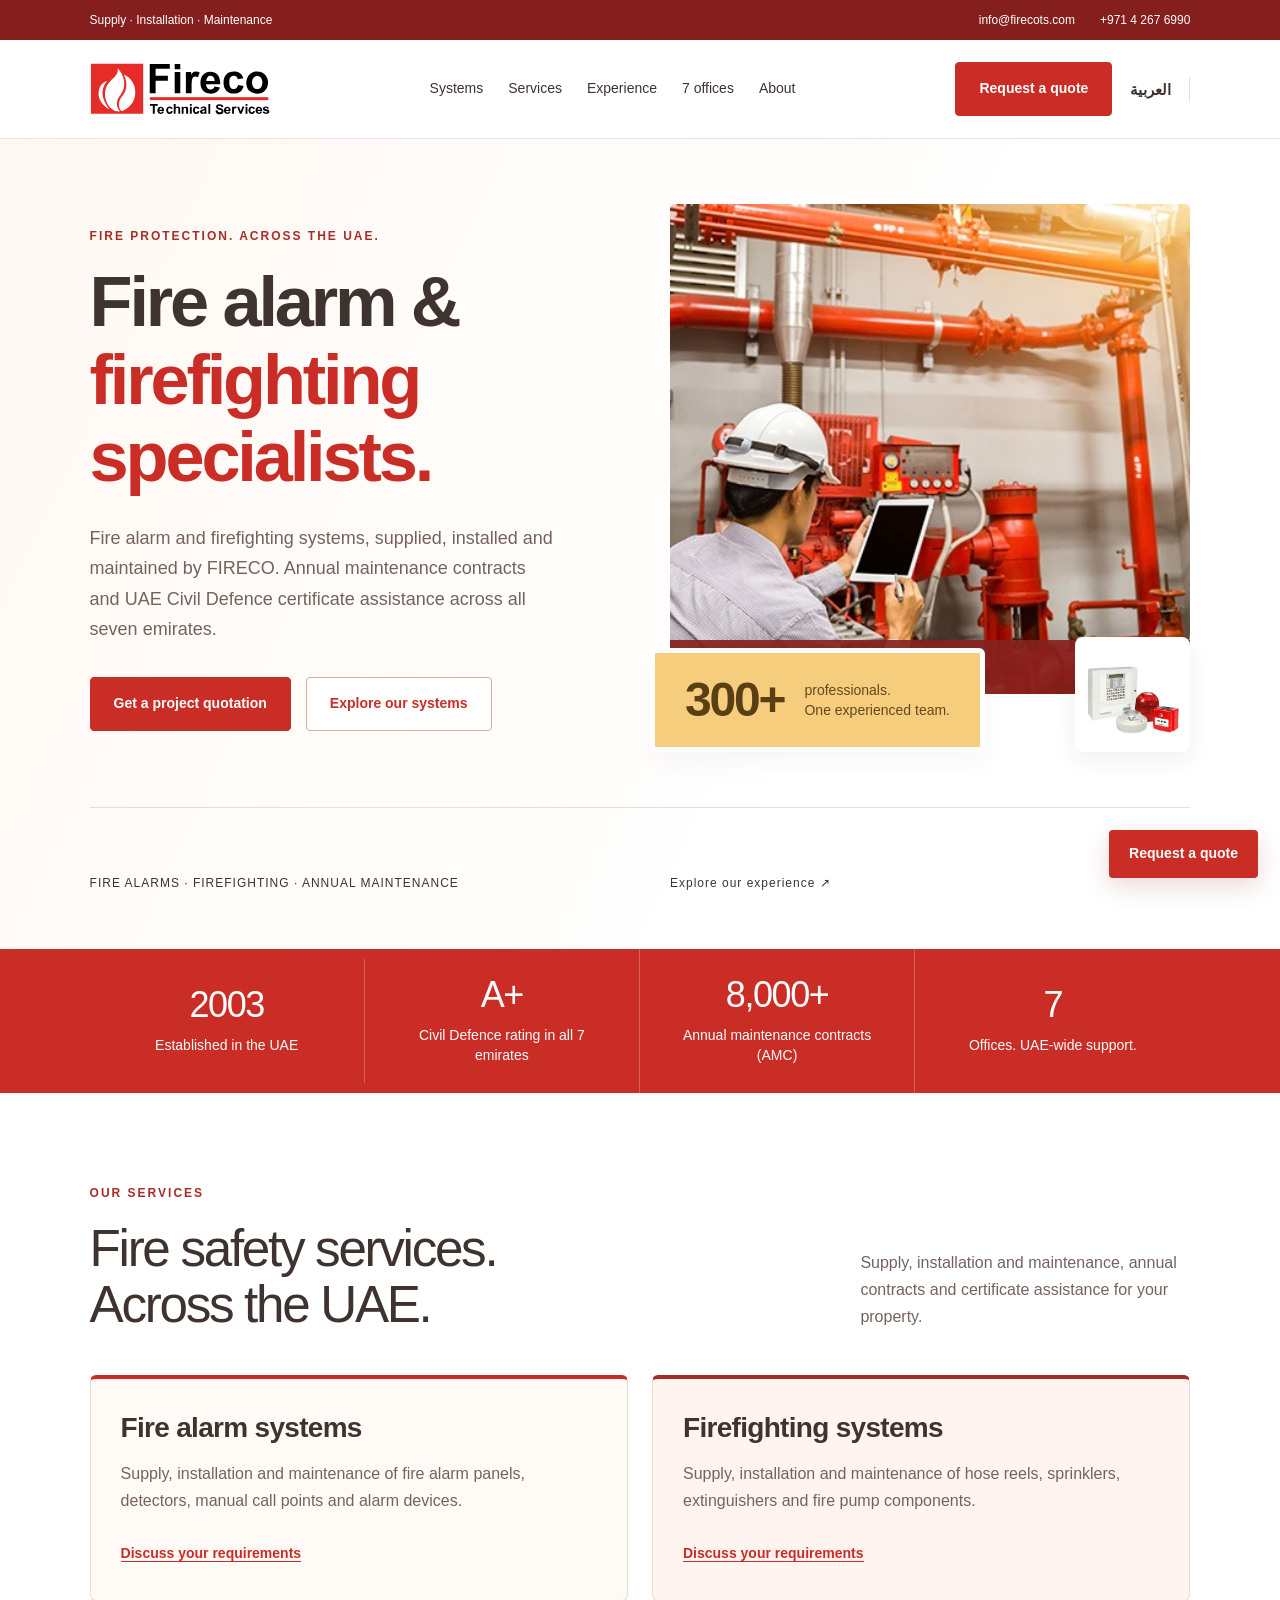
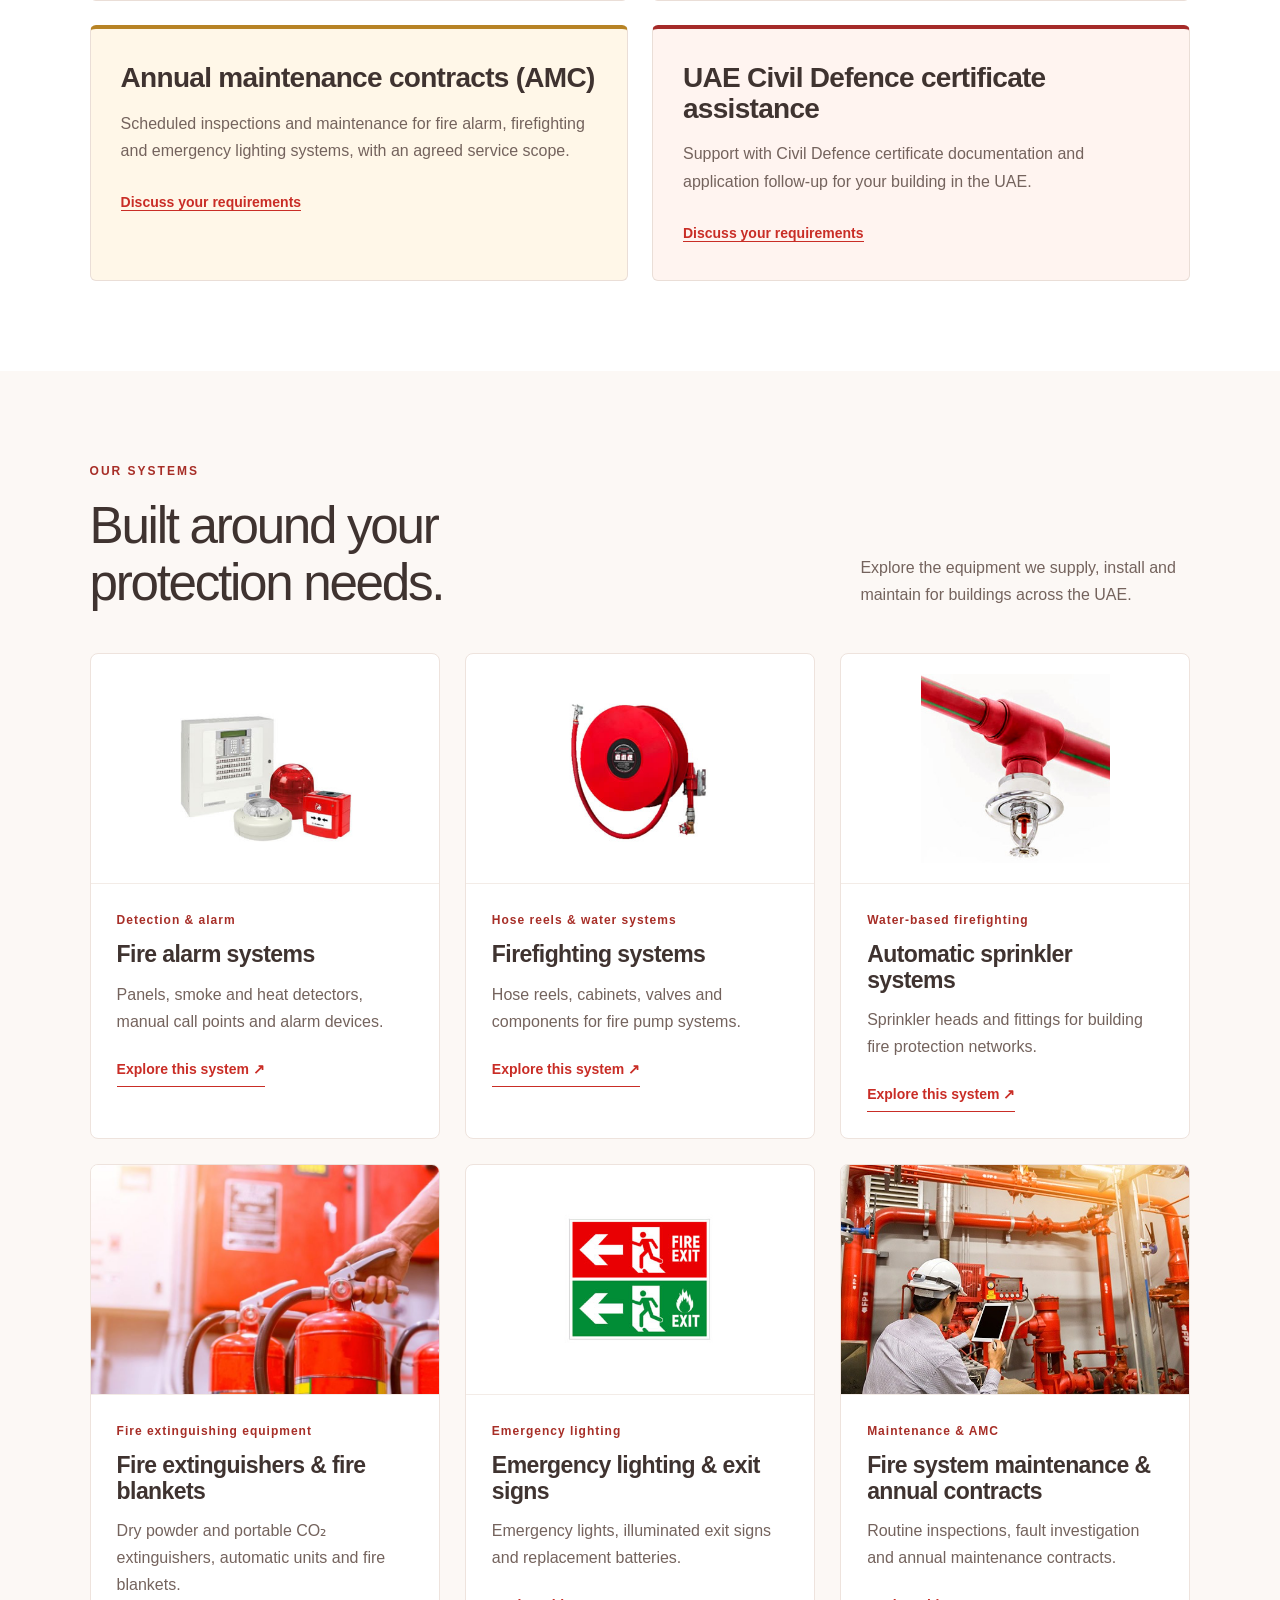
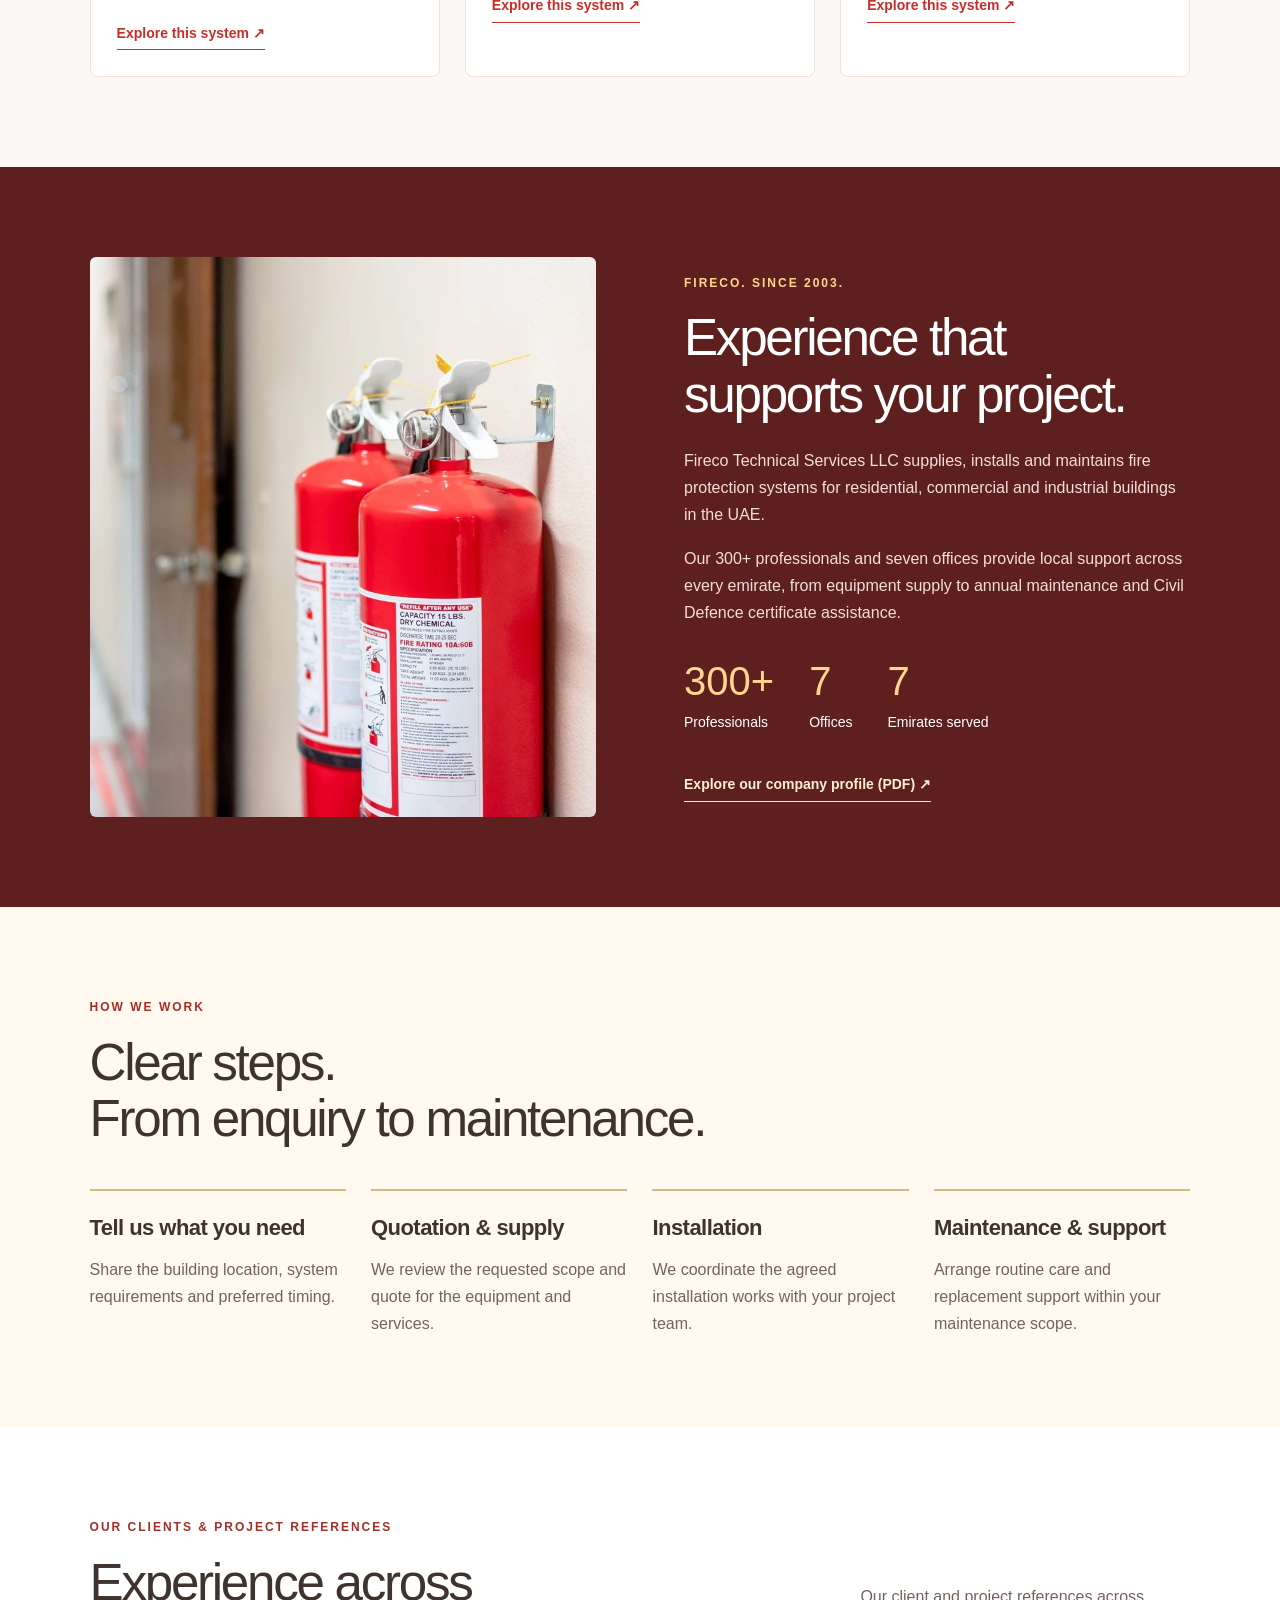
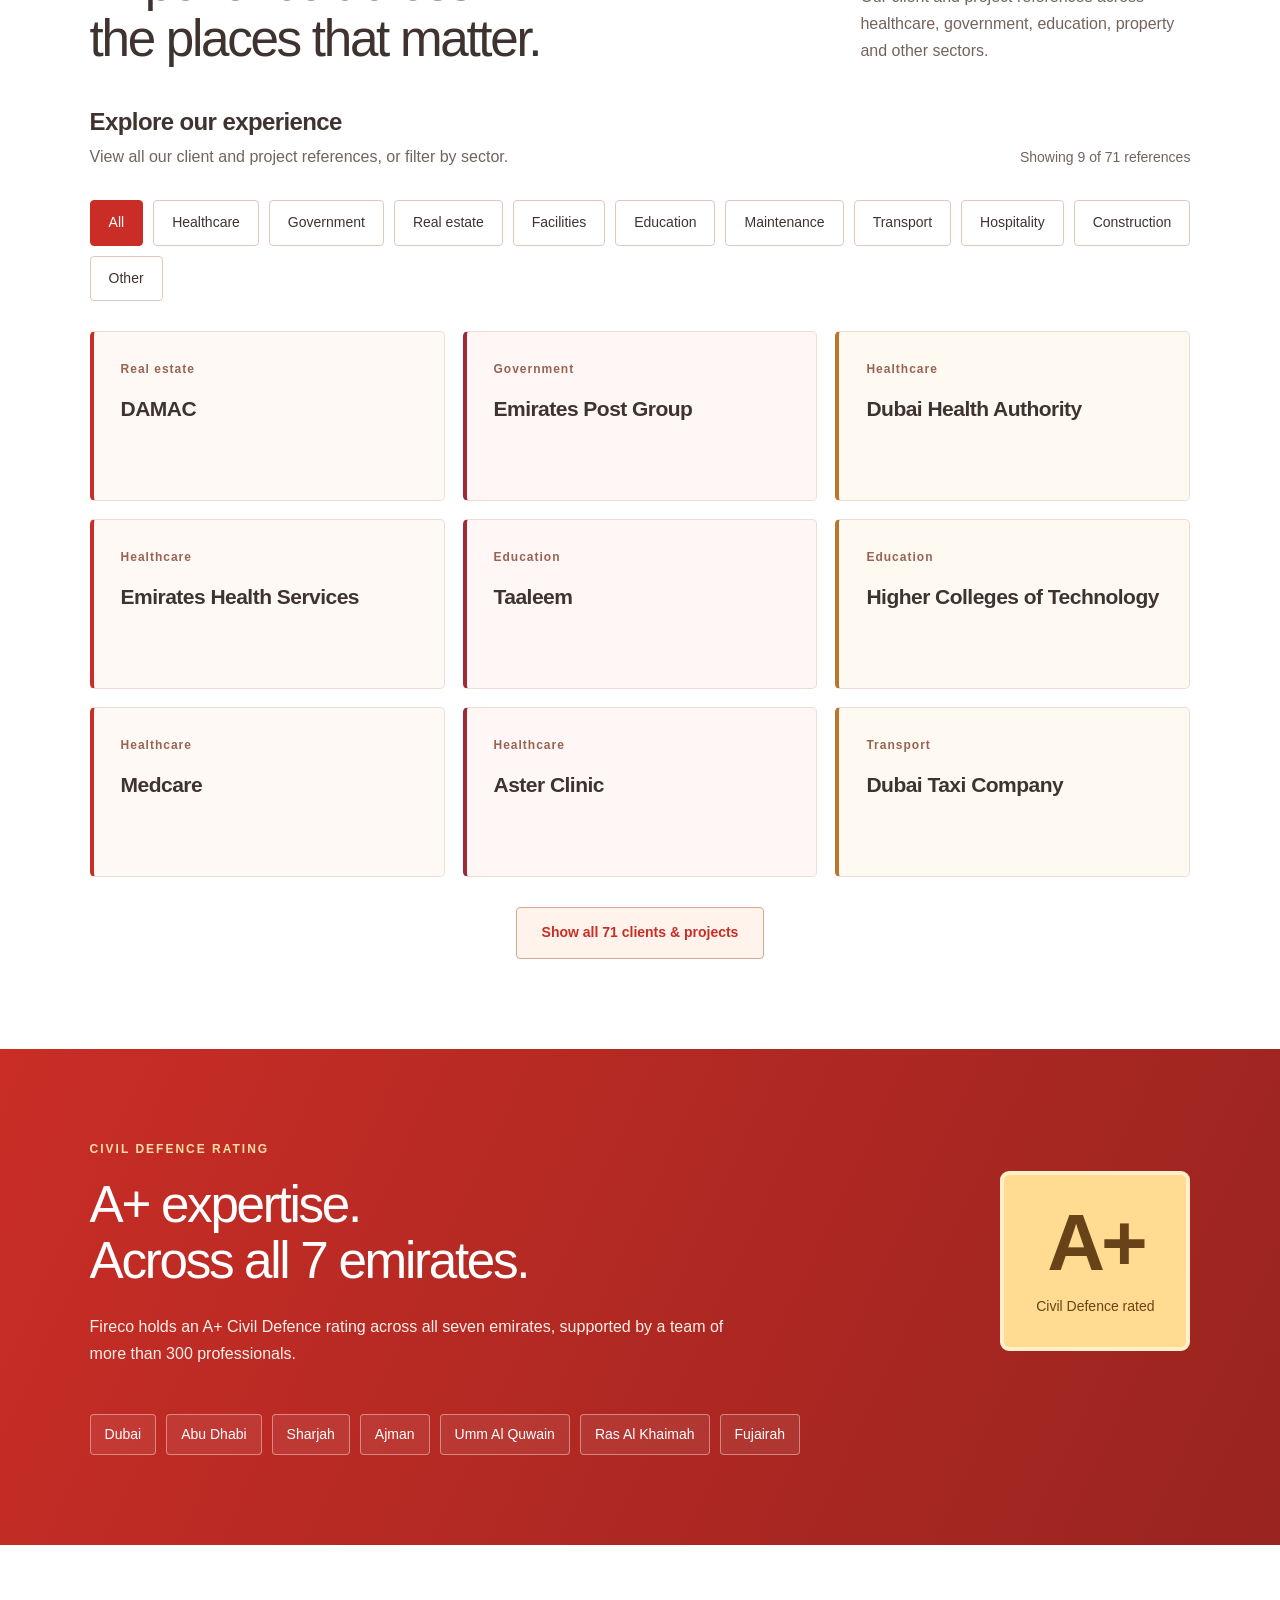
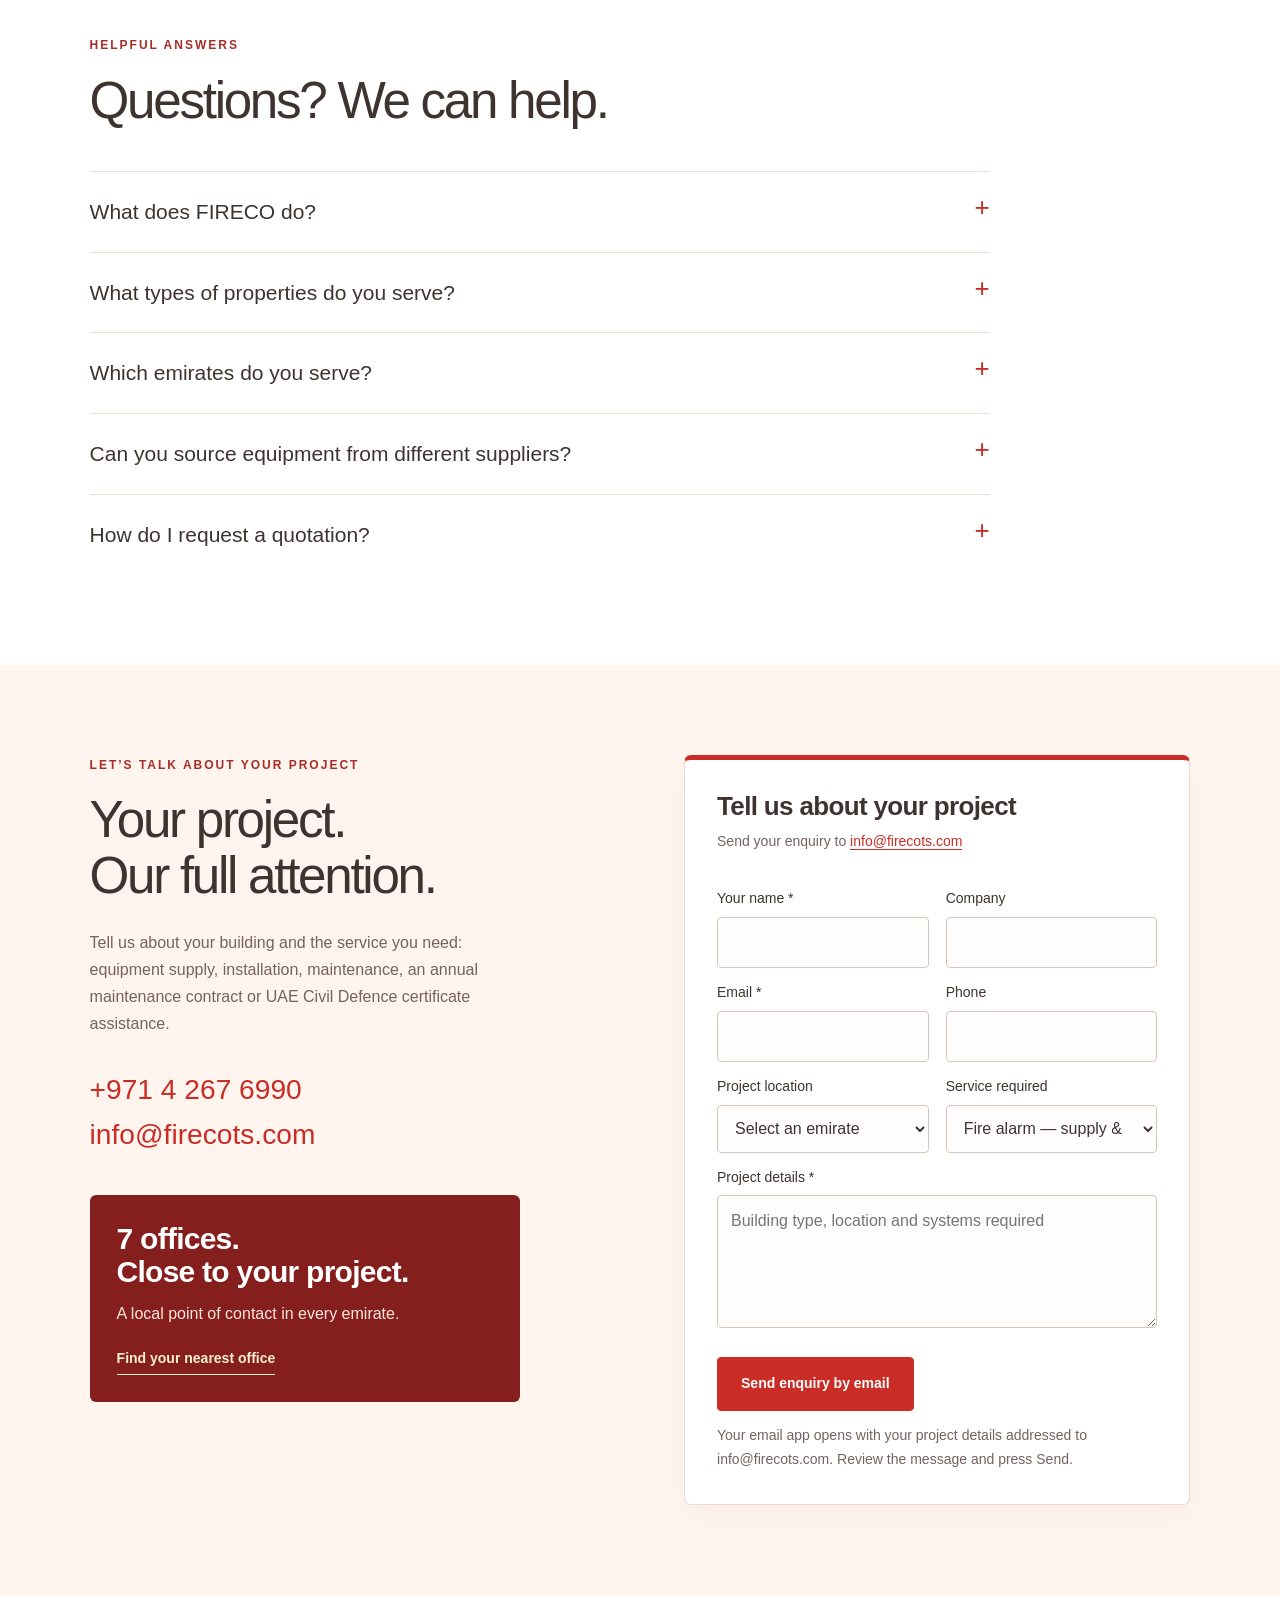
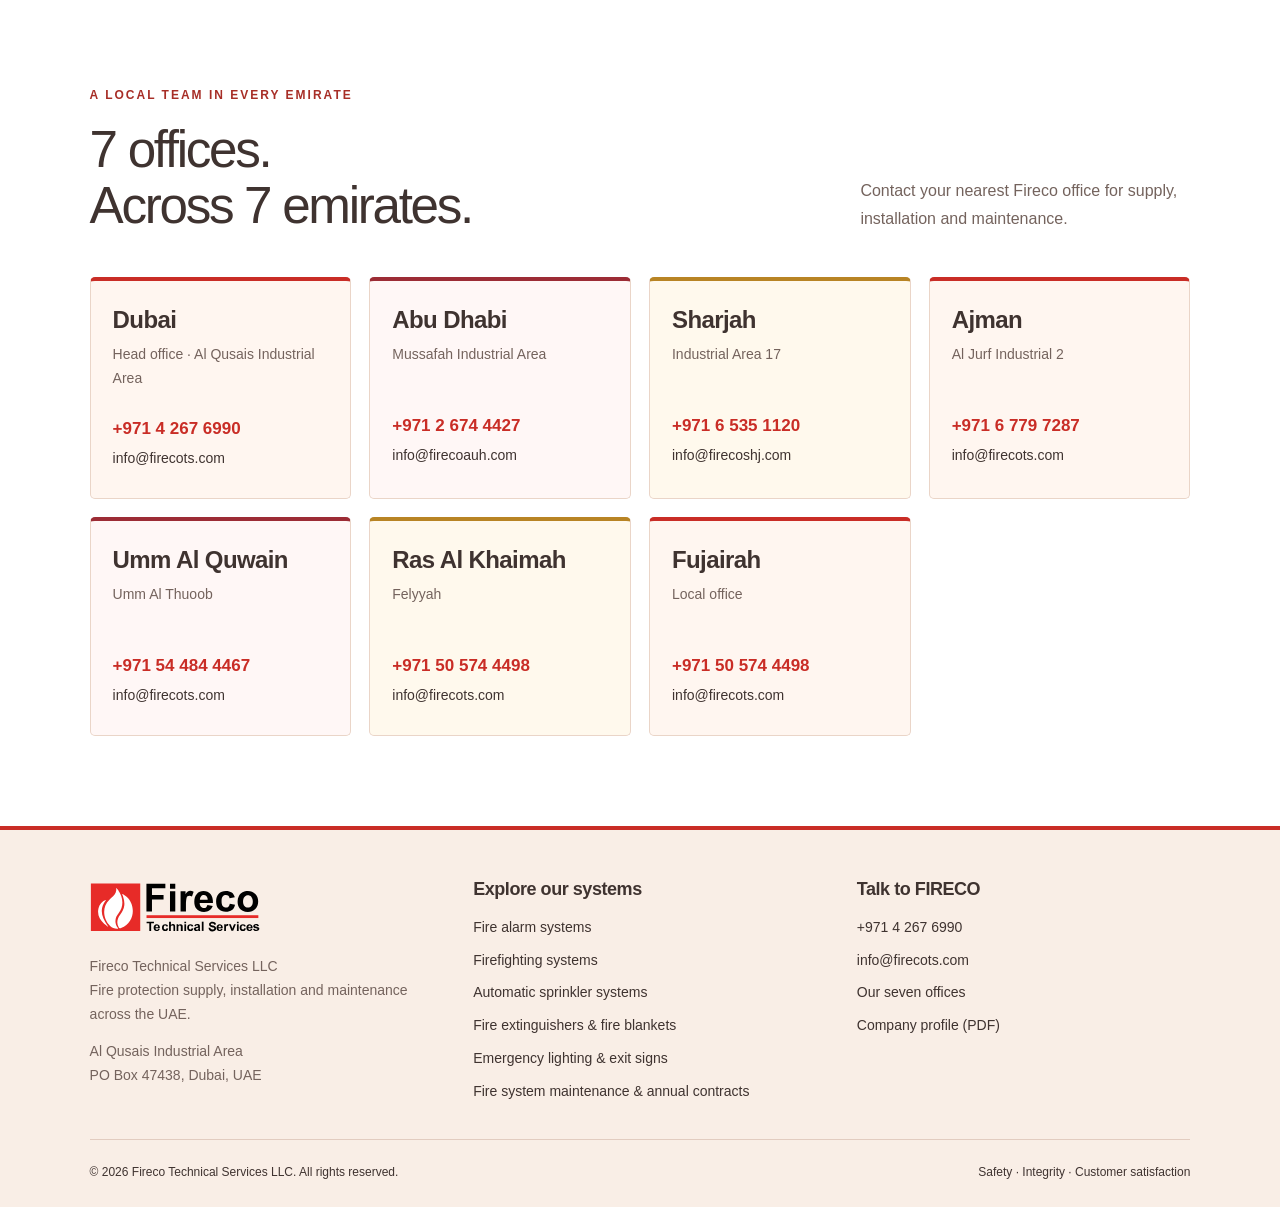
<file: index.html>
<!doctype html>
<html lang="en" dir="ltr">
<head><meta charset="utf-8"><meta name="viewport" content="width=device-width,initial-scale=1">
<title>FIRECO | Fire Alarm, Firefighting &amp; AMC Services UAE</title><meta name="description" content="Fire alarm and firefighting supply, installation and maintenance, annual maintenance contracts (AMC) and UAE Civil Defence certificate assistance. 7 offices across the UAE."><meta name="theme-color" content="#c92d26">
<link rel="canonical" href="https://firecots.com/">
<link rel="alternate" hreflang="en" href="https://firecots.com/"><link rel="alternate" hreflang="ar" href="https://firecots.com/ar/"><link rel="alternate" hreflang="x-default" href="https://firecots.com/">
<meta property="og:type" content="website"><meta property="og:title" content="FIRECO | Fire Alarm, Firefighting &amp; AMC Services UAE"><meta property="og:description" content="Fire alarm and firefighting supply, installation and maintenance, annual maintenance contracts (AMC) and UAE Civil Defence certificate assistance. 7 offices across the UAE."><meta property="og:url" content="https://firecots.com/"><meta property="og:image" content="https://firecots.com/team.png"><meta property="og:locale" content="en_AE"><meta property="og:site_name" content="FIRECO">
<link rel="icon" type="image/svg+xml" href="fireco-logo.svg"><link rel="stylesheet" href="site.css"><script src="site.js" defer></script><script type="application/ld+json">{"@context": "https://schema.org", "@graph": [{"@type": "Organization", "@id": "https://firecots.com/#organization", "name": "Fireco Technical Services LLC", "alternateName": "FIRECO", "url": "https://firecots.com/", "logo": "https://firecots.com/fireco-logo.svg", "foundingDate": "2003", "email": "info@firecots.com", "telephone": "+97142676990", "areaServed": [{"@type": "AdministrativeArea", "name": "Dubai"}, {"@type": "AdministrativeArea", "name": "Abu Dhabi"}, {"@type": "AdministrativeArea", "name": "Sharjah"}, {"@type": "AdministrativeArea", "name": "Ajman"}, {"@type": "AdministrativeArea", "name": "Umm Al Quwain"}, {"@type": "AdministrativeArea", "name": "Ras Al Khaimah"}, {"@type": "AdministrativeArea", "name": "Fujairah"}], "contactPoint": {"@type": "ContactPoint", "telephone": "+97142676990", "email": "info@firecots.com", "contactType": "sales", "availableLanguage": ["English", "Arabic"]}}, {"@type": "WebSite", "@id": "https://firecots.com/#website", "url": "https://firecots.com/", "name": "FIRECO", "inLanguage": ["en", "ar"], "publisher": {"@id": "https://firecots.com/#organization"}}]}</script></head>
<body><a class="skip-link" href="#main">Skip to content</a><div class="topbar"><div class="container"><span>Supply · Installation · Maintenance</span><div class="top-contact"><a href="mailto:info@firecots.com" dir="ltr">info@firecots.com</a><a href="tel:+97142676990" dir="ltr">+971 4 267 6990</a></div></div></div>
<header><div class="container header-inner"><a class="logo" href="index.html" aria-label="Fireco home"><img src="fireco-logo.svg" alt="Fireco Technical Services original logo" width="190" height="55"></a><nav id="main-nav" class="navlinks" aria-label="Main navigation"><a href="#systems">Systems</a><a href="#services">Services</a><a href="#clients">Experience</a><a href="#offices">7 offices</a><a href="#about">About</a></nav><div class="nav-actions"><a class="button" href="#contact">Request a quote</a><a class="language" href="ar/index.html" lang="ar" dir="rtl" aria-label="View this page in Arabic">العربية</a><button type="button" class="menu" aria-controls="main-nav" aria-expanded="false">Menu</button></div></div></header><main id="main"><section class="hero"><div class="container"><div class="hero-copy"><span class="eyebrow">FIRE PROTECTION. ACROSS THE UAE.</span><h1>Fire alarm &amp;<br><em>firefighting specialists.</em></h1><p>Fire alarm and firefighting systems, supplied, installed and maintained by FIRECO. Annual maintenance contracts and UAE Civil Defence certificate assistance across all seven emirates.</p><div class="hero-actions"><a class="button" href="#contact">Get a project quotation</a><a class="button secondary" href="#systems">Explore our systems</a></div></div><div class="hero-art"><img class="hero-photo" src="team.png" width="800" height="399" alt="Technician inspecting installed firefighting pumps and pipework" fetchpriority="high"><div class="hero-art-caption"><span>FROM EQUIPMENT TO ONGOING CARE</span><span>FIRECO</span></div><div class="hero-stat"><strong dir="ltr">300+</strong><span>professionals.<br>One experienced team.</span></div><img class="hero-small" src="alarms.jpg" alt="Fire alarm panel and detection devices" width="307" height="307"></div></div><div class="container hero-meta"><span>FIRE ALARMS · FIREFIGHTING · ANNUAL MAINTENANCE</span><a href="#clients">Explore our experience ↗</a></div></section>
<div class="trustband"><div class="container"><div class="trustitem"><strong dir="ltr">2003</strong><span>Established in the UAE</span></div><div class="trustitem"><strong dir="ltr">A+</strong><span>Civil Defence rating in all 7 emirates</span></div><div class="trustitem"><strong dir="ltr">8,000+</strong><span>Annual maintenance contracts (AMC)</span></div><div class="trustitem"><strong>7</strong><span>Offices. UAE-wide support.</span></div></div></div><section class="section" id="services"><div class="container"><div class="section-heading"><div><span class="eyebrow">OUR SERVICES</span><h2>Fire safety services.<br>Across the UAE.</h2></div><p>Supply, installation and maintenance, annual contracts and certificate assistance for your property.</p></div><div class="service-grid"><article class="service-card"><h3>Fire alarm systems</h3><p>Supply, installation and maintenance of fire alarm panels, detectors, manual call points and alarm devices.</p><a href="fire-alarm-systems.html">Discuss your requirements</a></article><article class="service-card"><h3>Firefighting systems</h3><p>Supply, installation and maintenance of hose reels, sprinklers, extinguishers and fire pump components.</p><a href="firefighting-systems.html">Discuss your requirements</a></article><article class="service-card"><h3>Annual maintenance contracts (AMC)</h3><p>Scheduled inspections and maintenance for fire alarm, firefighting and emergency lighting systems, with an agreed service scope.</p><a href="maintenance.html">Discuss your requirements</a></article><article class="service-card"><h3>UAE Civil Defence certificate assistance</h3><p>Support with Civil Defence certificate documentation and application follow-up for your building in the UAE.</p><a href="#contact">Discuss your requirements</a></article></div></div></section><section class="section systems-section" id="systems"><div class="container"><div class="section-heading"><div><span class="eyebrow">OUR SYSTEMS</span><h2>Built around your<br>protection needs.</h2></div><p>Explore the equipment we supply, install and maintain for buildings across the UAE.</p></div><div class="systems-grid"><a class="system-card" href="fire-alarm-systems.html"><div class="system-image "><img src="alarms.jpg" loading="lazy" alt="Fire alarm systems" width="307" height="307"></div><div class="system-copy"><span class="eyebrow">Detection &amp; alarm</span><h3>Fire alarm systems</h3><p>Panels, smoke and heat detectors, manual call points and alarm devices.</p><span class="textlink">Explore this system ↗</span></div></a><a class="system-card" href="firefighting-systems.html"><div class="system-image "><img src="hose-reel.jpg" loading="lazy" alt="Firefighting systems" width="307" height="307"></div><div class="system-copy"><span class="eyebrow">Hose reels &amp; water systems</span><h3>Firefighting systems</h3><p>Hose reels, cabinets, valves and components for fire pump systems.</p><span class="textlink">Explore this system ↗</span></div></a><a class="system-card" href="sprinkler-systems.html"><div class="system-image "><img src="sprinklers.jpg" loading="lazy" alt="Automatic sprinkler systems" width="307" height="307"></div><div class="system-copy"><span class="eyebrow">Water-based firefighting</span><h3>Automatic sprinkler systems</h3><p>Sprinkler heads and fittings for building fire protection networks.</p><span class="textlink">Explore this system ↗</span></div></a><a class="system-card" href="fire-extinguishers.html"><div class="system-image photo"><img src="extinguishers.png" loading="lazy" alt="Fire extinguishers &amp; fire blankets" width="768" height="512"></div><div class="system-copy"><span class="eyebrow">Fire extinguishing equipment</span><h3>Fire extinguishers &amp; fire blankets</h3><p>Dry powder and portable CO₂ extinguishers, automatic units and fire blankets.</p><span class="textlink">Explore this system ↗</span></div></a><a class="system-card" href="emergency-lighting.html"><div class="system-image "><img src="exit-lights.jpg" loading="lazy" alt="Emergency lighting &amp; exit signs" width="307" height="307"></div><div class="system-copy"><span class="eyebrow">Emergency lighting</span><h3>Emergency lighting &amp; exit signs</h3><p>Emergency lights, illuminated exit signs and replacement batteries.</p><span class="textlink">Explore this system ↗</span></div></a><a class="system-card" href="maintenance.html"><div class="system-image photo"><img src="team.png" loading="lazy" alt="Fire system maintenance &amp; annual contracts" width="800" height="399"></div><div class="system-copy"><span class="eyebrow">Maintenance &amp; AMC</span><h3>Fire system maintenance &amp; annual contracts</h3><p>Routine inspections, fault investigation and annual maintenance contracts.</p><span class="textlink">Explore this system ↗</span></div></a></div></div></section><section class="section about-section" id="about"><div class="container about-grid"><img src="installed-extinguishers.jpg" width="1400" height="934" loading="lazy" alt="Wall-mounted fire extinguishers inside a building"><div><span class="eyebrow">FIRECO. SINCE 2003.</span><h2>Experience that<br>supports your project.</h2><p>Fireco Technical Services LLC supplies, installs and maintains fire protection systems for residential, commercial and industrial buildings in the UAE.</p><p>Our 300+ professionals and seven offices provide local support across every emirate, from equipment supply to annual maintenance and Civil Defence certificate assistance.</p><div class="about-facts"><div><strong dir="ltr">300+</strong><span>Professionals</span></div><div><strong>7</strong><span>Offices</span></div><div><strong>7</strong><span>Emirates served</span></div></div><a class="textlink" href="FIRECO.pdf" target="_blank" rel="noopener">Explore our company profile (PDF) ↗</a></div></div></section><section class="section delivery"><div class="container"><div class="section-heading"><div><span class="eyebrow">HOW WE WORK</span><h2>Clear steps.<br>From enquiry to maintenance.</h2></div></div><div class="steps"><article class="step"><h3>Tell us what you need</h3><p>Share the building location, system requirements and preferred timing.</p></article><article class="step"><h3>Quotation & supply</h3><p>We review the requested scope and quote for the equipment and services.</p></article><article class="step"><h3>Installation</h3><p>We coordinate the agreed installation works with your project team.</p></article><article class="step"><h3>Maintenance & support</h3><p>Arrange routine care and replacement support within your maintenance scope.</p></article></div></div></section><section class="section" id="clients"><div class="container"><div class="section-heading"><div><span class="eyebrow">OUR CLIENTS & PROJECT REFERENCES</span><h2>Experience across<br>the places that matter.</h2></div><p>Our client and project references across healthcare, government, education, property and other sectors.</p></div><div class="portfolio-header"><div><h3>Explore our experience</h3><p>View all our client and project references, or filter by sector.</p></div><p class="project-count" id="projectcount" role="status" aria-live="polite">71 client and project references</p></div><div class="filters" role="group" aria-label="Filter by sector"><button type="button" data-filter="All" aria-pressed="true">All</button><button type="button" data-filter="Healthcare" aria-pressed="false">Healthcare</button><button type="button" data-filter="Government" aria-pressed="false">Government</button><button type="button" data-filter="Real estate" aria-pressed="false">Real estate</button><button type="button" data-filter="Facilities" aria-pressed="false">Facilities</button><button type="button" data-filter="Education" aria-pressed="false">Education</button><button type="button" data-filter="Maintenance" aria-pressed="false">Maintenance</button><button type="button" data-filter="Transport" aria-pressed="false">Transport</button><button type="button" data-filter="Hospitality" aria-pressed="false">Hospitality</button><button type="button" data-filter="Construction" aria-pressed="false">Construction</button><button type="button" data-filter="Other" aria-pressed="false">Other</button></div><div class="projects" id="client-projects"><article class="project" data-sector="Real estate"><span class="eyebrow">Real estate</span><h3 lang="en" dir="ltr">DAMAC</h3></article><article class="project" data-sector="Government"><span class="eyebrow">Government</span><h3 lang="en" dir="ltr">Emirates Post Group</h3></article><article class="project" data-sector="Healthcare"><span class="eyebrow">Healthcare</span><h3 lang="en" dir="ltr">Dubai Health Authority</h3></article><article class="project" data-sector="Healthcare"><span class="eyebrow">Healthcare</span><h3 lang="en" dir="ltr">Emirates Health Services</h3></article><article class="project" data-sector="Education"><span class="eyebrow">Education</span><h3 lang="en" dir="ltr">Taaleem</h3></article><article class="project" data-sector="Education"><span class="eyebrow">Education</span><h3 lang="en" dir="ltr">Higher Colleges of Technology</h3></article><article class="project" data-sector="Healthcare"><span class="eyebrow">Healthcare</span><h3 lang="en" dir="ltr">Medcare</h3></article><article class="project" data-sector="Healthcare"><span class="eyebrow">Healthcare</span><h3 lang="en" dir="ltr">Aster Clinic</h3></article><article class="project" data-sector="Transport"><span class="eyebrow">Transport</span><h3 lang="en" dir="ltr">Dubai Taxi Company</h3></article><article class="project" data-sector="Hospitality"><span class="eyebrow">Hospitality</span><h3 lang="en" dir="ltr">Radisson Hotel Group</h3></article><article class="project" data-sector="Construction"><span class="eyebrow">Construction</span><h3 lang="en" dir="ltr">Al Naboodah</h3></article><article class="project" data-sector="Construction"><span class="eyebrow">Construction</span><h3 lang="en" dir="ltr">Al Ghurair Construction</h3></article><article class="project" data-sector="Healthcare"><span class="eyebrow">Healthcare</span><h3 lang="en" dir="ltr">Kalba Hospital</h3><p>Sharjah</p></article><article class="project" data-sector="Healthcare"><span class="eyebrow">Healthcare</span><h3 lang="en" dir="ltr">Dhaid Hospital</h3><p>Sharjah</p></article><article class="project" data-sector="Healthcare"><span class="eyebrow">Healthcare</span><h3 lang="en" dir="ltr">Nazwa Health Center</h3><p>Sharjah</p></article><article class="project" data-sector="Healthcare"><span class="eyebrow">Healthcare</span><h3 lang="en" dir="ltr">Khorfakkan Health Center</h3><p>Sharjah</p></article><article class="project" data-sector="Healthcare"><span class="eyebrow">Healthcare</span><h3 lang="en" dir="ltr">Al Madam Health Center</h3><p>Sharjah</p></article><article class="project" data-sector="Healthcare"><span class="eyebrow">Healthcare</span><h3 lang="en" dir="ltr">Kalba Preventive Medicine Center</h3><p>Sharjah</p></article><article class="project" data-sector="Healthcare"><span class="eyebrow">Healthcare</span><h3 lang="en" dir="ltr">Qassimi Hospital</h3><p>Sharjah</p></article><article class="project" data-sector="Healthcare"><span class="eyebrow">Healthcare</span><h3 lang="en" dir="ltr">Shaam Hospital</h3><p>Ras Al Khaimah</p></article><article class="project" data-sector="Healthcare"><span class="eyebrow">Healthcare</span><h3 lang="en" dir="ltr">Abdullah Bin Omran Hospital</h3><p>Ras Al Khaimah</p></article><article class="project" data-sector="Healthcare"><span class="eyebrow">Healthcare</span><h3 lang="en" dir="ltr">Saqar Hospital</h3><p>Ras Al Khaimah</p></article><article class="project" data-sector="Healthcare"><span class="eyebrow">Healthcare</span><h3 lang="en" dir="ltr">Preventive Medicine</h3><p>Fujairah</p></article><article class="project" data-sector="Healthcare"><span class="eyebrow">Healthcare</span><h3 lang="en" dir="ltr">Madina PHC</h3><p>Fujairah</p></article><article class="project" data-sector="Healthcare"><span class="eyebrow">Healthcare</span><h3 lang="en" dir="ltr">Al-Faseel Family Health Promotion Center</h3><p>Fujairah</p></article><article class="project" data-sector="Healthcare"><span class="eyebrow">Healthcare</span><h3 lang="en" dir="ltr">Khulabiya PHC</h3><p>Fujairah</p></article><article class="project" data-sector="Government"><span class="eyebrow">Government</span><h3 lang="en" dir="ltr">Various Post Office Sites</h3><p>Dubai, Northern Emirates, Abu Dhabi &amp; Al Ain</p></article><article class="project" data-sector="Government"><span class="eyebrow">Government</span><h3 lang="en" dir="ltr">Dubai Police — Various Locations</h3><p>Dubai</p></article><article class="project" data-sector="Government"><span class="eyebrow">Government</span><h3 lang="en" dir="ltr">Ministry of Interior Buildings</h3><p>Dubai, Northern Emirates, Abu Dhabi &amp; Al Ain</p></article><article class="project" data-sector="Government"><span class="eyebrow">Government</span><h3 lang="en" dir="ltr">Federal Authority of Identity &amp; Citizenship</h3><p>Dubai, Abu Dhabi, Al Ain &amp; Northern Emirates</p></article><article class="project" data-sector="Government"><span class="eyebrow">Government</span><h3 lang="en" dir="ltr">Ministry of Economy</h3><p>UAE</p></article><article class="project" data-sector="Government"><span class="eyebrow">Government</span><h3 lang="en" dir="ltr">Ministry of Climate Change and Environment</h3><p>UAE</p></article><article class="project" data-sector="Government"><span class="eyebrow">Government</span><h3 lang="en" dir="ltr">Ministry of Health</h3><p>UAE</p></article><article class="project" data-sector="Government"><span class="eyebrow">Government</span><h3 lang="en" dir="ltr">Ministry of Human Resource</h3><p>UAE</p></article><article class="project" data-sector="Real estate"><span class="eyebrow">Real estate</span><h3 lang="en" dir="ltr">Sultan Bin Ali Al Owais Real Estate LLC</h3><p>Dubai</p></article><article class="project" data-sector="Real estate"><span class="eyebrow">Real estate</span><h3 lang="en" dir="ltr">Skook Real Estate</h3><p>Dubai</p></article><article class="project" data-sector="Real estate"><span class="eyebrow">Real estate</span><h3 lang="en" dir="ltr">Al Samail Real Estate</h3><p>Dubai</p></article><article class="project" data-sector="Real estate"><span class="eyebrow">Real estate</span><h3 lang="en" dir="ltr">Deira Orient Real Estate</h3><p>Dubai</p></article><article class="project" data-sector="Real estate"><span class="eyebrow">Real estate</span><h3 lang="en" dir="ltr">Maqar Al Aman Real Estate</h3><p>Abu Dhabi</p></article><article class="project" data-sector="Real estate"><span class="eyebrow">Real estate</span><h3 lang="en" dir="ltr">Al Baz Real Estate</h3><p>Abu Dhabi</p></article><article class="project" data-sector="Real estate"><span class="eyebrow">Real estate</span><h3 lang="en" dir="ltr">Al Rowaa Real Estate LLC — Abu Dhabi Branch</h3><p>Abu Dhabi</p></article><article class="project" data-sector="Real estate"><span class="eyebrow">Real estate</span><h3 lang="en" dir="ltr">Al Makhawi Real Estate</h3><p>Abu Dhabi</p></article><article class="project" data-sector="Facilities"><span class="eyebrow">Facilities</span><h3 lang="en" dir="ltr">Al Bonian Facilities Management Services LLC</h3><p>UAE</p></article><article class="project" data-sector="Facilities"><span class="eyebrow">Facilities</span><h3 lang="en" dir="ltr">Bloom Facilities Management</h3><p>Dubai</p></article><article class="project" data-sector="Facilities"><span class="eyebrow">Facilities</span><h3 lang="en" dir="ltr">Reliance Facilities Management LLC</h3><p>UAE</p></article><article class="project" data-sector="Facilities"><span class="eyebrow">Facilities</span><h3 lang="en" dir="ltr">Al Benaa Alshamel Facilities Management Co LLC</h3><p>UAE</p></article><article class="project" data-sector="Facilities"><span class="eyebrow">Facilities</span><h3 lang="en" dir="ltr">Inspire Integrated Facilities Management</h3><p>Abu Dhabi</p></article><article class="project" data-sector="Facilities"><span class="eyebrow">Facilities</span><h3 lang="en" dir="ltr">Al Futtaim Engineering</h3><p>UAE</p></article><article class="project" data-sector="Facilities"><span class="eyebrow">Facilities</span><h3 lang="en" dir="ltr">Enova Facilities Management Services LLC</h3><p>Abu Dhabi</p></article><article class="project" data-sector="Education"><span class="eyebrow">Education</span><h3 lang="en" dir="ltr">Amity International School</h3><p>Dubai</p></article><article class="project" data-sector="Education"><span class="eyebrow">Education</span><h3 lang="en" dir="ltr">Global Indian International School</h3><p>Abu Dhabi</p></article><article class="project" data-sector="Education"><span class="eyebrow">Education</span><h3 lang="en" dir="ltr">The Philippine School</h3><p>Dubai</p></article><article class="project" data-sector="Education"><span class="eyebrow">Education</span><h3 lang="en" dir="ltr">Mushairif School C1</h3><p>Ajman</p></article><article class="project" data-sector="Education"><span class="eyebrow">Education</span><h3 lang="en" dir="ltr">Al Maeried School C1</h3><p>Ras Al Khaimah</p></article><article class="project" data-sector="Maintenance"><span class="eyebrow">Maintenance</span><h3 lang="en" dir="ltr">Imdaad LLC</h3><p>Annual maintenance</p></article><article class="project" data-sector="Maintenance"><span class="eyebrow">Maintenance</span><h3 lang="en" dir="ltr">Al Sultan Electromechanical</h3><p>Annual maintenance</p></article><article class="project" data-sector="Maintenance"><span class="eyebrow">Maintenance</span><h3 lang="en" dir="ltr">Khidmah Sole Proprietorship LLC</h3><p>Annual maintenance</p></article><article class="project" data-sector="Maintenance"><span class="eyebrow">Maintenance</span><h3 lang="en" dir="ltr">Landmark Group</h3><p>Annual maintenance</p></article><article class="project" data-sector="Maintenance"><span class="eyebrow">Maintenance</span><h3 lang="en" dir="ltr">Al Shafar Contracting</h3><p>Annual maintenance</p></article><article class="project" data-sector="Real estate"><span class="eyebrow">Real estate</span><h3 lang="en" dir="ltr">M.B.H Properties</h3></article><article class="project" data-sector="Education"><span class="eyebrow">Education</span><h3 lang="en" dir="ltr">Emirates Schools Establishment</h3></article><article class="project" data-sector="Construction"><span class="eyebrow">Construction</span><h3 lang="en" dir="ltr">Khansaheb Civil Engineering</h3></article><article class="project" data-sector="Other"><span class="eyebrow">Other</span><h3 lang="en" dir="ltr">Al Jaber</h3></article><article class="project" data-sector="Real estate"><span class="eyebrow">Real estate</span><h3 lang="en" dir="ltr">SBK Real Estate</h3></article><article class="project" data-sector="Construction"><span class="eyebrow">Construction</span><h3 lang="en" dir="ltr">Bin Shafar Contracting LLC</h3></article><article class="project" data-sector="Other"><span class="eyebrow">Other</span><h3 lang="en" dir="ltr">LIFE</h3></article><article class="project" data-sector="Other"><span class="eyebrow">Other</span><h3 lang="en" dir="ltr">The Galleria — Al Maryah Island</h3></article><article class="project" data-sector="Hospitality"><span class="eyebrow">Hospitality</span><h3 lang="en" dir="ltr">Holiday Inn by IHG</h3></article><article class="project" data-sector="Education"><span class="eyebrow">Education</span><h3 lang="en" dir="ltr">Mirdif American School</h3></article><article class="project" data-sector="Other"><span class="eyebrow">Other</span><h3 lang="en" dir="ltr">Landmark Arabia</h3></article><article class="project" data-sector="Other"><span class="eyebrow">Other</span><h3 lang="en" dir="ltr">Al Maya Group</h3></article></div><button class="loadmore" id="moreprojects" type="button" aria-controls="client-projects" hidden>Show all clients & projects</button></div></section><section class="section ratingband"><div class="container"><div class="rating-grid"><div><span class="eyebrow">CIVIL DEFENCE RATING</span><h2>A+ expertise.<br>Across all 7 emirates.</h2><p>Fireco holds an A+ Civil Defence rating across all seven emirates, supported by a team of more than 300 professionals.</p></div><div class="rating-badge"><strong dir="ltr">A+</strong><span>Civil Defence rated</span></div></div><div class="emirate-tags"><span>Dubai</span><span>Abu Dhabi</span><span>Sharjah</span><span>Ajman</span><span>Umm Al Quwain</span><span>Ras Al Khaimah</span><span>Fujairah</span></div></div></section><section class="section"><div class="container"><div class="section-heading"><div><span class="eyebrow">HELPFUL ANSWERS</span><h2>Questions? We can help.</h2></div></div><div class="faq-list"><details><summary>What does FIRECO do?</summary><p>We supply, install and maintain fire alarm and firefighting systems, offer annual maintenance contracts (AMC), and assist with UAE Civil Defence certificate documentation and application follow-up.</p></details><details><summary>What types of properties do you serve?</summary><p>Our services support residential, commercial and industrial buildings and properties across the UAE.</p></details><details><summary>Which emirates do you serve?</summary><p>Our seven offices serve all seven emirates: Dubai, Abu Dhabi, Sharjah, Ajman, Umm Al Quwain, Ras Al Khaimah and Fujairah.</p></details><details><summary>Can you source equipment from different suppliers?</summary><p>Yes. We buy from different suppliers according to project requirements. Send your equipment list and system specifications to discuss supply options.</p></details><details><summary>How do I request a quotation?</summary><p>Call our team or email your building location and required services to info@firecots.com.</p></details></div></div></section><section id="contact" class="section contact-section"><div class="container contact-grid"><div class="contact-copy"><span class="eyebrow">LET’S TALK ABOUT YOUR PROJECT</span><h2>Your project.<br>Our full attention.</h2><p>Tell us about your building and the service you need: equipment supply, installation, maintenance, an annual maintenance contract or UAE Civil Defence certificate assistance.</p><div class="contact-links"><a href="tel:+97142676990" dir="ltr">+971 4 267 6990</a><a href="mailto:info@firecots.com" dir="ltr">info@firecots.com</a></div><div class="office-callout"><h3>7 offices.<br>Close to your project.</h3><p>A local point of contact in every emirate.</p><a class="textlink" href="#offices">Find your nearest office</a></div></div>
<form class="enquiry-form" id="enquiry"><h3>Tell us about your project</h3><p class="form-destination">Send your enquiry to <a href="mailto:info@firecots.com" dir="ltr">info@firecots.com</a></p><div class="form-row"><div class="field"><label for="name">Your name *</label><input id="name" name="name" type="text" required autocomplete=name maxlength="100"></div><div class="field"><label for="company">Company</label><input id="company" name="company" type="text"  autocomplete=organization maxlength="100"></div></div><div class="form-row"><div class="field"><label for="email">Email *</label><input id="email" name="email" type="email" required autocomplete=email maxlength="254"></div><div class="field"><label for="phone">Phone</label><input id="phone" name="phone" type="tel"  autocomplete=tel maxlength="100"></div></div><div class="form-row"><div class="field"><label for="location">Project location</label><select id="location" name="location"><option value="">Select an emirate</option><option>Dubai</option><option>Abu Dhabi</option><option>Sharjah</option><option>Ajman</option><option>Umm Al Quwain</option><option>Ras Al Khaimah</option><option>Fujairah</option></select></div><div class="field"><label for="need">Service required</label><select id="need" name="need"><option>Fire alarm — supply & installation</option><option>Fire alarm — maintenance</option><option>Firefighting — supply & installation</option><option>Firefighting — maintenance</option><option>Equipment supply</option><option>Annual maintenance contract (AMC)</option><option>UAE Civil Defence certificate assistance</option></select></div></div><div class="field"><label for="message">Project details *</label><textarea id="message" name="message" rows="4" required maxlength="1600" placeholder="Building type, location and systems required"></textarea></div><button class="button" type="submit">Send enquiry by email</button><p class="form-note" id="form-note">Your email app opens with your project details addressed to info@firecots.com. Review the message and press Send.</p></form></div></section><section id="offices" class="section"><div class="container"><div class="section-heading"><div><span class="eyebrow">A LOCAL TEAM IN EVERY EMIRATE</span><h2>7 offices.<br>Across 7 emirates.</h2></div><p>Contact your nearest Fireco office for supply, installation and maintenance.</p></div><div class="office-grid"><article class="office-card"><h3>Dubai</h3><p>Head office · Al Qusais Industrial Area</p><a href="tel:+97142676990" dir="ltr">+971 4 267 6990</a><a href="mailto:info@firecots.com" dir="ltr">info@firecots.com</a></article><article class="office-card"><h3>Abu Dhabi</h3><p>Mussafah Industrial Area</p><a href="tel:+97126744427" dir="ltr">+971 2 674 4427</a><a href="mailto:info@firecoauh.com" dir="ltr">info@firecoauh.com</a></article><article class="office-card"><h3>Sharjah</h3><p>Industrial Area 17</p><a href="tel:+97165351120" dir="ltr">+971 6 535 1120</a><a href="mailto:info@firecoshj.com" dir="ltr">info@firecoshj.com</a></article><article class="office-card"><h3>Ajman</h3><p>Al Jurf Industrial 2</p><a href="tel:+97167797287" dir="ltr">+971 6 779 7287</a><a href="mailto:info@firecots.com" dir="ltr">info@firecots.com</a></article><article class="office-card"><h3>Umm Al Quwain</h3><p>Umm Al Thuoob</p><a href="tel:+971544844467" dir="ltr">+971 54 484 4467</a><a href="mailto:info@firecots.com" dir="ltr">info@firecots.com</a></article><article class="office-card"><h3>Ras Al Khaimah</h3><p>Felyyah</p><a href="tel:+971505744498" dir="ltr">+971 50 574 4498</a><a href="mailto:info@firecots.com" dir="ltr">info@firecots.com</a></article><article class="office-card"><h3>Fujairah</h3><p>Local office</p><a href="tel:+971505744498" dir="ltr">+971 50 574 4498</a><a href="mailto:info@firecots.com" dir="ltr">info@firecots.com</a></article></div></div></section></main><footer><div class="container"><div class="footer-main"><div class="footer-brand"><a href="index.html"><img class="footer-logo" src="fireco-logo.svg" alt="FIRECO" width="190" height="55" loading="lazy"></a><p>Fireco Technical Services LLC<br>Fire protection supply, installation and maintenance across the UAE.</p><p>Al Qusais Industrial Area<br>PO Box 47438, Dubai, UAE</p></div><div><h3>Explore our systems</h3><div class="footer-links"><a href="fire-alarm-systems.html">Fire alarm systems</a><a href="firefighting-systems.html">Firefighting systems</a><a href="sprinkler-systems.html">Automatic sprinkler systems</a><a href="fire-extinguishers.html">Fire extinguishers &amp; fire blankets</a><a href="emergency-lighting.html">Emergency lighting &amp; exit signs</a><a href="maintenance.html">Fire system maintenance &amp; annual contracts</a></div></div><div><h3>Talk to FIRECO</h3><div class="footer-links"><a href="tel:+97142676990" dir="ltr">+971 4 267 6990</a><a href="mailto:info@firecots.com" dir="ltr">info@firecots.com</a><a href="#offices">Our seven offices</a><a href="FIRECO.pdf" target="_blank" rel="noopener">Company profile (PDF)</a></div></div></div><div class="footer-base"><span>© 2026 Fireco Technical Services LLC. All rights reserved.</span><span>Safety · Integrity · Customer satisfaction</span></div></div></footer><a class="stickyquote" href="#contact">Request a quote</a></body></html>
</file>
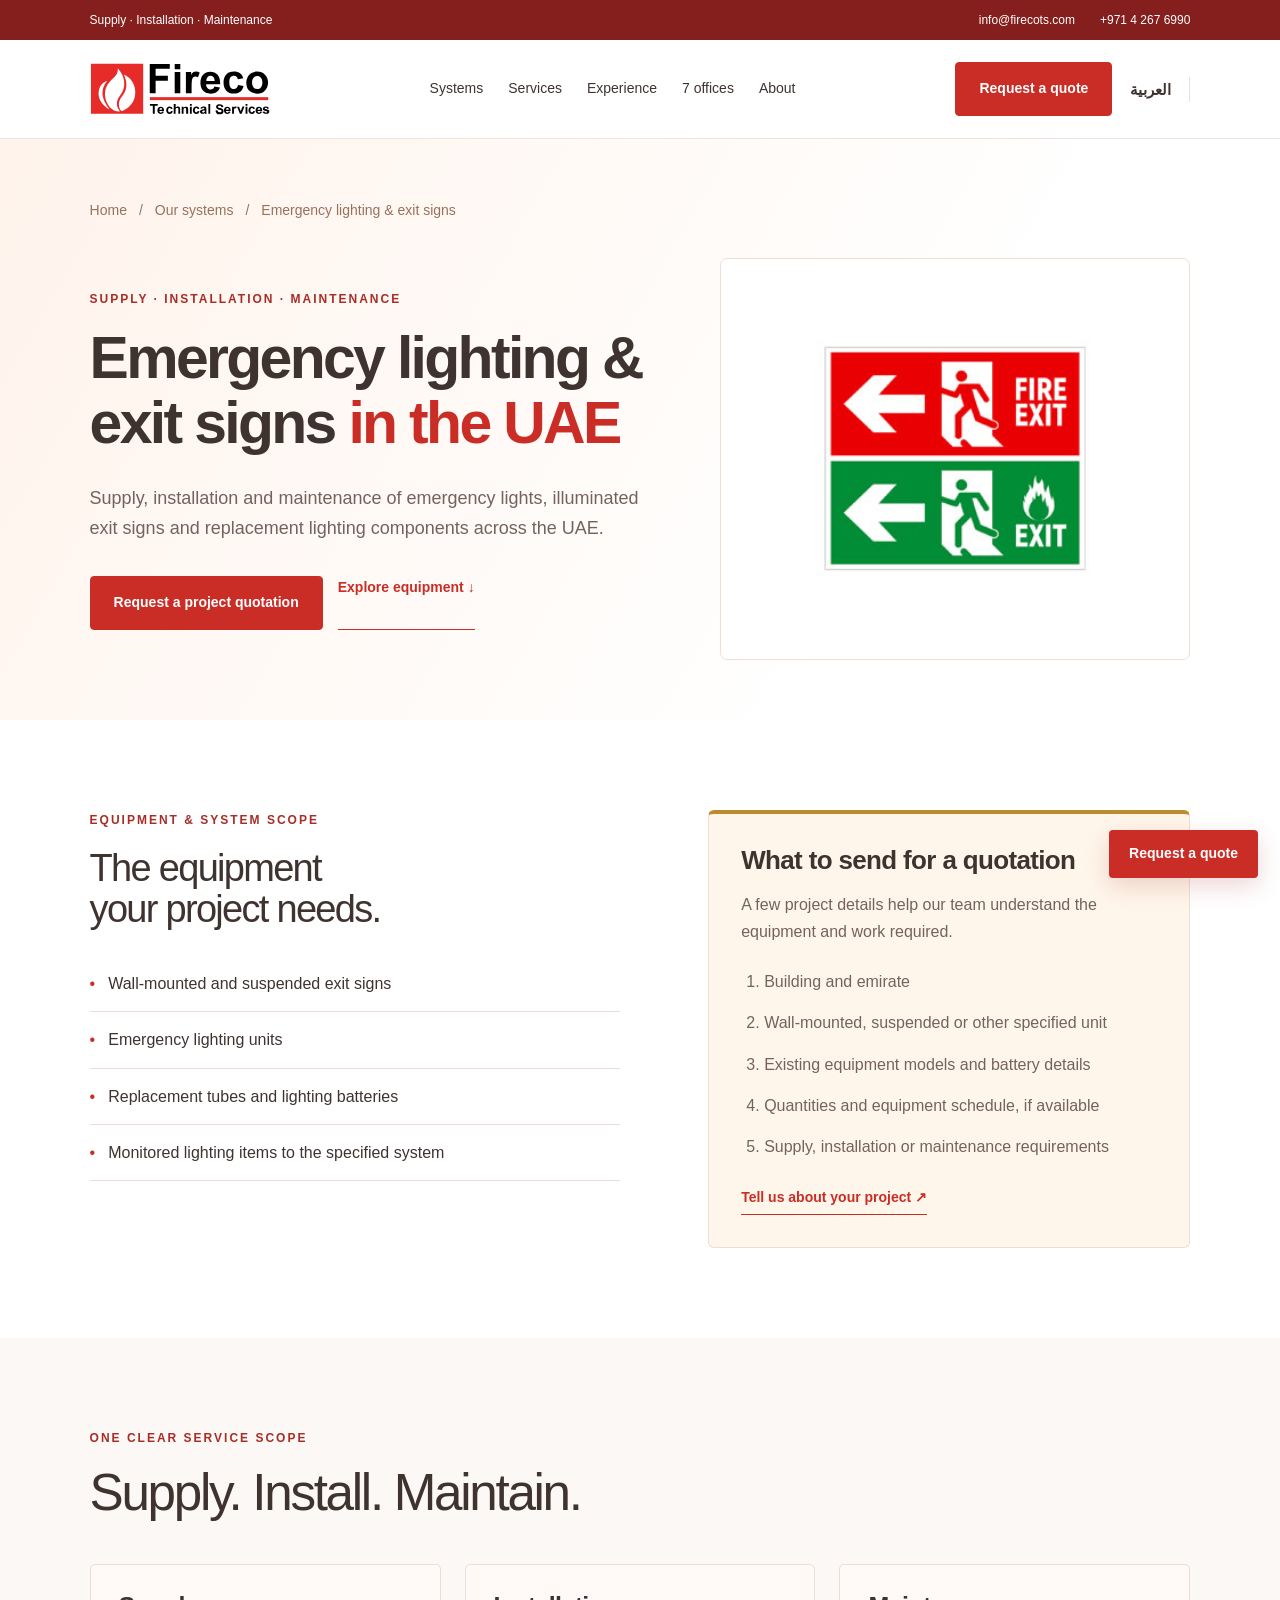
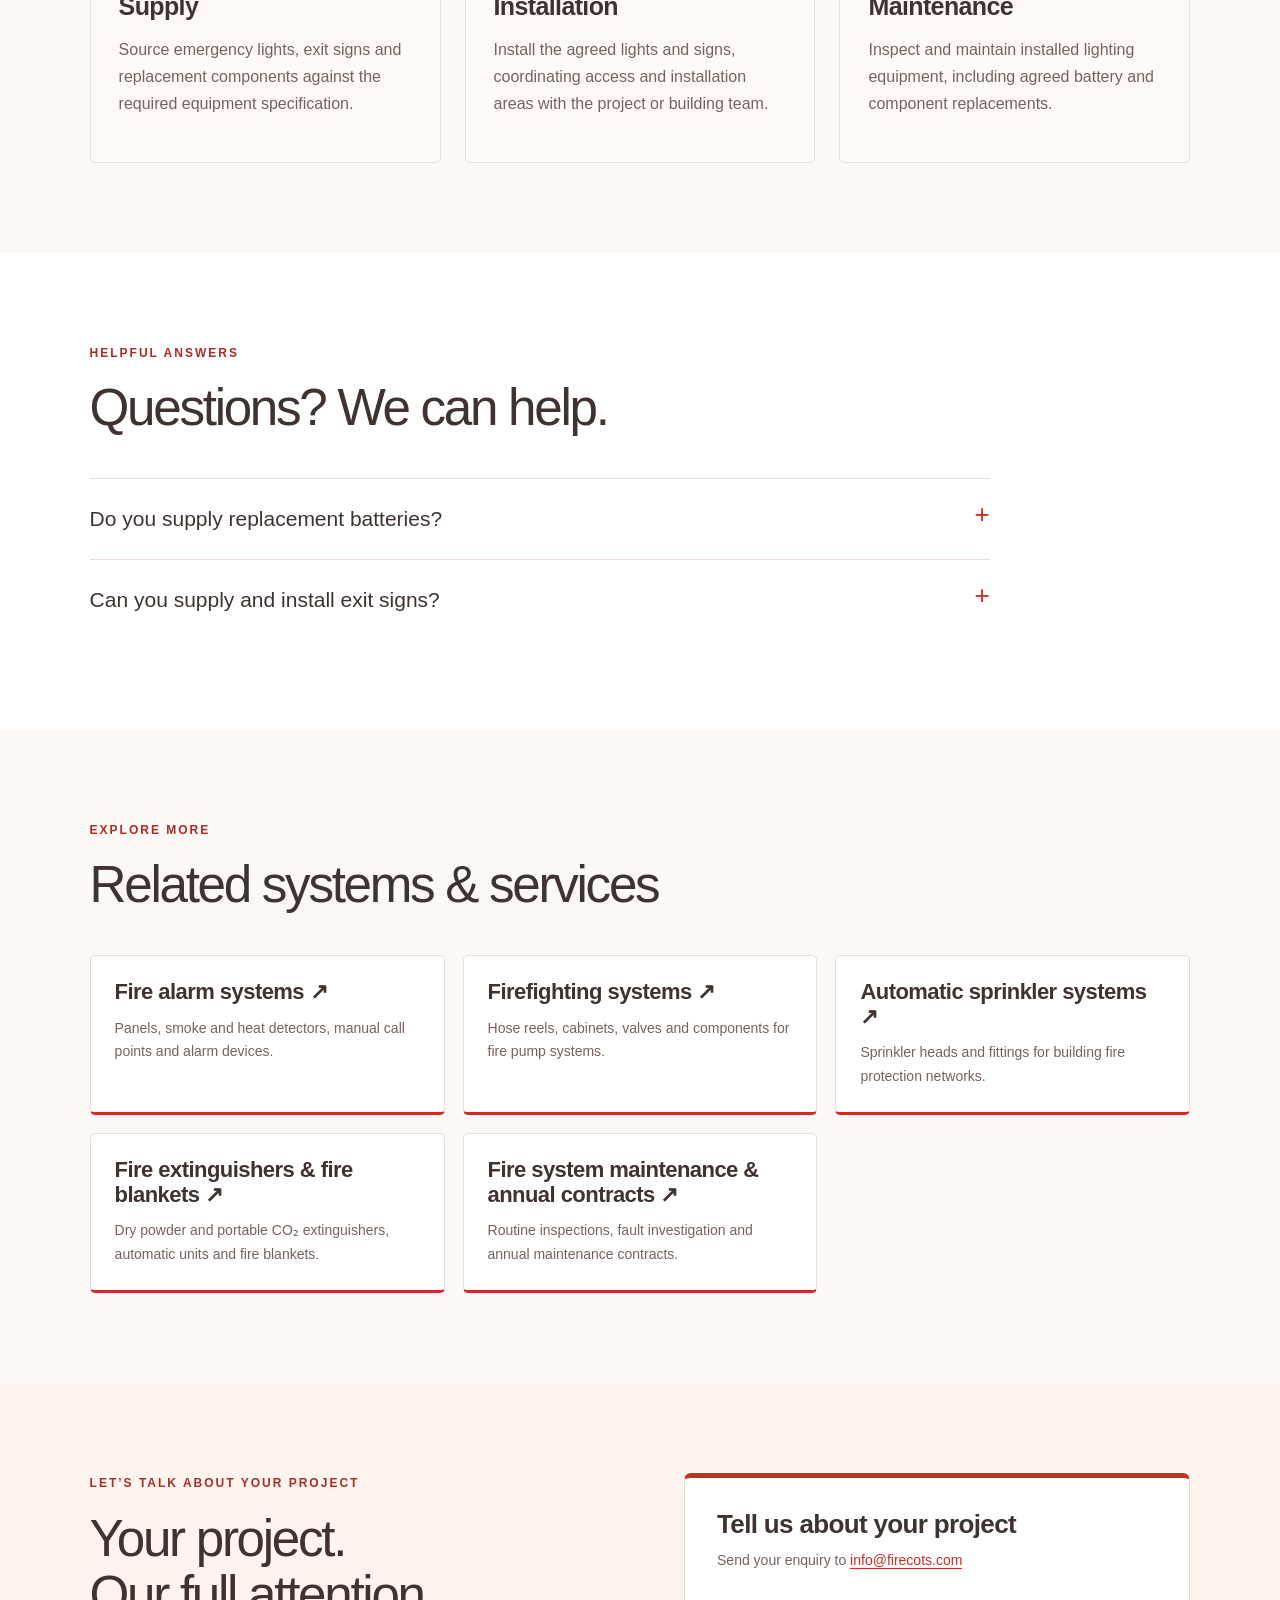
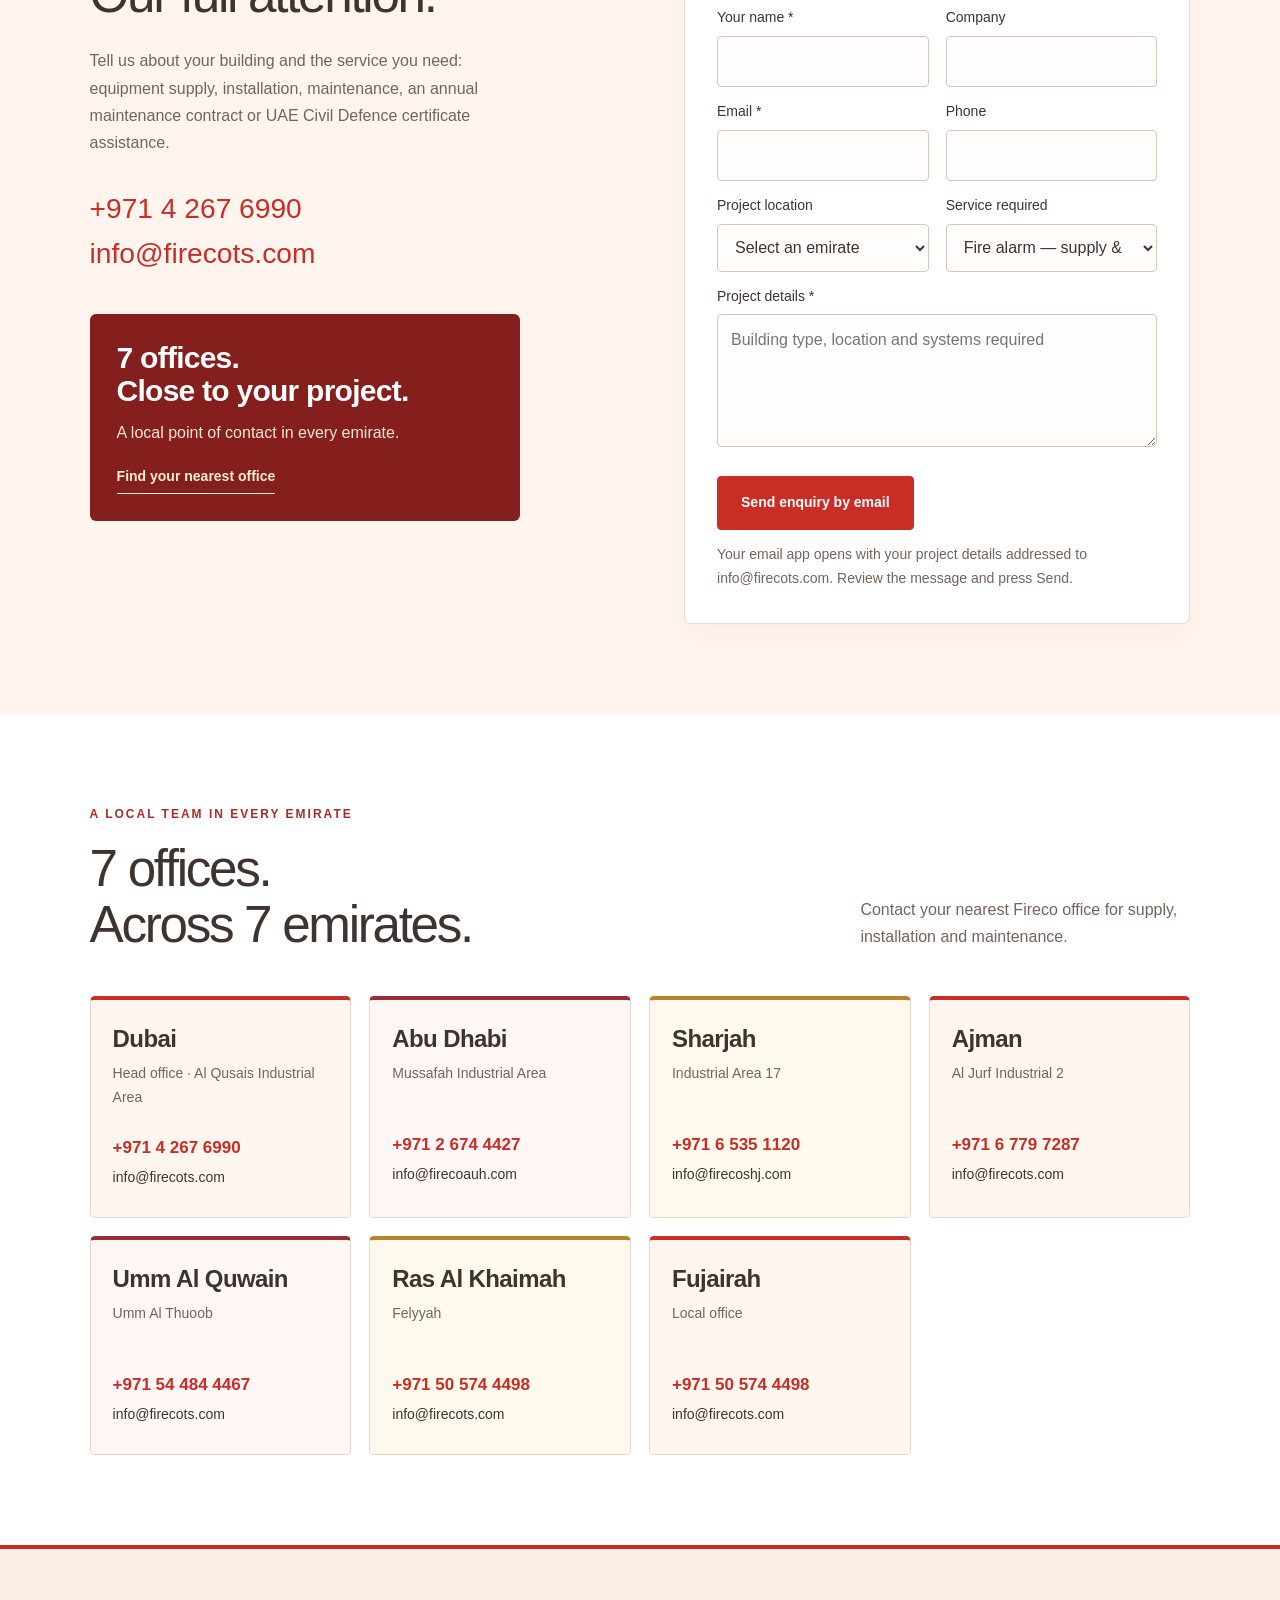
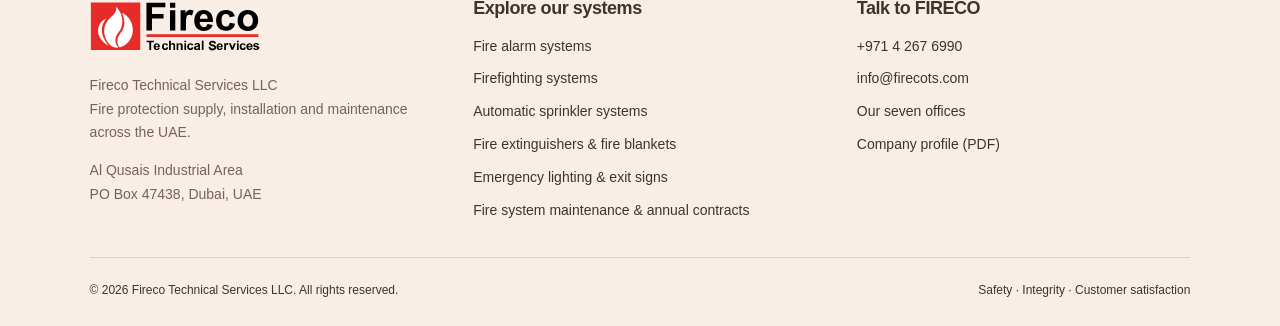
<file: emergency-lighting.html>
<!doctype html>
<html lang="en" dir="ltr">
<head><meta charset="utf-8"><meta name="viewport" content="width=device-width,initial-scale=1">
<title>Emergency lighting &amp; exit signs UAE | Supply, Installation &amp; Maintenance | FIRECO</title><meta name="description" content="Supply, installation and maintenance of emergency lights, illuminated exit signs and replacement lighting components across the UAE."><meta name="theme-color" content="#c92d26">
<link rel="canonical" href="https://firecots.com/emergency-lighting.html">
<link rel="alternate" hreflang="en" href="https://firecots.com/emergency-lighting.html"><link rel="alternate" hreflang="ar" href="https://firecots.com/ar/emergency-lighting.html"><link rel="alternate" hreflang="x-default" href="https://firecots.com/emergency-lighting.html">
<meta property="og:type" content="website"><meta property="og:title" content="Emergency lighting &amp; exit signs UAE | Supply, Installation &amp; Maintenance | FIRECO"><meta property="og:description" content="Supply, installation and maintenance of emergency lights, illuminated exit signs and replacement lighting components across the UAE."><meta property="og:url" content="https://firecots.com/emergency-lighting.html"><meta property="og:image" content="https://firecots.com/team.png"><meta property="og:locale" content="en_AE"><meta property="og:site_name" content="FIRECO">
<link rel="icon" type="image/svg+xml" href="fireco-logo.svg"><link rel="stylesheet" href="site.css"><script src="site.js" defer></script><script type="application/ld+json">{"@context": "https://schema.org", "@graph": [{"@type": "Organization", "@id": "https://firecots.com/#organization", "name": "Fireco Technical Services LLC", "alternateName": "FIRECO", "url": "https://firecots.com/", "logo": "https://firecots.com/fireco-logo.svg", "foundingDate": "2003", "email": "info@firecots.com", "telephone": "+97142676990", "areaServed": [{"@type": "AdministrativeArea", "name": "Dubai"}, {"@type": "AdministrativeArea", "name": "Abu Dhabi"}, {"@type": "AdministrativeArea", "name": "Sharjah"}, {"@type": "AdministrativeArea", "name": "Ajman"}, {"@type": "AdministrativeArea", "name": "Umm Al Quwain"}, {"@type": "AdministrativeArea", "name": "Ras Al Khaimah"}, {"@type": "AdministrativeArea", "name": "Fujairah"}], "contactPoint": {"@type": "ContactPoint", "telephone": "+97142676990", "email": "info@firecots.com", "contactType": "sales", "availableLanguage": ["English", "Arabic"]}}, {"@type": "WebSite", "@id": "https://firecots.com/#website", "url": "https://firecots.com/", "name": "FIRECO", "inLanguage": ["en", "ar"], "publisher": {"@id": "https://firecots.com/#organization"}}, {"@type": "Service", "name": "Emergency lighting & exit signs", "description": "Supply, installation and maintenance of emergency lights, illuminated exit signs and replacement lighting components across the UAE.", "serviceType": "Supply, installation and maintenance", "url": "https://firecots.com/emergency-lighting.html", "provider": {"@id": "https://firecots.com/#organization"}, "areaServed": {"@type": "Country", "name": "United Arab Emirates"}}, {"@type": "BreadcrumbList", "itemListElement": [{"@type": "ListItem", "position": 1, "name": "Home", "item": "https://firecots.com/"}, {"@type": "ListItem", "position": 2, "name": "Emergency lighting & exit signs", "item": "https://firecots.com/emergency-lighting.html"}]}]}</script></head>
<body><a class="skip-link" href="#main">Skip to content</a><div class="topbar"><div class="container"><span>Supply · Installation · Maintenance</span><div class="top-contact"><a href="mailto:info@firecots.com" dir="ltr">info@firecots.com</a><a href="tel:+97142676990" dir="ltr">+971 4 267 6990</a></div></div></div>
<header><div class="container header-inner"><a class="logo" href="index.html" aria-label="Fireco home"><img src="fireco-logo.svg" alt="Fireco Technical Services original logo" width="190" height="55"></a><nav id="main-nav" class="navlinks" aria-label="Main navigation"><a href="index.html#systems">Systems</a><a href="index.html#services">Services</a><a href="index.html#clients">Experience</a><a href="index.html#offices">7 offices</a><a href="index.html#about">About</a></nav><div class="nav-actions"><a class="button" href="#contact">Request a quote</a><a class="language" href="ar/emergency-lighting.html" lang="ar" dir="rtl" aria-label="View this page in Arabic">العربية</a><button type="button" class="menu" aria-controls="main-nav" aria-expanded="false">Menu</button></div></div></header><main id="main"><section class="service-hero"><div class="container"><nav class="breadcrumbs" aria-label="Breadcrumb"><a href="index.html">Home</a><span aria-hidden="true">/</span><a href="index.html#systems">Our systems</a><span aria-hidden="true">/</span><span>Emergency lighting &amp; exit signs</span></nav><div class="service-hero-grid"><div><span class="eyebrow">SUPPLY · INSTALLATION · MAINTENANCE</span><h1>Emergency lighting &amp; exit signs<em> in the UAE</em></h1><p>Supply, installation and maintenance of emergency lights, illuminated exit signs and replacement lighting components across the UAE.</p><div class="hero-actions"><a class="button" href="#contact">Request a project quotation</a><a class="textlink" href="#equipment">Explore equipment ↓</a></div></div><div class="service-hero-media "><img src="exit-lights.jpg" alt="Emergency lighting &amp; exit signs" width="800" height="500" fetchpriority="high"></div></div></div></section><section class="section" id="equipment"><div class="container detail-grid"><div><span class="eyebrow">EQUIPMENT & SYSTEM SCOPE</span><h2>The equipment<br>your project needs.</h2><ul class="equipment-list"><li>Wall-mounted and suspended exit signs</li><li>Emergency lighting units</li><li>Replacement tubes and lighting batteries</li><li>Monitored lighting items to the specified system</li></ul></div><aside class="project-brief"><h3>What to send for a quotation</h3><p>A few project details help our team understand the equipment and work required.</p><ol><li>Building and emirate</li><li>Wall-mounted, suspended or other specified unit</li><li>Existing equipment models and battery details</li><li>Quantities and equipment schedule, if available</li><li>Supply, installation or maintenance requirements</li></ol><a class="textlink" href="#contact">Tell us about your project ↗</a></aside></div></section><section class="section systems-section" id="services"><div class="container"><div class="section-heading"><div><span class="eyebrow">ONE CLEAR SERVICE SCOPE</span><h2>Supply. Install. Maintain.</h2></div></div><div class="service-actions"><article><h3>Supply</h3><p>Source emergency lights, exit signs and replacement components against the required equipment specification.</p></article><article><h3>Installation</h3><p>Install the agreed lights and signs, coordinating access and installation areas with the project or building team.</p></article><article><h3>Maintenance</h3><p>Inspect and maintain installed lighting equipment, including agreed battery and component replacements.</p></article></div></div></section><section class="section"><div class="container"><div class="section-heading"><div><span class="eyebrow">HELPFUL ANSWERS</span><h2>Questions? We can help.</h2></div></div><div class="faq-list"><details><summary>Do you supply replacement batteries?</summary><p>Yes. Send the existing lighting unit and battery specifications so our team can check suitable replacements and availability.</p></details><details><summary>Can you supply and install exit signs?</summary><p>Yes. Our scope covers supply, installation and maintenance of illuminated exit signs and emergency lighting equipment.</p></details></div></div></section><section class="section related"><div class="container"><div class="section-heading"><div><span class="eyebrow">EXPLORE MORE</span><h2>Related systems & services</h2></div></div><div class="related-grid"><a href="fire-alarm-systems.html"><h3>Fire alarm systems ↗</h3><p>Panels, smoke and heat detectors, manual call points and alarm devices.</p></a><a href="firefighting-systems.html"><h3>Firefighting systems ↗</h3><p>Hose reels, cabinets, valves and components for fire pump systems.</p></a><a href="sprinkler-systems.html"><h3>Automatic sprinkler systems ↗</h3><p>Sprinkler heads and fittings for building fire protection networks.</p></a><a href="fire-extinguishers.html"><h3>Fire extinguishers &amp; fire blankets ↗</h3><p>Dry powder and portable CO₂ extinguishers, automatic units and fire blankets.</p></a><a href="maintenance.html"><h3>Fire system maintenance &amp; annual contracts ↗</h3><p>Routine inspections, fault investigation and annual maintenance contracts.</p></a></div></div></section><section id="contact" class="section contact-section"><div class="container contact-grid"><div class="contact-copy"><span class="eyebrow">LET’S TALK ABOUT YOUR PROJECT</span><h2>Your project.<br>Our full attention.</h2><p>Tell us about your building and the service you need: equipment supply, installation, maintenance, an annual maintenance contract or UAE Civil Defence certificate assistance.</p><div class="contact-links"><a href="tel:+97142676990" dir="ltr">+971 4 267 6990</a><a href="mailto:info@firecots.com" dir="ltr">info@firecots.com</a></div><div class="office-callout"><h3>7 offices.<br>Close to your project.</h3><p>A local point of contact in every emirate.</p><a class="textlink" href="#offices">Find your nearest office</a></div></div>
<form class="enquiry-form" id="enquiry"><h3>Tell us about your project</h3><p class="form-destination">Send your enquiry to <a href="mailto:info@firecots.com" dir="ltr">info@firecots.com</a></p><input type="hidden" name="system" value="Emergency lighting &amp; exit signs"><div class="form-row"><div class="field"><label for="name">Your name *</label><input id="name" name="name" type="text" required autocomplete=name maxlength="100"></div><div class="field"><label for="company">Company</label><input id="company" name="company" type="text"  autocomplete=organization maxlength="100"></div></div><div class="form-row"><div class="field"><label for="email">Email *</label><input id="email" name="email" type="email" required autocomplete=email maxlength="254"></div><div class="field"><label for="phone">Phone</label><input id="phone" name="phone" type="tel"  autocomplete=tel maxlength="100"></div></div><div class="form-row"><div class="field"><label for="location">Project location</label><select id="location" name="location"><option value="">Select an emirate</option><option>Dubai</option><option>Abu Dhabi</option><option>Sharjah</option><option>Ajman</option><option>Umm Al Quwain</option><option>Ras Al Khaimah</option><option>Fujairah</option></select></div><div class="field"><label for="need">Service required</label><select id="need" name="need"><option>Fire alarm — supply & installation</option><option>Fire alarm — maintenance</option><option>Firefighting — supply & installation</option><option>Firefighting — maintenance</option><option>Equipment supply</option><option>Annual maintenance contract (AMC)</option><option>UAE Civil Defence certificate assistance</option></select></div></div><div class="field"><label for="message">Project details *</label><textarea id="message" name="message" rows="4" required maxlength="1600" placeholder="Building type, location and systems required"></textarea></div><button class="button" type="submit">Send enquiry by email</button><p class="form-note" id="form-note">Your email app opens with your project details addressed to info@firecots.com. Review the message and press Send.</p></form></div></section><section id="offices" class="section"><div class="container"><div class="section-heading"><div><span class="eyebrow">A LOCAL TEAM IN EVERY EMIRATE</span><h2>7 offices.<br>Across 7 emirates.</h2></div><p>Contact your nearest Fireco office for supply, installation and maintenance.</p></div><div class="office-grid"><article class="office-card"><h3>Dubai</h3><p>Head office · Al Qusais Industrial Area</p><a href="tel:+97142676990" dir="ltr">+971 4 267 6990</a><a href="mailto:info@firecots.com" dir="ltr">info@firecots.com</a></article><article class="office-card"><h3>Abu Dhabi</h3><p>Mussafah Industrial Area</p><a href="tel:+97126744427" dir="ltr">+971 2 674 4427</a><a href="mailto:info@firecoauh.com" dir="ltr">info@firecoauh.com</a></article><article class="office-card"><h3>Sharjah</h3><p>Industrial Area 17</p><a href="tel:+97165351120" dir="ltr">+971 6 535 1120</a><a href="mailto:info@firecoshj.com" dir="ltr">info@firecoshj.com</a></article><article class="office-card"><h3>Ajman</h3><p>Al Jurf Industrial 2</p><a href="tel:+97167797287" dir="ltr">+971 6 779 7287</a><a href="mailto:info@firecots.com" dir="ltr">info@firecots.com</a></article><article class="office-card"><h3>Umm Al Quwain</h3><p>Umm Al Thuoob</p><a href="tel:+971544844467" dir="ltr">+971 54 484 4467</a><a href="mailto:info@firecots.com" dir="ltr">info@firecots.com</a></article><article class="office-card"><h3>Ras Al Khaimah</h3><p>Felyyah</p><a href="tel:+971505744498" dir="ltr">+971 50 574 4498</a><a href="mailto:info@firecots.com" dir="ltr">info@firecots.com</a></article><article class="office-card"><h3>Fujairah</h3><p>Local office</p><a href="tel:+971505744498" dir="ltr">+971 50 574 4498</a><a href="mailto:info@firecots.com" dir="ltr">info@firecots.com</a></article></div></div></section></main><footer><div class="container"><div class="footer-main"><div class="footer-brand"><a href="index.html"><img class="footer-logo" src="fireco-logo.svg" alt="FIRECO" width="190" height="55" loading="lazy"></a><p>Fireco Technical Services LLC<br>Fire protection supply, installation and maintenance across the UAE.</p><p>Al Qusais Industrial Area<br>PO Box 47438, Dubai, UAE</p></div><div><h3>Explore our systems</h3><div class="footer-links"><a href="fire-alarm-systems.html">Fire alarm systems</a><a href="firefighting-systems.html">Firefighting systems</a><a href="sprinkler-systems.html">Automatic sprinkler systems</a><a href="fire-extinguishers.html">Fire extinguishers &amp; fire blankets</a><a href="emergency-lighting.html">Emergency lighting &amp; exit signs</a><a href="maintenance.html">Fire system maintenance &amp; annual contracts</a></div></div><div><h3>Talk to FIRECO</h3><div class="footer-links"><a href="tel:+97142676990" dir="ltr">+971 4 267 6990</a><a href="mailto:info@firecots.com" dir="ltr">info@firecots.com</a><a href="#offices">Our seven offices</a><a href="FIRECO.pdf" target="_blank" rel="noopener">Company profile (PDF)</a></div></div></div><div class="footer-base"><span>© 2026 Fireco Technical Services LLC. All rights reserved.</span><span>Safety · Integrity · Customer satisfaction</span></div></div></footer><a class="stickyquote" href="#contact">Request a quote</a></body></html>
</file>
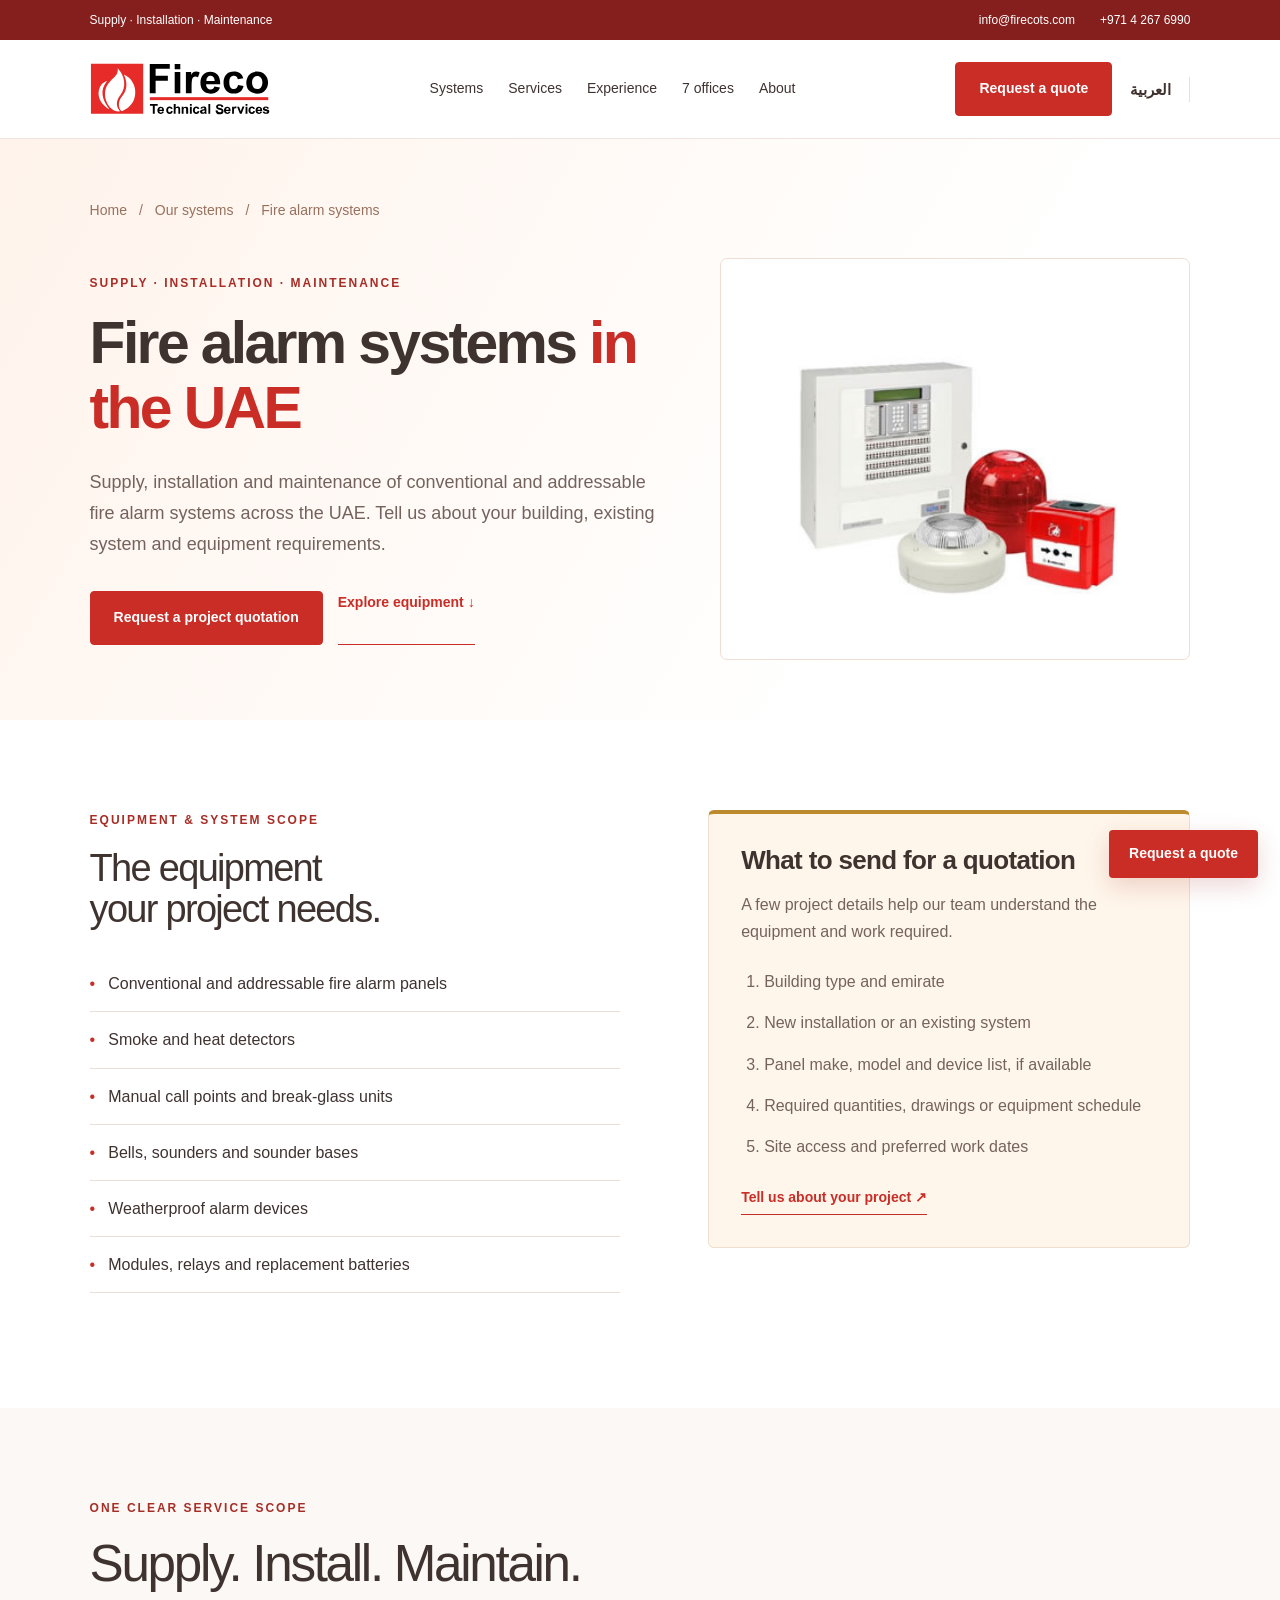
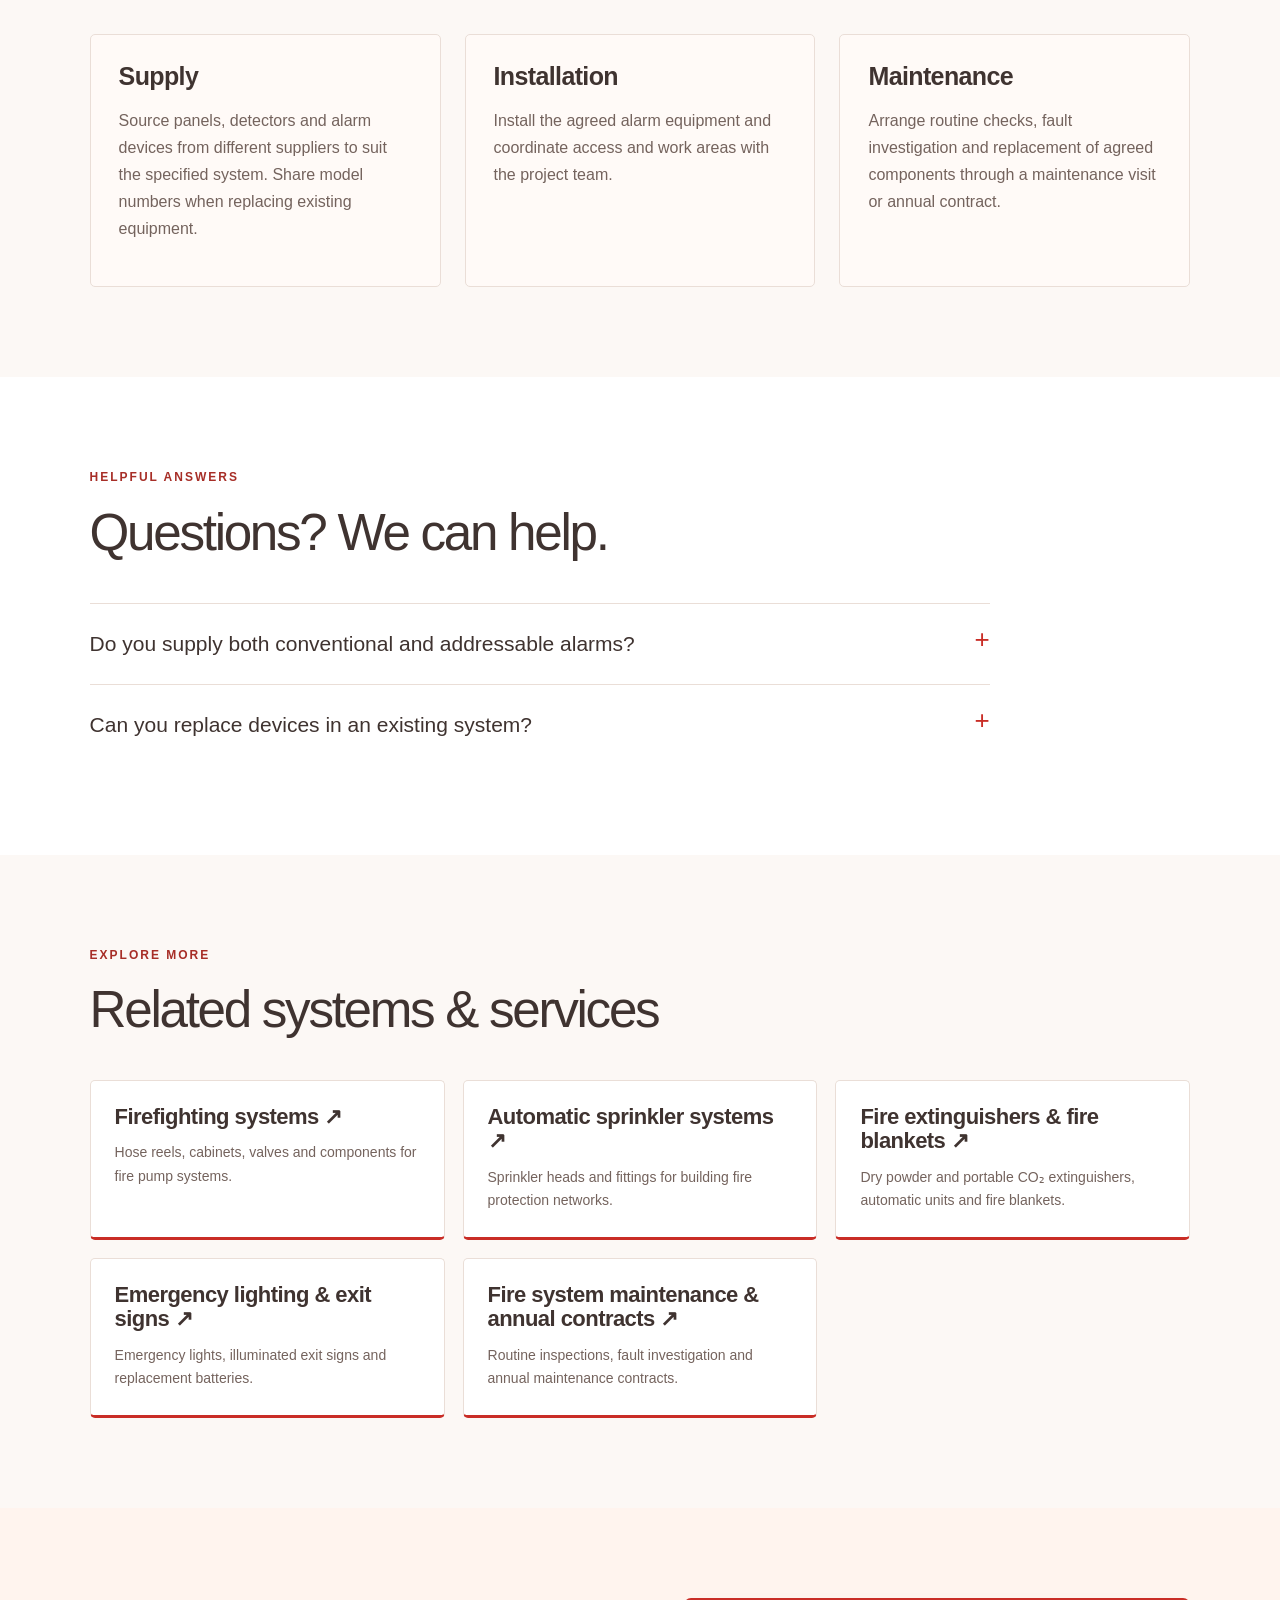
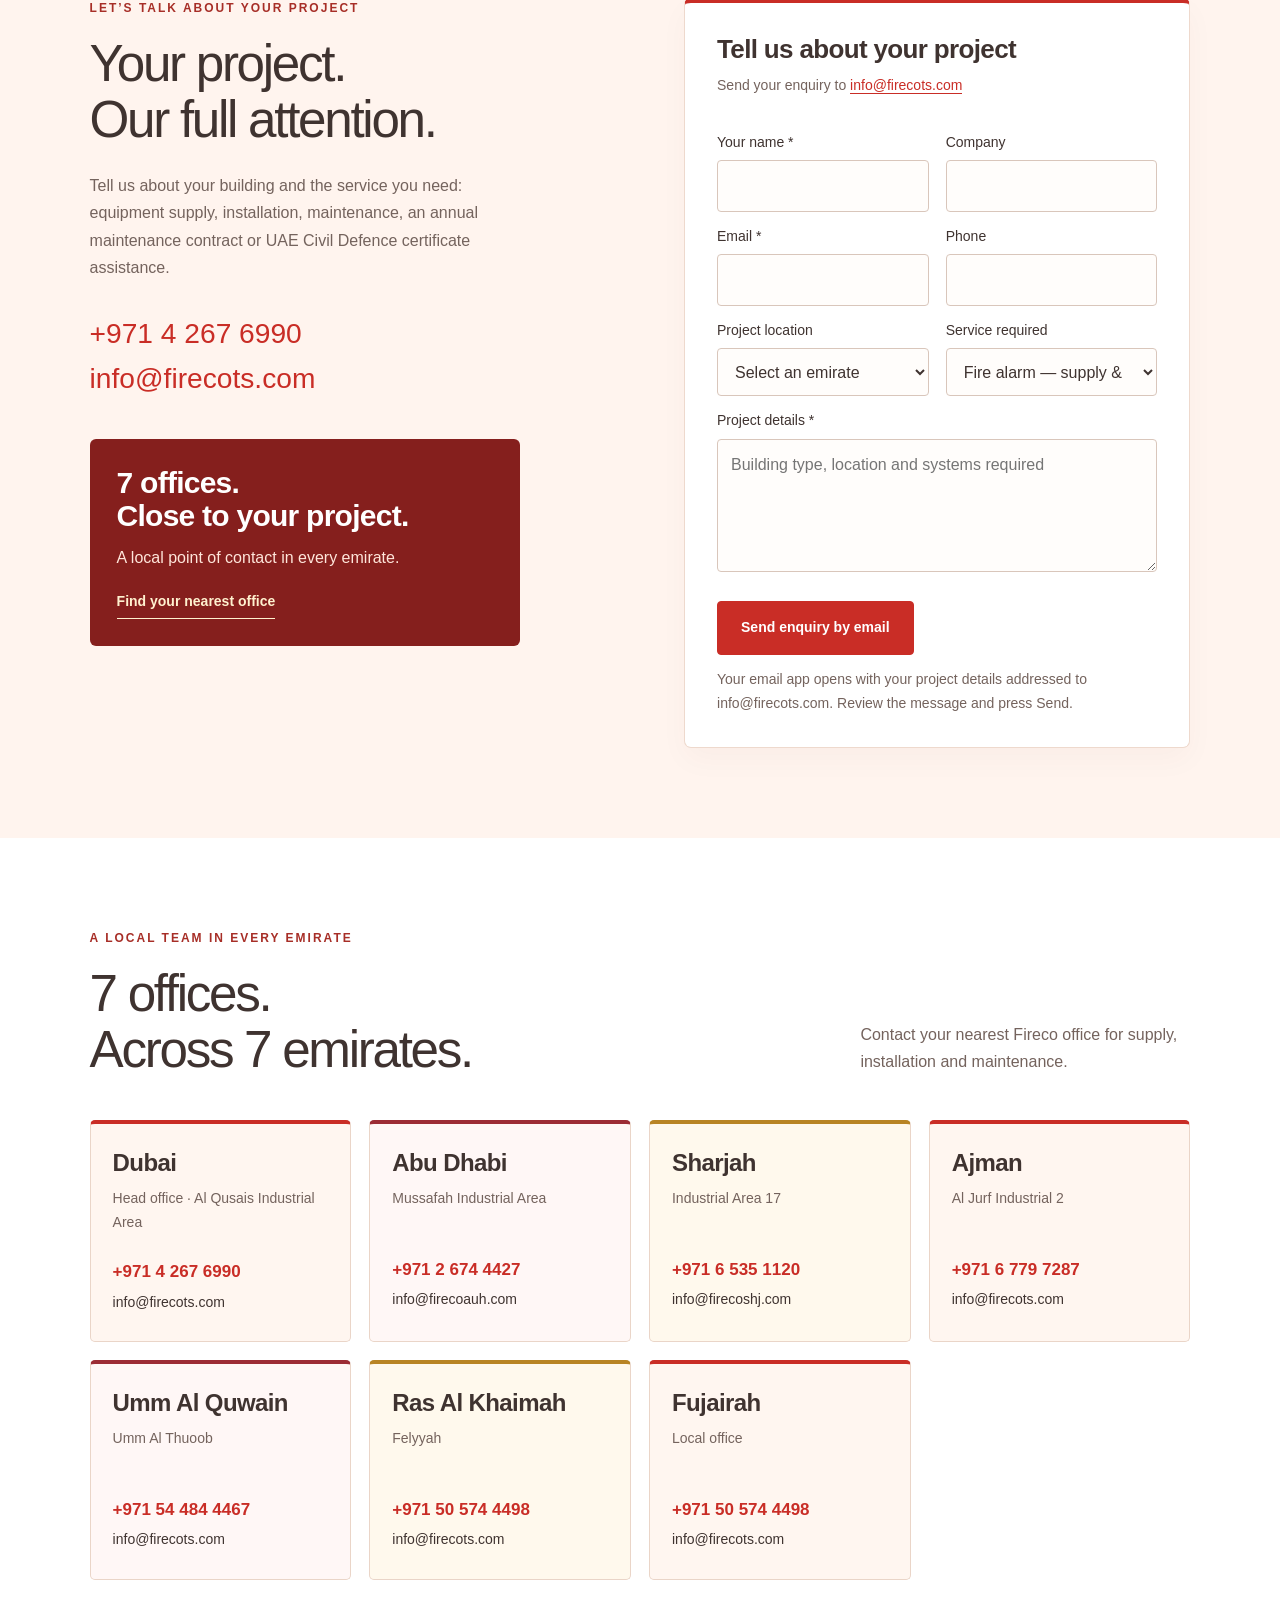
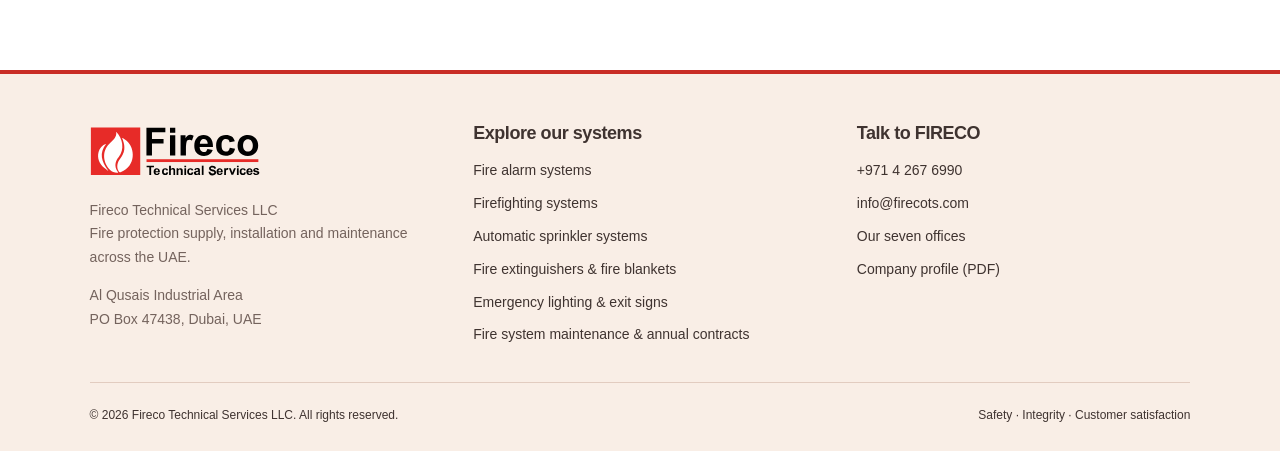
<file: fire-alarm-systems.html>
<!doctype html>
<html lang="en" dir="ltr">
<head><meta charset="utf-8"><meta name="viewport" content="width=device-width,initial-scale=1">
<title>Fire alarm systems UAE | Supply, Installation &amp; Maintenance | FIRECO</title><meta name="description" content="Supply, installation and maintenance of conventional and addressable fire alarm systems across the UAE. Tell us about your building, existing system and equipment requirements."><meta name="theme-color" content="#c92d26">
<link rel="canonical" href="https://firecots.com/fire-alarm-systems.html">
<link rel="alternate" hreflang="en" href="https://firecots.com/fire-alarm-systems.html"><link rel="alternate" hreflang="ar" href="https://firecots.com/ar/fire-alarm-systems.html"><link rel="alternate" hreflang="x-default" href="https://firecots.com/fire-alarm-systems.html">
<meta property="og:type" content="website"><meta property="og:title" content="Fire alarm systems UAE | Supply, Installation &amp; Maintenance | FIRECO"><meta property="og:description" content="Supply, installation and maintenance of conventional and addressable fire alarm systems across the UAE. Tell us about your building, existing system and equipment requirements."><meta property="og:url" content="https://firecots.com/fire-alarm-systems.html"><meta property="og:image" content="https://firecots.com/team.png"><meta property="og:locale" content="en_AE"><meta property="og:site_name" content="FIRECO">
<link rel="icon" type="image/svg+xml" href="fireco-logo.svg"><link rel="stylesheet" href="site.css"><script src="site.js" defer></script><script type="application/ld+json">{"@context": "https://schema.org", "@graph": [{"@type": "Organization", "@id": "https://firecots.com/#organization", "name": "Fireco Technical Services LLC", "alternateName": "FIRECO", "url": "https://firecots.com/", "logo": "https://firecots.com/fireco-logo.svg", "foundingDate": "2003", "email": "info@firecots.com", "telephone": "+97142676990", "areaServed": [{"@type": "AdministrativeArea", "name": "Dubai"}, {"@type": "AdministrativeArea", "name": "Abu Dhabi"}, {"@type": "AdministrativeArea", "name": "Sharjah"}, {"@type": "AdministrativeArea", "name": "Ajman"}, {"@type": "AdministrativeArea", "name": "Umm Al Quwain"}, {"@type": "AdministrativeArea", "name": "Ras Al Khaimah"}, {"@type": "AdministrativeArea", "name": "Fujairah"}], "contactPoint": {"@type": "ContactPoint", "telephone": "+97142676990", "email": "info@firecots.com", "contactType": "sales", "availableLanguage": ["English", "Arabic"]}}, {"@type": "WebSite", "@id": "https://firecots.com/#website", "url": "https://firecots.com/", "name": "FIRECO", "inLanguage": ["en", "ar"], "publisher": {"@id": "https://firecots.com/#organization"}}, {"@type": "Service", "name": "Fire alarm systems", "description": "Supply, installation and maintenance of conventional and addressable fire alarm systems across the UAE. Tell us about your building, existing system and equipment requirements.", "serviceType": "Supply, installation and maintenance", "url": "https://firecots.com/fire-alarm-systems.html", "provider": {"@id": "https://firecots.com/#organization"}, "areaServed": {"@type": "Country", "name": "United Arab Emirates"}}, {"@type": "BreadcrumbList", "itemListElement": [{"@type": "ListItem", "position": 1, "name": "Home", "item": "https://firecots.com/"}, {"@type": "ListItem", "position": 2, "name": "Fire alarm systems", "item": "https://firecots.com/fire-alarm-systems.html"}]}]}</script></head>
<body><a class="skip-link" href="#main">Skip to content</a><div class="topbar"><div class="container"><span>Supply · Installation · Maintenance</span><div class="top-contact"><a href="mailto:info@firecots.com" dir="ltr">info@firecots.com</a><a href="tel:+97142676990" dir="ltr">+971 4 267 6990</a></div></div></div>
<header><div class="container header-inner"><a class="logo" href="index.html" aria-label="Fireco home"><img src="fireco-logo.svg" alt="Fireco Technical Services original logo" width="190" height="55"></a><nav id="main-nav" class="navlinks" aria-label="Main navigation"><a href="index.html#systems">Systems</a><a href="index.html#services">Services</a><a href="index.html#clients">Experience</a><a href="index.html#offices">7 offices</a><a href="index.html#about">About</a></nav><div class="nav-actions"><a class="button" href="#contact">Request a quote</a><a class="language" href="ar/fire-alarm-systems.html" lang="ar" dir="rtl" aria-label="View this page in Arabic">العربية</a><button type="button" class="menu" aria-controls="main-nav" aria-expanded="false">Menu</button></div></div></header><main id="main"><section class="service-hero"><div class="container"><nav class="breadcrumbs" aria-label="Breadcrumb"><a href="index.html">Home</a><span aria-hidden="true">/</span><a href="index.html#systems">Our systems</a><span aria-hidden="true">/</span><span>Fire alarm systems</span></nav><div class="service-hero-grid"><div><span class="eyebrow">SUPPLY · INSTALLATION · MAINTENANCE</span><h1>Fire alarm systems<em> in the UAE</em></h1><p>Supply, installation and maintenance of conventional and addressable fire alarm systems across the UAE. Tell us about your building, existing system and equipment requirements.</p><div class="hero-actions"><a class="button" href="#contact">Request a project quotation</a><a class="textlink" href="#equipment">Explore equipment ↓</a></div></div><div class="service-hero-media "><img src="alarms.jpg" alt="Fire alarm systems" width="800" height="500" fetchpriority="high"></div></div></div></section><section class="section" id="equipment"><div class="container detail-grid"><div><span class="eyebrow">EQUIPMENT & SYSTEM SCOPE</span><h2>The equipment<br>your project needs.</h2><ul class="equipment-list"><li>Conventional and addressable fire alarm panels</li><li>Smoke and heat detectors</li><li>Manual call points and break-glass units</li><li>Bells, sounders and sounder bases</li><li>Weatherproof alarm devices</li><li>Modules, relays and replacement batteries</li></ul></div><aside class="project-brief"><h3>What to send for a quotation</h3><p>A few project details help our team understand the equipment and work required.</p><ol><li>Building type and emirate</li><li>New installation or an existing system</li><li>Panel make, model and device list, if available</li><li>Required quantities, drawings or equipment schedule</li><li>Site access and preferred work dates</li></ol><a class="textlink" href="#contact">Tell us about your project ↗</a></aside></div></section><section class="section systems-section" id="services"><div class="container"><div class="section-heading"><div><span class="eyebrow">ONE CLEAR SERVICE SCOPE</span><h2>Supply. Install. Maintain.</h2></div></div><div class="service-actions"><article><h3>Supply</h3><p>Source panels, detectors and alarm devices from different suppliers to suit the specified system. Share model numbers when replacing existing equipment.</p></article><article><h3>Installation</h3><p>Install the agreed alarm equipment and coordinate access and work areas with the project team.</p></article><article><h3>Maintenance</h3><p>Arrange routine checks, fault investigation and replacement of agreed components through a maintenance visit or annual contract.</p></article></div></div></section><section class="section"><div class="container"><div class="section-heading"><div><span class="eyebrow">HELPFUL ANSWERS</span><h2>Questions? We can help.</h2></div></div><div class="faq-list"><details><summary>Do you supply both conventional and addressable alarms?</summary><p>Yes. We supply, install and maintain conventional and addressable alarm equipment. Send the system details so our team can discuss suitable equipment.</p></details><details><summary>Can you replace devices in an existing system?</summary><p>Contact us with the panel and device model details. Replacement equipment needs to suit the existing system; availability and the proposed scope are confirmed in your quotation.</p></details></div></div></section><section class="section related"><div class="container"><div class="section-heading"><div><span class="eyebrow">EXPLORE MORE</span><h2>Related systems & services</h2></div></div><div class="related-grid"><a href="firefighting-systems.html"><h3>Firefighting systems ↗</h3><p>Hose reels, cabinets, valves and components for fire pump systems.</p></a><a href="sprinkler-systems.html"><h3>Automatic sprinkler systems ↗</h3><p>Sprinkler heads and fittings for building fire protection networks.</p></a><a href="fire-extinguishers.html"><h3>Fire extinguishers &amp; fire blankets ↗</h3><p>Dry powder and portable CO₂ extinguishers, automatic units and fire blankets.</p></a><a href="emergency-lighting.html"><h3>Emergency lighting &amp; exit signs ↗</h3><p>Emergency lights, illuminated exit signs and replacement batteries.</p></a><a href="maintenance.html"><h3>Fire system maintenance &amp; annual contracts ↗</h3><p>Routine inspections, fault investigation and annual maintenance contracts.</p></a></div></div></section><section id="contact" class="section contact-section"><div class="container contact-grid"><div class="contact-copy"><span class="eyebrow">LET’S TALK ABOUT YOUR PROJECT</span><h2>Your project.<br>Our full attention.</h2><p>Tell us about your building and the service you need: equipment supply, installation, maintenance, an annual maintenance contract or UAE Civil Defence certificate assistance.</p><div class="contact-links"><a href="tel:+97142676990" dir="ltr">+971 4 267 6990</a><a href="mailto:info@firecots.com" dir="ltr">info@firecots.com</a></div><div class="office-callout"><h3>7 offices.<br>Close to your project.</h3><p>A local point of contact in every emirate.</p><a class="textlink" href="#offices">Find your nearest office</a></div></div>
<form class="enquiry-form" id="enquiry"><h3>Tell us about your project</h3><p class="form-destination">Send your enquiry to <a href="mailto:info@firecots.com" dir="ltr">info@firecots.com</a></p><input type="hidden" name="system" value="Fire alarm systems"><div class="form-row"><div class="field"><label for="name">Your name *</label><input id="name" name="name" type="text" required autocomplete=name maxlength="100"></div><div class="field"><label for="company">Company</label><input id="company" name="company" type="text"  autocomplete=organization maxlength="100"></div></div><div class="form-row"><div class="field"><label for="email">Email *</label><input id="email" name="email" type="email" required autocomplete=email maxlength="254"></div><div class="field"><label for="phone">Phone</label><input id="phone" name="phone" type="tel"  autocomplete=tel maxlength="100"></div></div><div class="form-row"><div class="field"><label for="location">Project location</label><select id="location" name="location"><option value="">Select an emirate</option><option>Dubai</option><option>Abu Dhabi</option><option>Sharjah</option><option>Ajman</option><option>Umm Al Quwain</option><option>Ras Al Khaimah</option><option>Fujairah</option></select></div><div class="field"><label for="need">Service required</label><select id="need" name="need"><option>Fire alarm — supply & installation</option><option>Fire alarm — maintenance</option><option>Firefighting — supply & installation</option><option>Firefighting — maintenance</option><option>Equipment supply</option><option>Annual maintenance contract (AMC)</option><option>UAE Civil Defence certificate assistance</option></select></div></div><div class="field"><label for="message">Project details *</label><textarea id="message" name="message" rows="4" required maxlength="1600" placeholder="Building type, location and systems required"></textarea></div><button class="button" type="submit">Send enquiry by email</button><p class="form-note" id="form-note">Your email app opens with your project details addressed to info@firecots.com. Review the message and press Send.</p></form></div></section><section id="offices" class="section"><div class="container"><div class="section-heading"><div><span class="eyebrow">A LOCAL TEAM IN EVERY EMIRATE</span><h2>7 offices.<br>Across 7 emirates.</h2></div><p>Contact your nearest Fireco office for supply, installation and maintenance.</p></div><div class="office-grid"><article class="office-card"><h3>Dubai</h3><p>Head office · Al Qusais Industrial Area</p><a href="tel:+97142676990" dir="ltr">+971 4 267 6990</a><a href="mailto:info@firecots.com" dir="ltr">info@firecots.com</a></article><article class="office-card"><h3>Abu Dhabi</h3><p>Mussafah Industrial Area</p><a href="tel:+97126744427" dir="ltr">+971 2 674 4427</a><a href="mailto:info@firecoauh.com" dir="ltr">info@firecoauh.com</a></article><article class="office-card"><h3>Sharjah</h3><p>Industrial Area 17</p><a href="tel:+97165351120" dir="ltr">+971 6 535 1120</a><a href="mailto:info@firecoshj.com" dir="ltr">info@firecoshj.com</a></article><article class="office-card"><h3>Ajman</h3><p>Al Jurf Industrial 2</p><a href="tel:+97167797287" dir="ltr">+971 6 779 7287</a><a href="mailto:info@firecots.com" dir="ltr">info@firecots.com</a></article><article class="office-card"><h3>Umm Al Quwain</h3><p>Umm Al Thuoob</p><a href="tel:+971544844467" dir="ltr">+971 54 484 4467</a><a href="mailto:info@firecots.com" dir="ltr">info@firecots.com</a></article><article class="office-card"><h3>Ras Al Khaimah</h3><p>Felyyah</p><a href="tel:+971505744498" dir="ltr">+971 50 574 4498</a><a href="mailto:info@firecots.com" dir="ltr">info@firecots.com</a></article><article class="office-card"><h3>Fujairah</h3><p>Local office</p><a href="tel:+971505744498" dir="ltr">+971 50 574 4498</a><a href="mailto:info@firecots.com" dir="ltr">info@firecots.com</a></article></div></div></section></main><footer><div class="container"><div class="footer-main"><div class="footer-brand"><a href="index.html"><img class="footer-logo" src="fireco-logo.svg" alt="FIRECO" width="190" height="55" loading="lazy"></a><p>Fireco Technical Services LLC<br>Fire protection supply, installation and maintenance across the UAE.</p><p>Al Qusais Industrial Area<br>PO Box 47438, Dubai, UAE</p></div><div><h3>Explore our systems</h3><div class="footer-links"><a href="fire-alarm-systems.html">Fire alarm systems</a><a href="firefighting-systems.html">Firefighting systems</a><a href="sprinkler-systems.html">Automatic sprinkler systems</a><a href="fire-extinguishers.html">Fire extinguishers &amp; fire blankets</a><a href="emergency-lighting.html">Emergency lighting &amp; exit signs</a><a href="maintenance.html">Fire system maintenance &amp; annual contracts</a></div></div><div><h3>Talk to FIRECO</h3><div class="footer-links"><a href="tel:+97142676990" dir="ltr">+971 4 267 6990</a><a href="mailto:info@firecots.com" dir="ltr">info@firecots.com</a><a href="#offices">Our seven offices</a><a href="FIRECO.pdf" target="_blank" rel="noopener">Company profile (PDF)</a></div></div></div><div class="footer-base"><span>© 2026 Fireco Technical Services LLC. All rights reserved.</span><span>Safety · Integrity · Customer satisfaction</span></div></div></footer><a class="stickyquote" href="#contact">Request a quote</a></body></html>
</file>
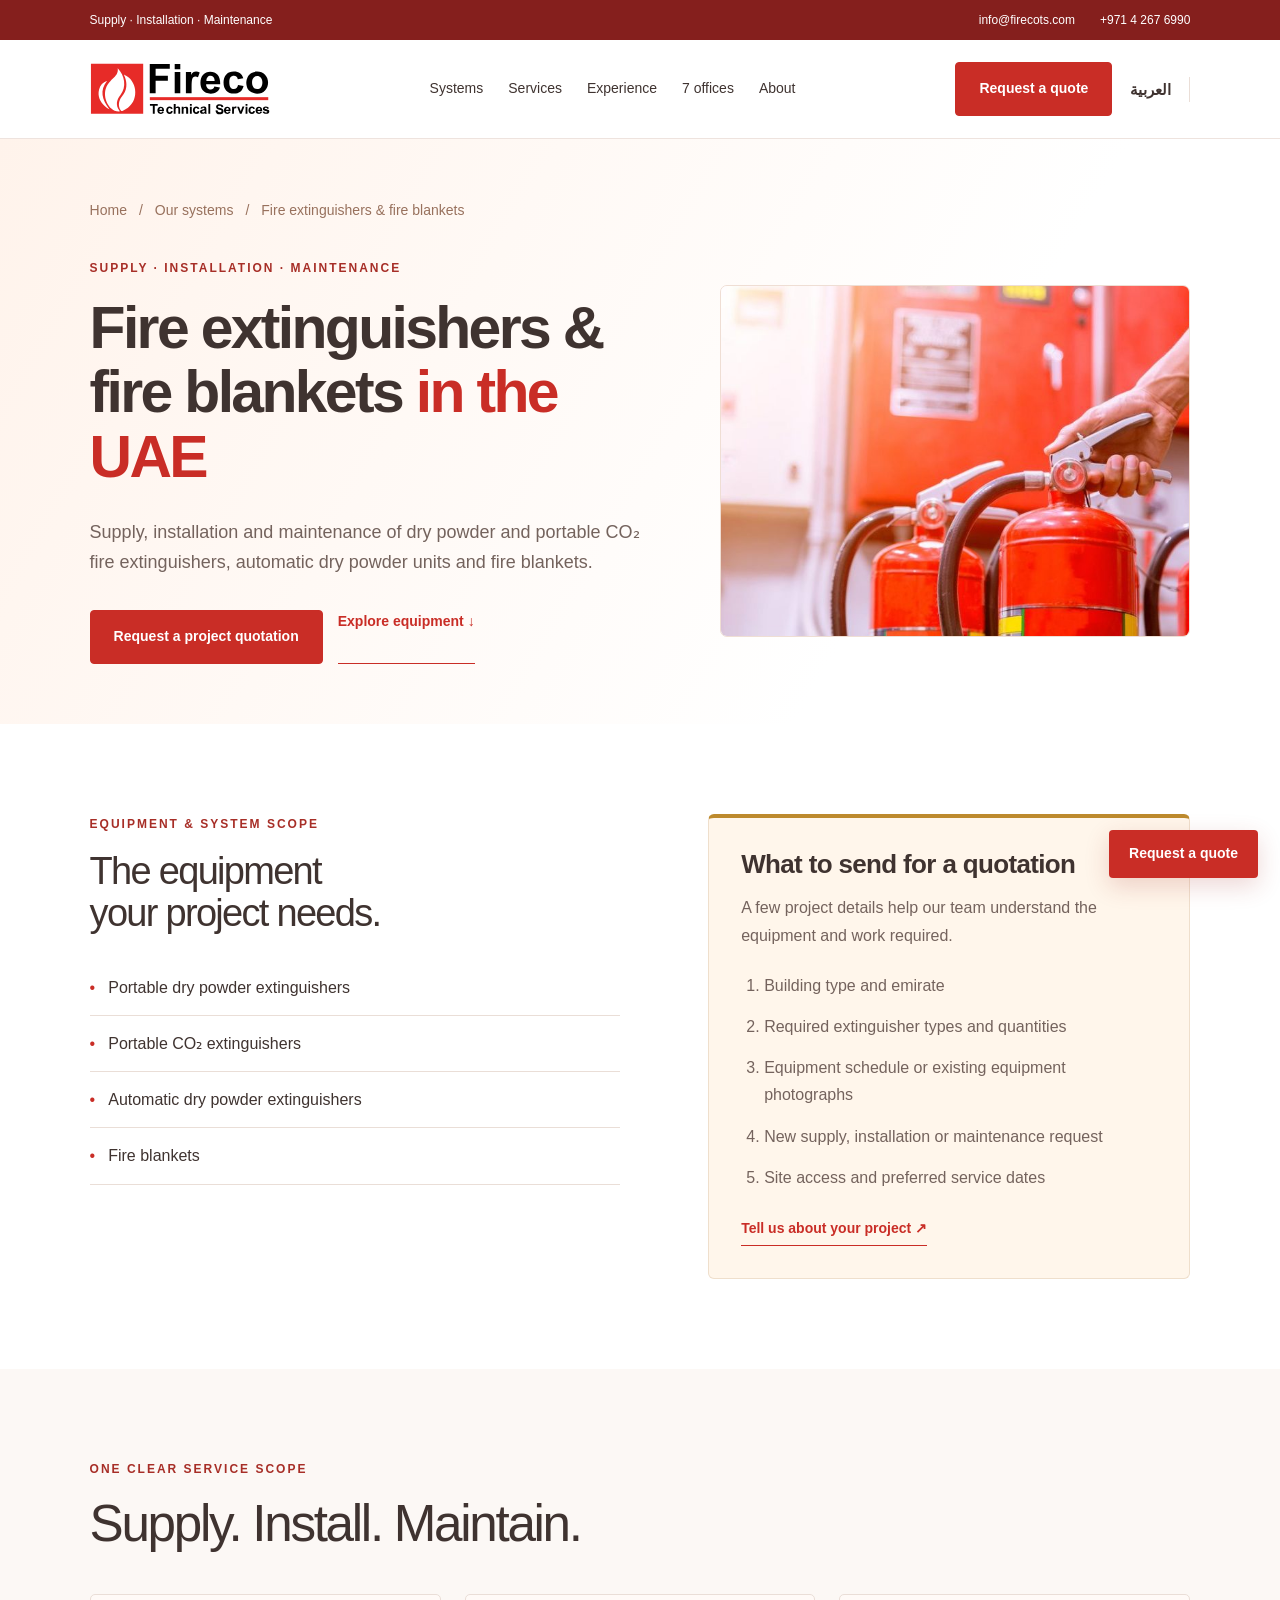
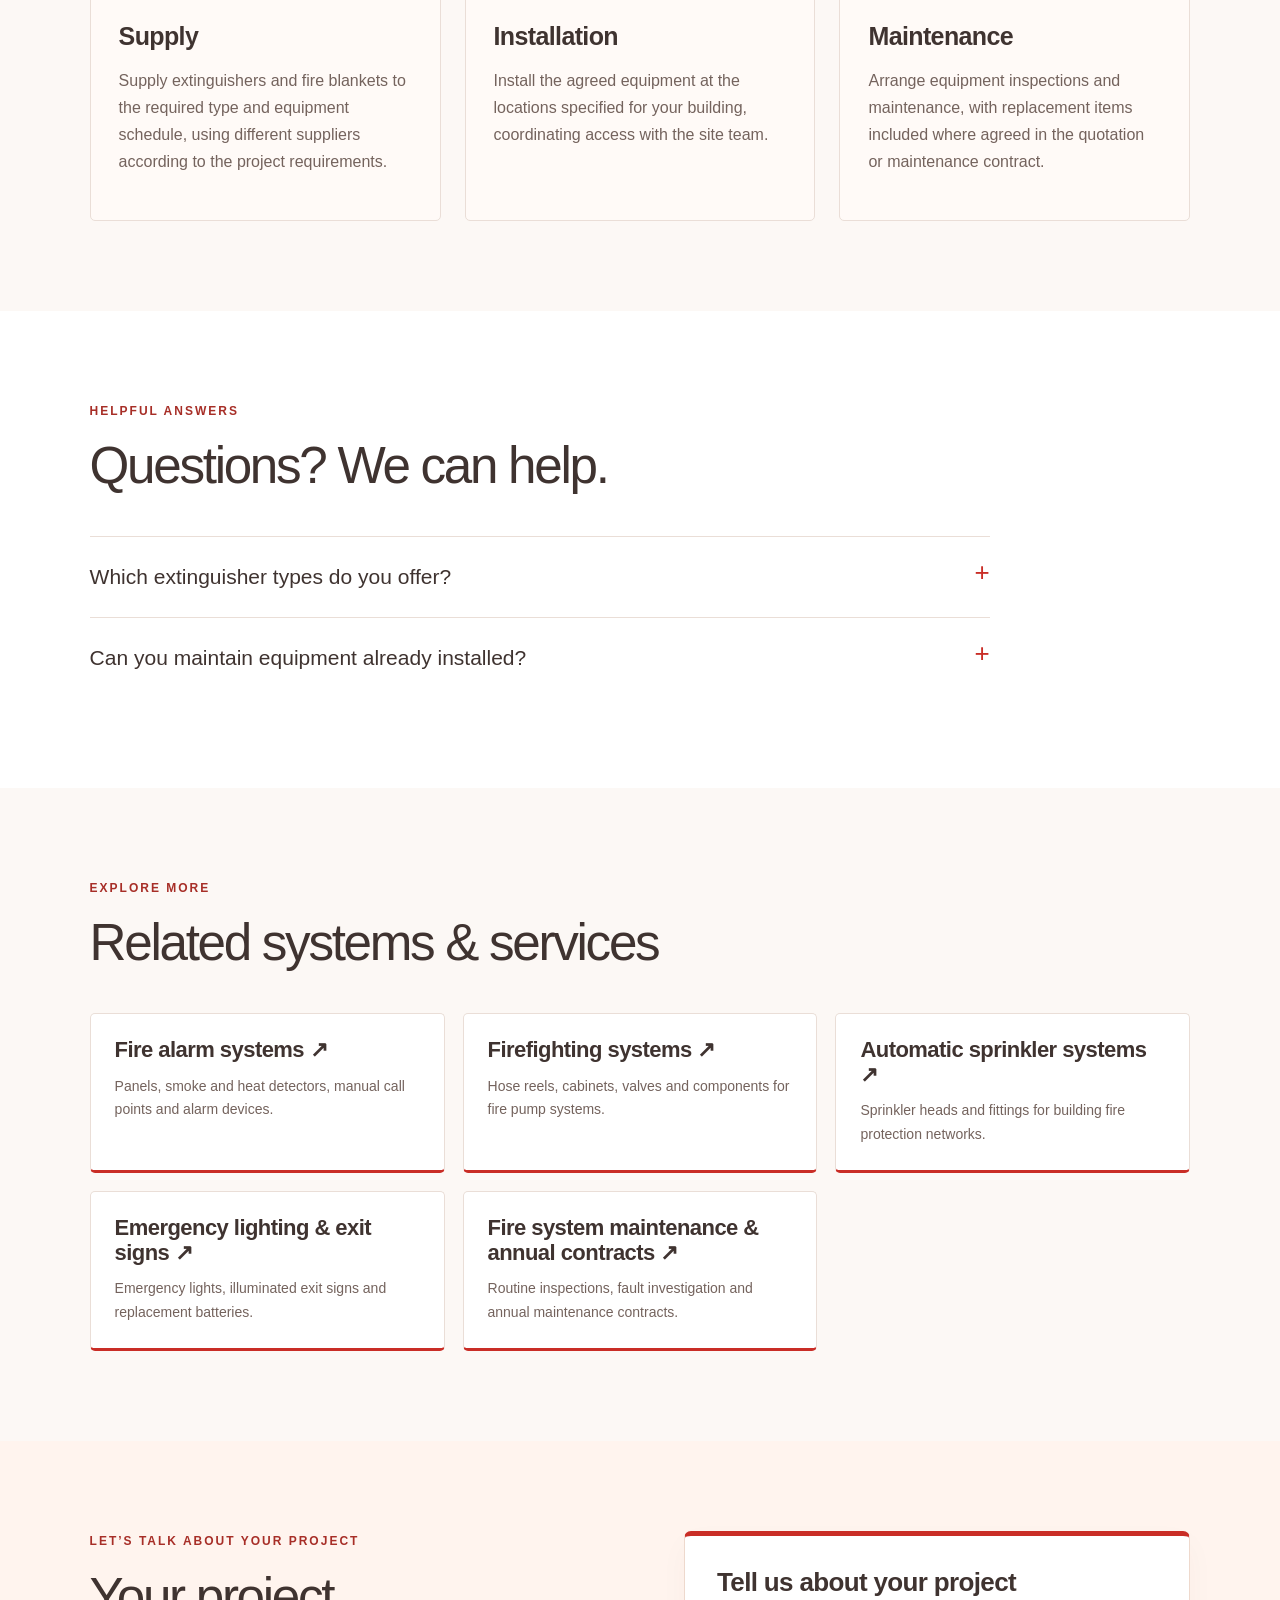
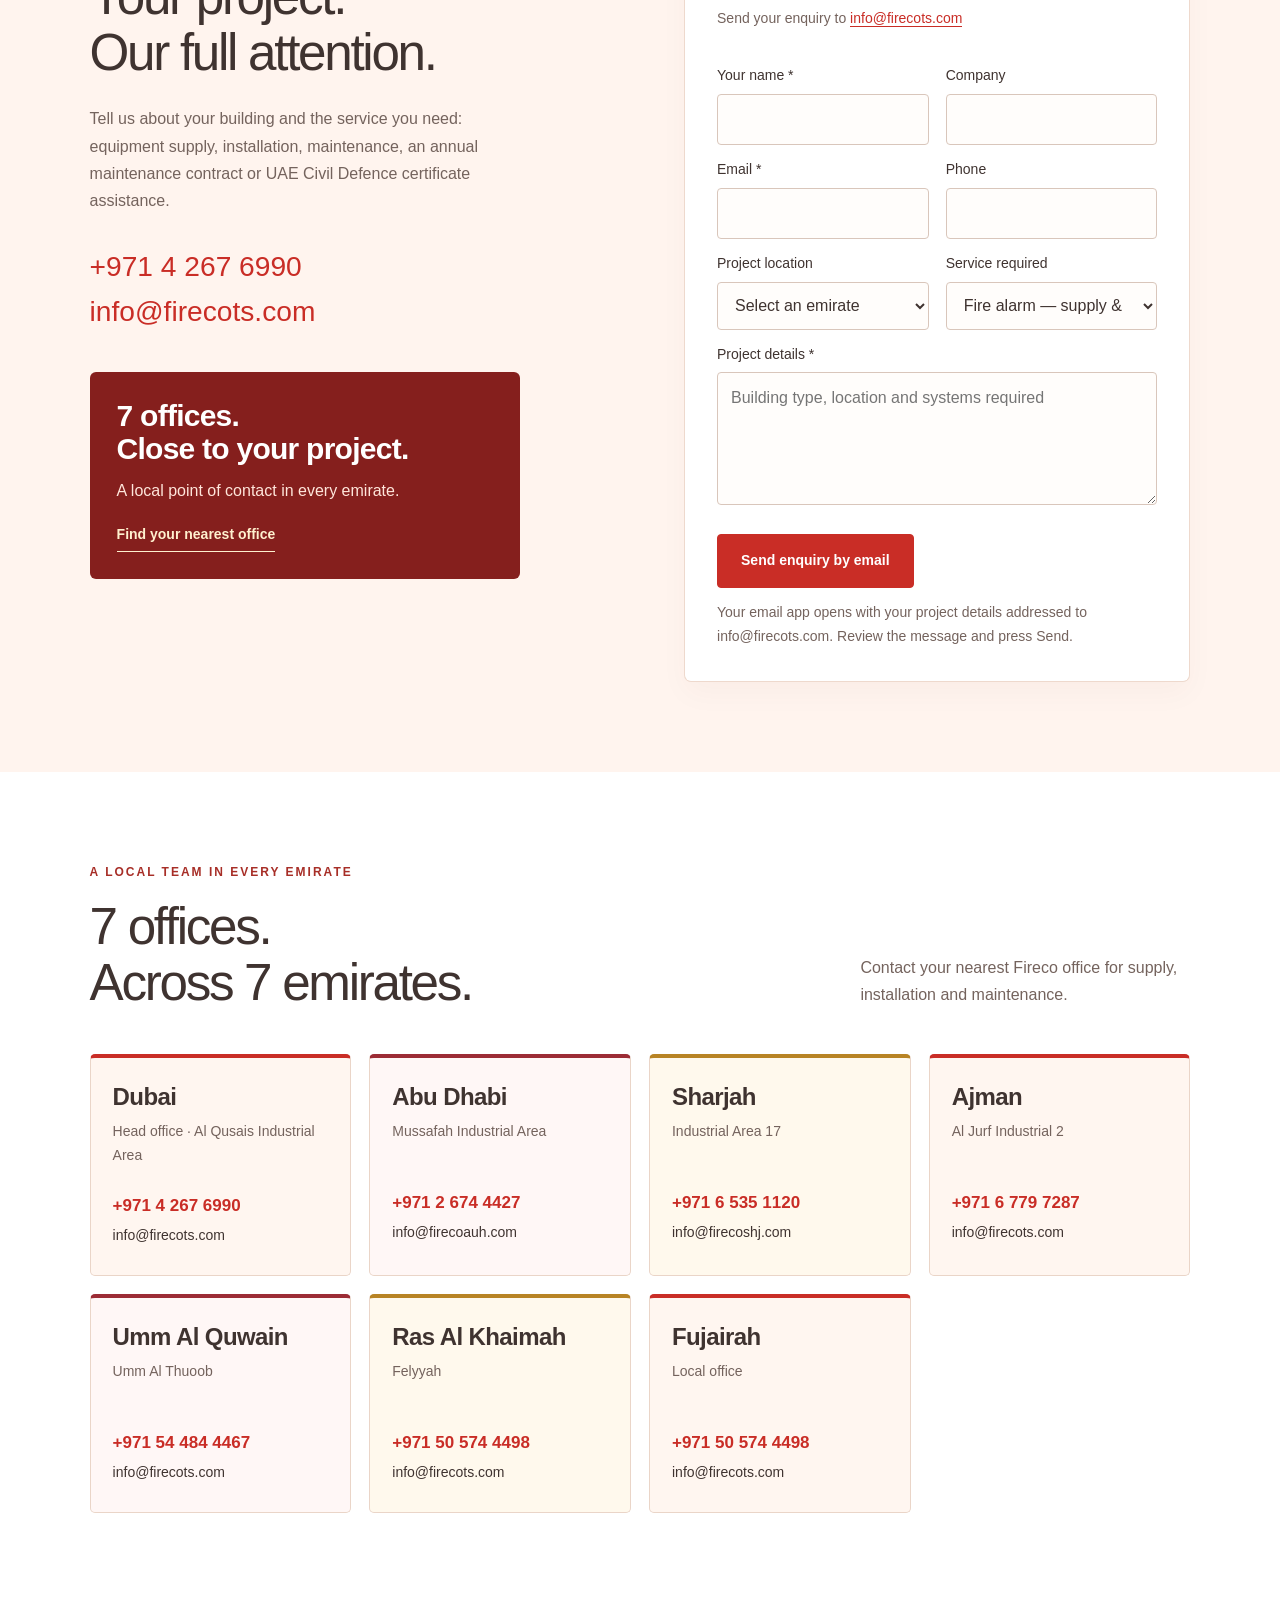
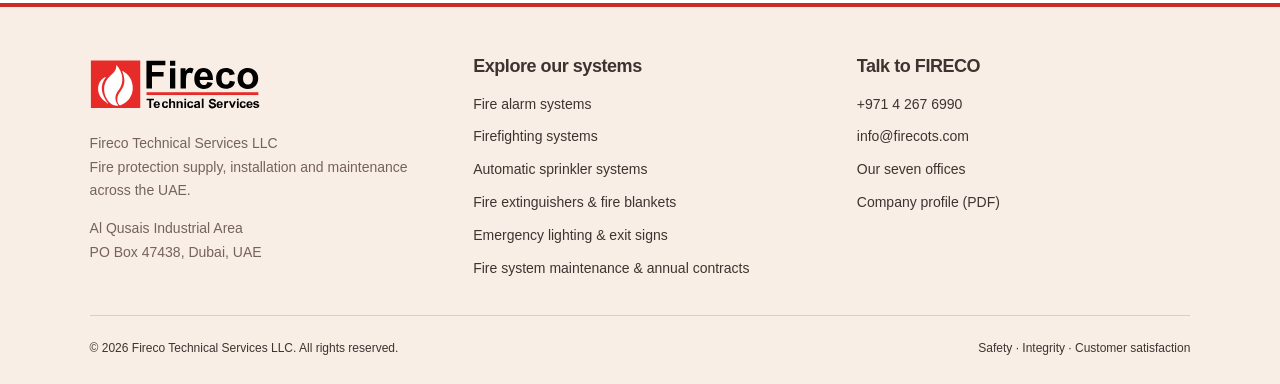
<file: fire-extinguishers.html>
<!doctype html>
<html lang="en" dir="ltr">
<head><meta charset="utf-8"><meta name="viewport" content="width=device-width,initial-scale=1">
<title>Fire extinguishers &amp; fire blankets UAE | Supply, Installation &amp; Maintenance | FIRECO</title><meta name="description" content="Supply, installation and maintenance of dry powder and portable CO₂ fire extinguishers, automatic dry powder units and fire blankets."><meta name="theme-color" content="#c92d26">
<link rel="canonical" href="https://firecots.com/fire-extinguishers.html">
<link rel="alternate" hreflang="en" href="https://firecots.com/fire-extinguishers.html"><link rel="alternate" hreflang="ar" href="https://firecots.com/ar/fire-extinguishers.html"><link rel="alternate" hreflang="x-default" href="https://firecots.com/fire-extinguishers.html">
<meta property="og:type" content="website"><meta property="og:title" content="Fire extinguishers &amp; fire blankets UAE | Supply, Installation &amp; Maintenance | FIRECO"><meta property="og:description" content="Supply, installation and maintenance of dry powder and portable CO₂ fire extinguishers, automatic dry powder units and fire blankets."><meta property="og:url" content="https://firecots.com/fire-extinguishers.html"><meta property="og:image" content="https://firecots.com/team.png"><meta property="og:locale" content="en_AE"><meta property="og:site_name" content="FIRECO">
<link rel="icon" type="image/svg+xml" href="fireco-logo.svg"><link rel="stylesheet" href="site.css"><script src="site.js" defer></script><script type="application/ld+json">{"@context": "https://schema.org", "@graph": [{"@type": "Organization", "@id": "https://firecots.com/#organization", "name": "Fireco Technical Services LLC", "alternateName": "FIRECO", "url": "https://firecots.com/", "logo": "https://firecots.com/fireco-logo.svg", "foundingDate": "2003", "email": "info@firecots.com", "telephone": "+97142676990", "areaServed": [{"@type": "AdministrativeArea", "name": "Dubai"}, {"@type": "AdministrativeArea", "name": "Abu Dhabi"}, {"@type": "AdministrativeArea", "name": "Sharjah"}, {"@type": "AdministrativeArea", "name": "Ajman"}, {"@type": "AdministrativeArea", "name": "Umm Al Quwain"}, {"@type": "AdministrativeArea", "name": "Ras Al Khaimah"}, {"@type": "AdministrativeArea", "name": "Fujairah"}], "contactPoint": {"@type": "ContactPoint", "telephone": "+97142676990", "email": "info@firecots.com", "contactType": "sales", "availableLanguage": ["English", "Arabic"]}}, {"@type": "WebSite", "@id": "https://firecots.com/#website", "url": "https://firecots.com/", "name": "FIRECO", "inLanguage": ["en", "ar"], "publisher": {"@id": "https://firecots.com/#organization"}}, {"@type": "Service", "name": "Fire extinguishers & fire blankets", "description": "Supply, installation and maintenance of dry powder and portable CO₂ fire extinguishers, automatic dry powder units and fire blankets.", "serviceType": "Supply, installation and maintenance", "url": "https://firecots.com/fire-extinguishers.html", "provider": {"@id": "https://firecots.com/#organization"}, "areaServed": {"@type": "Country", "name": "United Arab Emirates"}}, {"@type": "BreadcrumbList", "itemListElement": [{"@type": "ListItem", "position": 1, "name": "Home", "item": "https://firecots.com/"}, {"@type": "ListItem", "position": 2, "name": "Fire extinguishers & fire blankets", "item": "https://firecots.com/fire-extinguishers.html"}]}]}</script></head>
<body><a class="skip-link" href="#main">Skip to content</a><div class="topbar"><div class="container"><span>Supply · Installation · Maintenance</span><div class="top-contact"><a href="mailto:info@firecots.com" dir="ltr">info@firecots.com</a><a href="tel:+97142676990" dir="ltr">+971 4 267 6990</a></div></div></div>
<header><div class="container header-inner"><a class="logo" href="index.html" aria-label="Fireco home"><img src="fireco-logo.svg" alt="Fireco Technical Services original logo" width="190" height="55"></a><nav id="main-nav" class="navlinks" aria-label="Main navigation"><a href="index.html#systems">Systems</a><a href="index.html#services">Services</a><a href="index.html#clients">Experience</a><a href="index.html#offices">7 offices</a><a href="index.html#about">About</a></nav><div class="nav-actions"><a class="button" href="#contact">Request a quote</a><a class="language" href="ar/fire-extinguishers.html" lang="ar" dir="rtl" aria-label="View this page in Arabic">العربية</a><button type="button" class="menu" aria-controls="main-nav" aria-expanded="false">Menu</button></div></div></header><main id="main"><section class="service-hero"><div class="container"><nav class="breadcrumbs" aria-label="Breadcrumb"><a href="index.html">Home</a><span aria-hidden="true">/</span><a href="index.html#systems">Our systems</a><span aria-hidden="true">/</span><span>Fire extinguishers &amp; fire blankets</span></nav><div class="service-hero-grid"><div><span class="eyebrow">SUPPLY · INSTALLATION · MAINTENANCE</span><h1>Fire extinguishers &amp; fire blankets<em> in the UAE</em></h1><p>Supply, installation and maintenance of dry powder and portable CO₂ fire extinguishers, automatic dry powder units and fire blankets.</p><div class="hero-actions"><a class="button" href="#contact">Request a project quotation</a><a class="textlink" href="#equipment">Explore equipment ↓</a></div></div><div class="service-hero-media photo"><img src="extinguishers.png" alt="Fire extinguishers &amp; fire blankets" width="800" height="500" fetchpriority="high"></div></div></div></section><section class="section" id="equipment"><div class="container detail-grid"><div><span class="eyebrow">EQUIPMENT & SYSTEM SCOPE</span><h2>The equipment<br>your project needs.</h2><ul class="equipment-list"><li>Portable dry powder extinguishers</li><li>Portable CO₂ extinguishers</li><li>Automatic dry powder extinguishers</li><li>Fire blankets</li></ul></div><aside class="project-brief"><h3>What to send for a quotation</h3><p>A few project details help our team understand the equipment and work required.</p><ol><li>Building type and emirate</li><li>Required extinguisher types and quantities</li><li>Equipment schedule or existing equipment photographs</li><li>New supply, installation or maintenance request</li><li>Site access and preferred service dates</li></ol><a class="textlink" href="#contact">Tell us about your project ↗</a></aside></div></section><section class="section systems-section" id="services"><div class="container"><div class="section-heading"><div><span class="eyebrow">ONE CLEAR SERVICE SCOPE</span><h2>Supply. Install. Maintain.</h2></div></div><div class="service-actions"><article><h3>Supply</h3><p>Supply extinguishers and fire blankets to the required type and equipment schedule, using different suppliers according to the project requirements.</p></article><article><h3>Installation</h3><p>Install the agreed equipment at the locations specified for your building, coordinating access with the site team.</p></article><article><h3>Maintenance</h3><p>Arrange equipment inspections and maintenance, with replacement items included where agreed in the quotation or maintenance contract.</p></article></div></div></section><section class="section"><div class="container"><div class="section-heading"><div><span class="eyebrow">HELPFUL ANSWERS</span><h2>Questions? We can help.</h2></div></div><div class="faq-list"><details><summary>Which extinguisher types do you offer?</summary><p>The current range includes dry powder, portable CO₂ and automatic dry powder extinguishers, alongside fire blankets. Contact us with your required type and quantity.</p></details><details><summary>Can you maintain equipment already installed?</summary><p>Yes. Share the equipment list, site location and condition details so our team can discuss inspection, maintenance and any replacement requirements.</p></details></div></div></section><section class="section related"><div class="container"><div class="section-heading"><div><span class="eyebrow">EXPLORE MORE</span><h2>Related systems & services</h2></div></div><div class="related-grid"><a href="fire-alarm-systems.html"><h3>Fire alarm systems ↗</h3><p>Panels, smoke and heat detectors, manual call points and alarm devices.</p></a><a href="firefighting-systems.html"><h3>Firefighting systems ↗</h3><p>Hose reels, cabinets, valves and components for fire pump systems.</p></a><a href="sprinkler-systems.html"><h3>Automatic sprinkler systems ↗</h3><p>Sprinkler heads and fittings for building fire protection networks.</p></a><a href="emergency-lighting.html"><h3>Emergency lighting &amp; exit signs ↗</h3><p>Emergency lights, illuminated exit signs and replacement batteries.</p></a><a href="maintenance.html"><h3>Fire system maintenance &amp; annual contracts ↗</h3><p>Routine inspections, fault investigation and annual maintenance contracts.</p></a></div></div></section><section id="contact" class="section contact-section"><div class="container contact-grid"><div class="contact-copy"><span class="eyebrow">LET’S TALK ABOUT YOUR PROJECT</span><h2>Your project.<br>Our full attention.</h2><p>Tell us about your building and the service you need: equipment supply, installation, maintenance, an annual maintenance contract or UAE Civil Defence certificate assistance.</p><div class="contact-links"><a href="tel:+97142676990" dir="ltr">+971 4 267 6990</a><a href="mailto:info@firecots.com" dir="ltr">info@firecots.com</a></div><div class="office-callout"><h3>7 offices.<br>Close to your project.</h3><p>A local point of contact in every emirate.</p><a class="textlink" href="#offices">Find your nearest office</a></div></div>
<form class="enquiry-form" id="enquiry"><h3>Tell us about your project</h3><p class="form-destination">Send your enquiry to <a href="mailto:info@firecots.com" dir="ltr">info@firecots.com</a></p><input type="hidden" name="system" value="Fire extinguishers &amp; fire blankets"><div class="form-row"><div class="field"><label for="name">Your name *</label><input id="name" name="name" type="text" required autocomplete=name maxlength="100"></div><div class="field"><label for="company">Company</label><input id="company" name="company" type="text"  autocomplete=organization maxlength="100"></div></div><div class="form-row"><div class="field"><label for="email">Email *</label><input id="email" name="email" type="email" required autocomplete=email maxlength="254"></div><div class="field"><label for="phone">Phone</label><input id="phone" name="phone" type="tel"  autocomplete=tel maxlength="100"></div></div><div class="form-row"><div class="field"><label for="location">Project location</label><select id="location" name="location"><option value="">Select an emirate</option><option>Dubai</option><option>Abu Dhabi</option><option>Sharjah</option><option>Ajman</option><option>Umm Al Quwain</option><option>Ras Al Khaimah</option><option>Fujairah</option></select></div><div class="field"><label for="need">Service required</label><select id="need" name="need"><option>Fire alarm — supply & installation</option><option>Fire alarm — maintenance</option><option>Firefighting — supply & installation</option><option>Firefighting — maintenance</option><option>Equipment supply</option><option>Annual maintenance contract (AMC)</option><option>UAE Civil Defence certificate assistance</option></select></div></div><div class="field"><label for="message">Project details *</label><textarea id="message" name="message" rows="4" required maxlength="1600" placeholder="Building type, location and systems required"></textarea></div><button class="button" type="submit">Send enquiry by email</button><p class="form-note" id="form-note">Your email app opens with your project details addressed to info@firecots.com. Review the message and press Send.</p></form></div></section><section id="offices" class="section"><div class="container"><div class="section-heading"><div><span class="eyebrow">A LOCAL TEAM IN EVERY EMIRATE</span><h2>7 offices.<br>Across 7 emirates.</h2></div><p>Contact your nearest Fireco office for supply, installation and maintenance.</p></div><div class="office-grid"><article class="office-card"><h3>Dubai</h3><p>Head office · Al Qusais Industrial Area</p><a href="tel:+97142676990" dir="ltr">+971 4 267 6990</a><a href="mailto:info@firecots.com" dir="ltr">info@firecots.com</a></article><article class="office-card"><h3>Abu Dhabi</h3><p>Mussafah Industrial Area</p><a href="tel:+97126744427" dir="ltr">+971 2 674 4427</a><a href="mailto:info@firecoauh.com" dir="ltr">info@firecoauh.com</a></article><article class="office-card"><h3>Sharjah</h3><p>Industrial Area 17</p><a href="tel:+97165351120" dir="ltr">+971 6 535 1120</a><a href="mailto:info@firecoshj.com" dir="ltr">info@firecoshj.com</a></article><article class="office-card"><h3>Ajman</h3><p>Al Jurf Industrial 2</p><a href="tel:+97167797287" dir="ltr">+971 6 779 7287</a><a href="mailto:info@firecots.com" dir="ltr">info@firecots.com</a></article><article class="office-card"><h3>Umm Al Quwain</h3><p>Umm Al Thuoob</p><a href="tel:+971544844467" dir="ltr">+971 54 484 4467</a><a href="mailto:info@firecots.com" dir="ltr">info@firecots.com</a></article><article class="office-card"><h3>Ras Al Khaimah</h3><p>Felyyah</p><a href="tel:+971505744498" dir="ltr">+971 50 574 4498</a><a href="mailto:info@firecots.com" dir="ltr">info@firecots.com</a></article><article class="office-card"><h3>Fujairah</h3><p>Local office</p><a href="tel:+971505744498" dir="ltr">+971 50 574 4498</a><a href="mailto:info@firecots.com" dir="ltr">info@firecots.com</a></article></div></div></section></main><footer><div class="container"><div class="footer-main"><div class="footer-brand"><a href="index.html"><img class="footer-logo" src="fireco-logo.svg" alt="FIRECO" width="190" height="55" loading="lazy"></a><p>Fireco Technical Services LLC<br>Fire protection supply, installation and maintenance across the UAE.</p><p>Al Qusais Industrial Area<br>PO Box 47438, Dubai, UAE</p></div><div><h3>Explore our systems</h3><div class="footer-links"><a href="fire-alarm-systems.html">Fire alarm systems</a><a href="firefighting-systems.html">Firefighting systems</a><a href="sprinkler-systems.html">Automatic sprinkler systems</a><a href="fire-extinguishers.html">Fire extinguishers &amp; fire blankets</a><a href="emergency-lighting.html">Emergency lighting &amp; exit signs</a><a href="maintenance.html">Fire system maintenance &amp; annual contracts</a></div></div><div><h3>Talk to FIRECO</h3><div class="footer-links"><a href="tel:+97142676990" dir="ltr">+971 4 267 6990</a><a href="mailto:info@firecots.com" dir="ltr">info@firecots.com</a><a href="#offices">Our seven offices</a><a href="FIRECO.pdf" target="_blank" rel="noopener">Company profile (PDF)</a></div></div></div><div class="footer-base"><span>© 2026 Fireco Technical Services LLC. All rights reserved.</span><span>Safety · Integrity · Customer satisfaction</span></div></div></footer><a class="stickyquote" href="#contact">Request a quote</a></body></html>
</file>
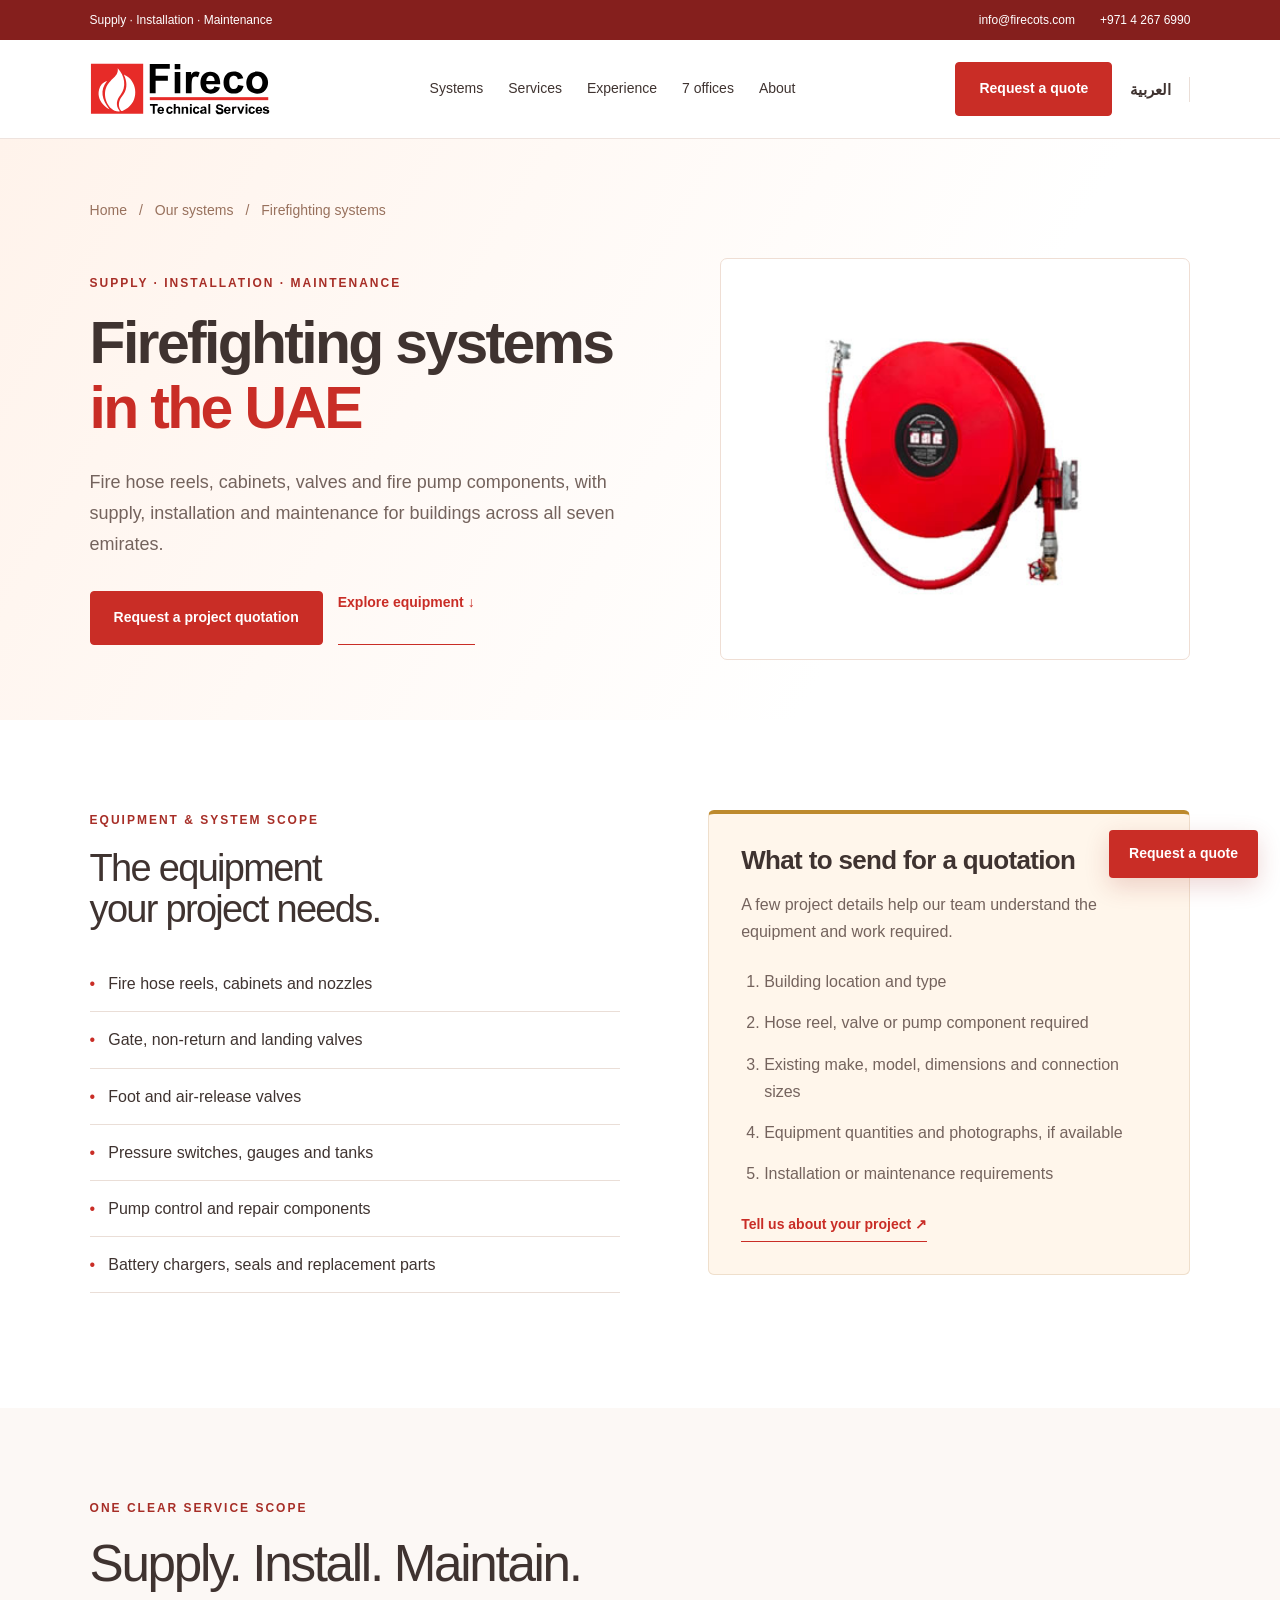
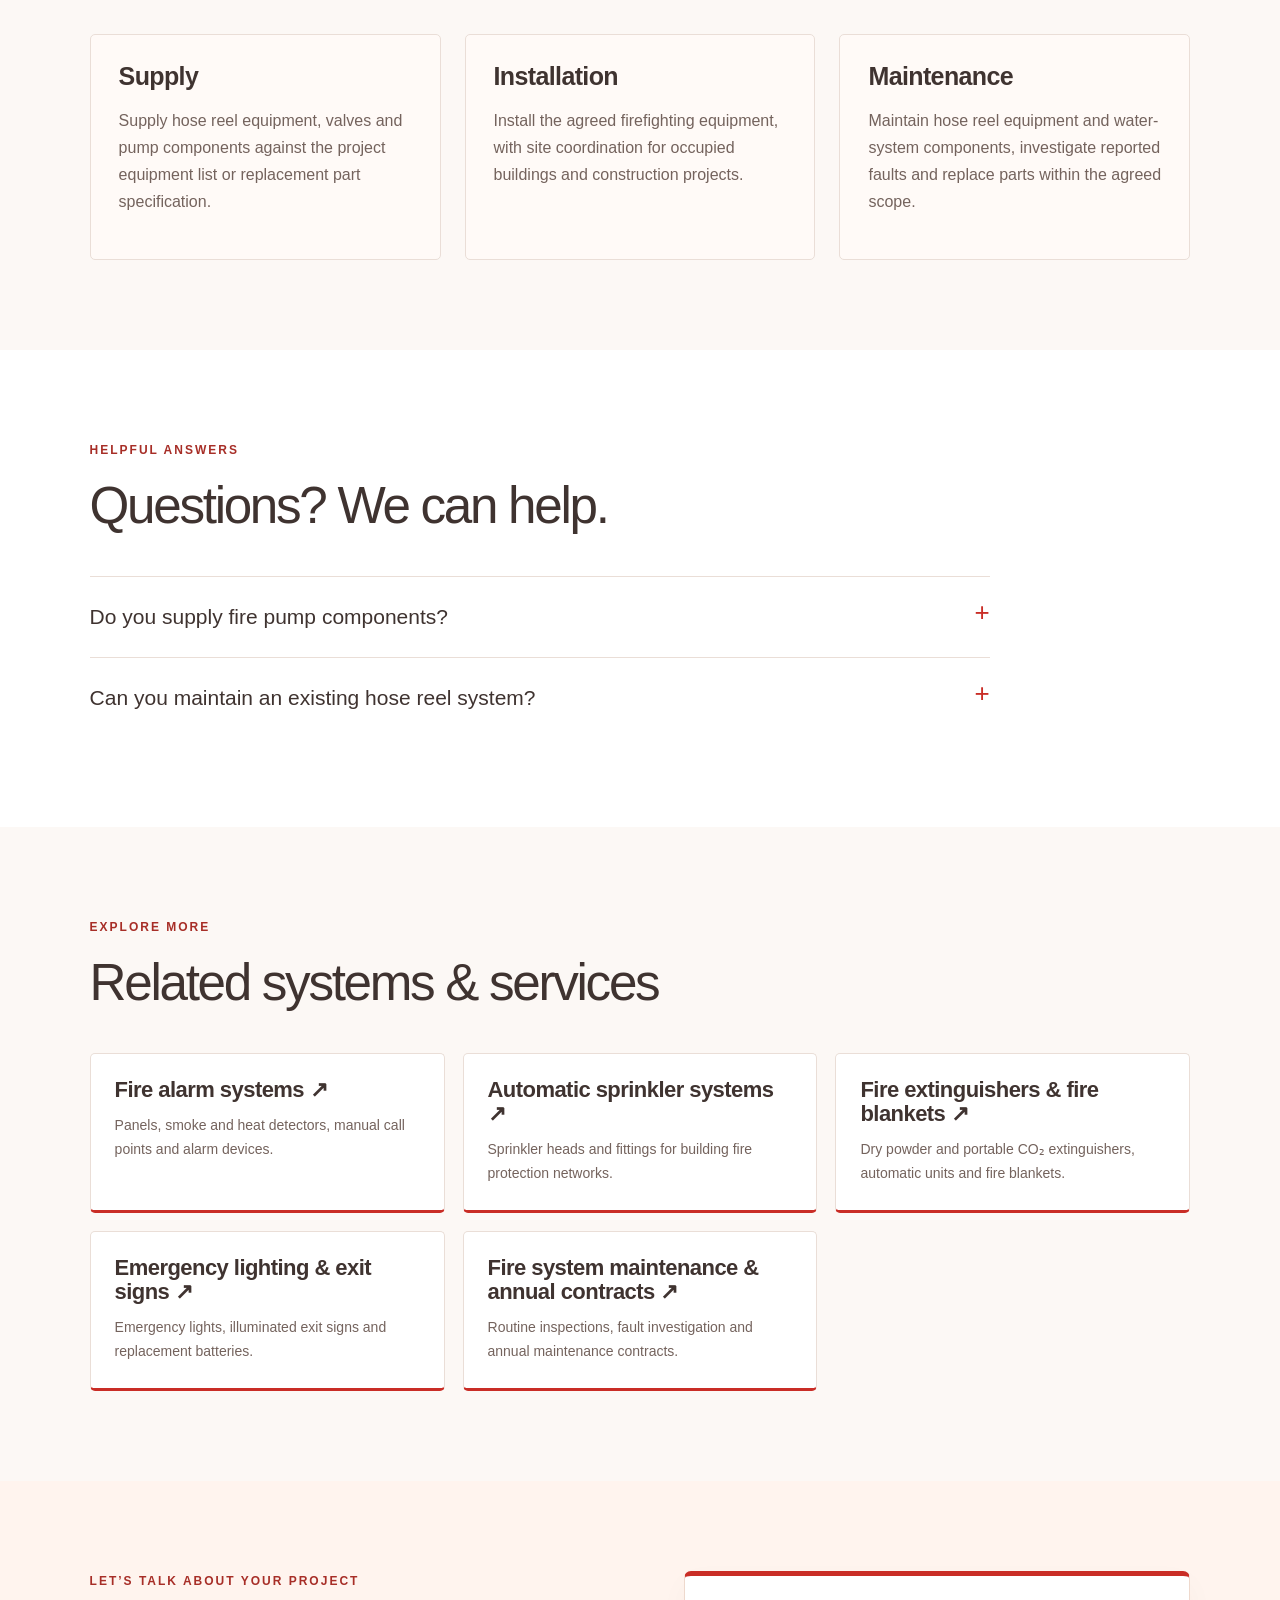
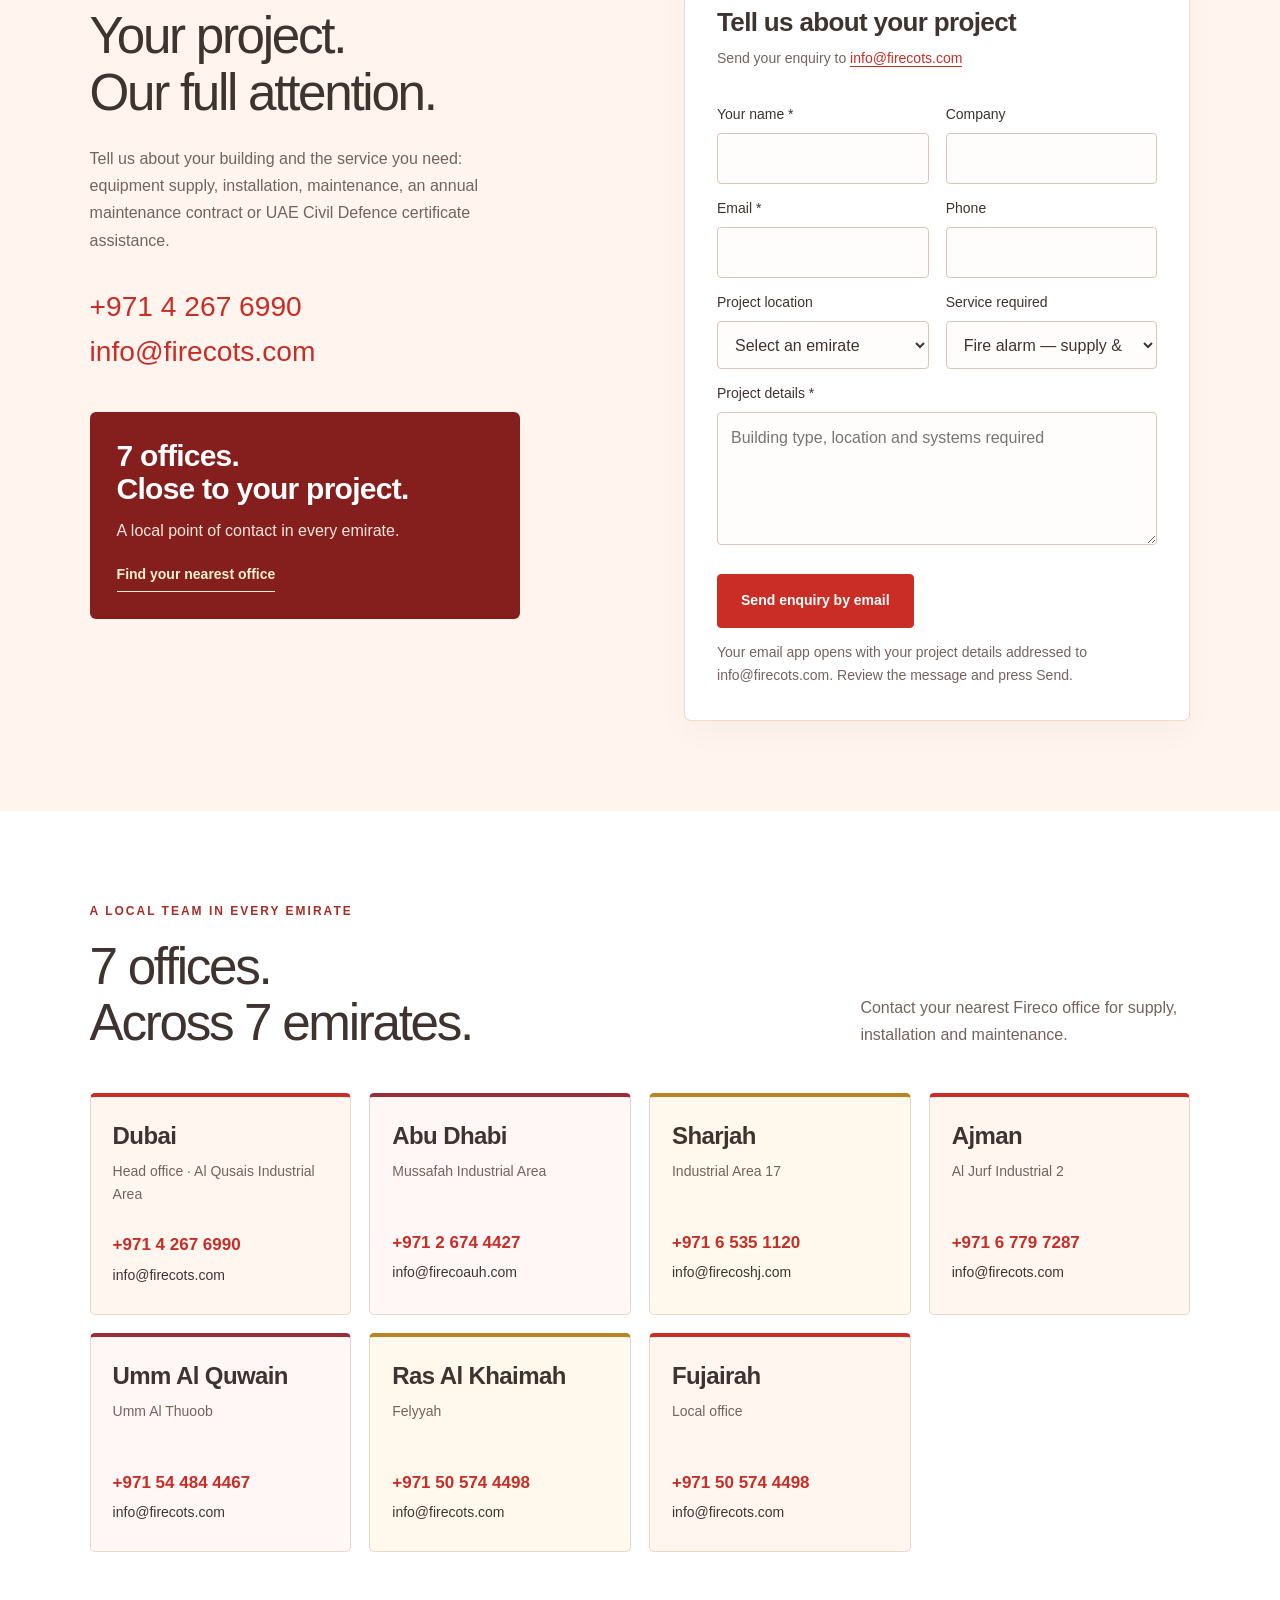
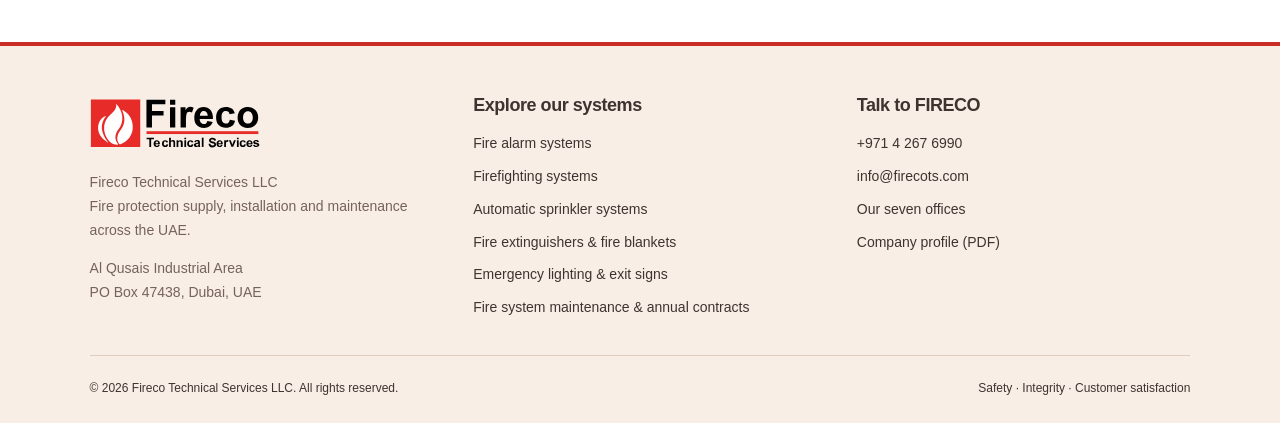
<file: firefighting-systems.html>
<!doctype html>
<html lang="en" dir="ltr">
<head><meta charset="utf-8"><meta name="viewport" content="width=device-width,initial-scale=1">
<title>Firefighting systems UAE | Supply, Installation &amp; Maintenance | FIRECO</title><meta name="description" content="Fire hose reels, cabinets, valves and fire pump components, with supply, installation and maintenance for buildings across all seven emirates."><meta name="theme-color" content="#c92d26">
<link rel="canonical" href="https://firecots.com/firefighting-systems.html">
<link rel="alternate" hreflang="en" href="https://firecots.com/firefighting-systems.html"><link rel="alternate" hreflang="ar" href="https://firecots.com/ar/firefighting-systems.html"><link rel="alternate" hreflang="x-default" href="https://firecots.com/firefighting-systems.html">
<meta property="og:type" content="website"><meta property="og:title" content="Firefighting systems UAE | Supply, Installation &amp; Maintenance | FIRECO"><meta property="og:description" content="Fire hose reels, cabinets, valves and fire pump components, with supply, installation and maintenance for buildings across all seven emirates."><meta property="og:url" content="https://firecots.com/firefighting-systems.html"><meta property="og:image" content="https://firecots.com/team.png"><meta property="og:locale" content="en_AE"><meta property="og:site_name" content="FIRECO">
<link rel="icon" type="image/svg+xml" href="fireco-logo.svg"><link rel="stylesheet" href="site.css"><script src="site.js" defer></script><script type="application/ld+json">{"@context": "https://schema.org", "@graph": [{"@type": "Organization", "@id": "https://firecots.com/#organization", "name": "Fireco Technical Services LLC", "alternateName": "FIRECO", "url": "https://firecots.com/", "logo": "https://firecots.com/fireco-logo.svg", "foundingDate": "2003", "email": "info@firecots.com", "telephone": "+97142676990", "areaServed": [{"@type": "AdministrativeArea", "name": "Dubai"}, {"@type": "AdministrativeArea", "name": "Abu Dhabi"}, {"@type": "AdministrativeArea", "name": "Sharjah"}, {"@type": "AdministrativeArea", "name": "Ajman"}, {"@type": "AdministrativeArea", "name": "Umm Al Quwain"}, {"@type": "AdministrativeArea", "name": "Ras Al Khaimah"}, {"@type": "AdministrativeArea", "name": "Fujairah"}], "contactPoint": {"@type": "ContactPoint", "telephone": "+97142676990", "email": "info@firecots.com", "contactType": "sales", "availableLanguage": ["English", "Arabic"]}}, {"@type": "WebSite", "@id": "https://firecots.com/#website", "url": "https://firecots.com/", "name": "FIRECO", "inLanguage": ["en", "ar"], "publisher": {"@id": "https://firecots.com/#organization"}}, {"@type": "Service", "name": "Firefighting systems", "description": "Fire hose reels, cabinets, valves and fire pump components, with supply, installation and maintenance for buildings across all seven emirates.", "serviceType": "Supply, installation and maintenance", "url": "https://firecots.com/firefighting-systems.html", "provider": {"@id": "https://firecots.com/#organization"}, "areaServed": {"@type": "Country", "name": "United Arab Emirates"}}, {"@type": "BreadcrumbList", "itemListElement": [{"@type": "ListItem", "position": 1, "name": "Home", "item": "https://firecots.com/"}, {"@type": "ListItem", "position": 2, "name": "Firefighting systems", "item": "https://firecots.com/firefighting-systems.html"}]}]}</script></head>
<body><a class="skip-link" href="#main">Skip to content</a><div class="topbar"><div class="container"><span>Supply · Installation · Maintenance</span><div class="top-contact"><a href="mailto:info@firecots.com" dir="ltr">info@firecots.com</a><a href="tel:+97142676990" dir="ltr">+971 4 267 6990</a></div></div></div>
<header><div class="container header-inner"><a class="logo" href="index.html" aria-label="Fireco home"><img src="fireco-logo.svg" alt="Fireco Technical Services original logo" width="190" height="55"></a><nav id="main-nav" class="navlinks" aria-label="Main navigation"><a href="index.html#systems">Systems</a><a href="index.html#services">Services</a><a href="index.html#clients">Experience</a><a href="index.html#offices">7 offices</a><a href="index.html#about">About</a></nav><div class="nav-actions"><a class="button" href="#contact">Request a quote</a><a class="language" href="ar/firefighting-systems.html" lang="ar" dir="rtl" aria-label="View this page in Arabic">العربية</a><button type="button" class="menu" aria-controls="main-nav" aria-expanded="false">Menu</button></div></div></header><main id="main"><section class="service-hero"><div class="container"><nav class="breadcrumbs" aria-label="Breadcrumb"><a href="index.html">Home</a><span aria-hidden="true">/</span><a href="index.html#systems">Our systems</a><span aria-hidden="true">/</span><span>Firefighting systems</span></nav><div class="service-hero-grid"><div><span class="eyebrow">SUPPLY · INSTALLATION · MAINTENANCE</span><h1>Firefighting systems<em> in the UAE</em></h1><p>Fire hose reels, cabinets, valves and fire pump components, with supply, installation and maintenance for buildings across all seven emirates.</p><div class="hero-actions"><a class="button" href="#contact">Request a project quotation</a><a class="textlink" href="#equipment">Explore equipment ↓</a></div></div><div class="service-hero-media "><img src="hose-reel.jpg" alt="Firefighting systems" width="800" height="500" fetchpriority="high"></div></div></div></section><section class="section" id="equipment"><div class="container detail-grid"><div><span class="eyebrow">EQUIPMENT & SYSTEM SCOPE</span><h2>The equipment<br>your project needs.</h2><ul class="equipment-list"><li>Fire hose reels, cabinets and nozzles</li><li>Gate, non-return and landing valves</li><li>Foot and air-release valves</li><li>Pressure switches, gauges and tanks</li><li>Pump control and repair components</li><li>Battery chargers, seals and replacement parts</li></ul></div><aside class="project-brief"><h3>What to send for a quotation</h3><p>A few project details help our team understand the equipment and work required.</p><ol><li>Building location and type</li><li>Hose reel, valve or pump component required</li><li>Existing make, model, dimensions and connection sizes</li><li>Equipment quantities and photographs, if available</li><li>Installation or maintenance requirements</li></ol><a class="textlink" href="#contact">Tell us about your project ↗</a></aside></div></section><section class="section systems-section" id="services"><div class="container"><div class="section-heading"><div><span class="eyebrow">ONE CLEAR SERVICE SCOPE</span><h2>Supply. Install. Maintain.</h2></div></div><div class="service-actions"><article><h3>Supply</h3><p>Supply hose reel equipment, valves and pump components against the project equipment list or replacement part specification.</p></article><article><h3>Installation</h3><p>Install the agreed firefighting equipment, with site coordination for occupied buildings and construction projects.</p></article><article><h3>Maintenance</h3><p>Maintain hose reel equipment and water-system components, investigate reported faults and replace parts within the agreed scope.</p></article></div></div></section><section class="section"><div class="container"><div class="section-heading"><div><span class="eyebrow">HELPFUL ANSWERS</span><h2>Questions? We can help.</h2></div></div><div class="faq-list"><details><summary>Do you supply fire pump components?</summary><p>Yes. Our scope includes pump control and repair components, pressure equipment, chargers, seals and related parts. Share the existing equipment details for a suitable quotation.</p></details><details><summary>Can you maintain an existing hose reel system?</summary><p>Yes. Send the building location and a description of the equipment or reported fault so our team can discuss a maintenance visit or annual contract.</p></details></div></div></section><section class="section related"><div class="container"><div class="section-heading"><div><span class="eyebrow">EXPLORE MORE</span><h2>Related systems & services</h2></div></div><div class="related-grid"><a href="fire-alarm-systems.html"><h3>Fire alarm systems ↗</h3><p>Panels, smoke and heat detectors, manual call points and alarm devices.</p></a><a href="sprinkler-systems.html"><h3>Automatic sprinkler systems ↗</h3><p>Sprinkler heads and fittings for building fire protection networks.</p></a><a href="fire-extinguishers.html"><h3>Fire extinguishers &amp; fire blankets ↗</h3><p>Dry powder and portable CO₂ extinguishers, automatic units and fire blankets.</p></a><a href="emergency-lighting.html"><h3>Emergency lighting &amp; exit signs ↗</h3><p>Emergency lights, illuminated exit signs and replacement batteries.</p></a><a href="maintenance.html"><h3>Fire system maintenance &amp; annual contracts ↗</h3><p>Routine inspections, fault investigation and annual maintenance contracts.</p></a></div></div></section><section id="contact" class="section contact-section"><div class="container contact-grid"><div class="contact-copy"><span class="eyebrow">LET’S TALK ABOUT YOUR PROJECT</span><h2>Your project.<br>Our full attention.</h2><p>Tell us about your building and the service you need: equipment supply, installation, maintenance, an annual maintenance contract or UAE Civil Defence certificate assistance.</p><div class="contact-links"><a href="tel:+97142676990" dir="ltr">+971 4 267 6990</a><a href="mailto:info@firecots.com" dir="ltr">info@firecots.com</a></div><div class="office-callout"><h3>7 offices.<br>Close to your project.</h3><p>A local point of contact in every emirate.</p><a class="textlink" href="#offices">Find your nearest office</a></div></div>
<form class="enquiry-form" id="enquiry"><h3>Tell us about your project</h3><p class="form-destination">Send your enquiry to <a href="mailto:info@firecots.com" dir="ltr">info@firecots.com</a></p><input type="hidden" name="system" value="Firefighting systems"><div class="form-row"><div class="field"><label for="name">Your name *</label><input id="name" name="name" type="text" required autocomplete=name maxlength="100"></div><div class="field"><label for="company">Company</label><input id="company" name="company" type="text"  autocomplete=organization maxlength="100"></div></div><div class="form-row"><div class="field"><label for="email">Email *</label><input id="email" name="email" type="email" required autocomplete=email maxlength="254"></div><div class="field"><label for="phone">Phone</label><input id="phone" name="phone" type="tel"  autocomplete=tel maxlength="100"></div></div><div class="form-row"><div class="field"><label for="location">Project location</label><select id="location" name="location"><option value="">Select an emirate</option><option>Dubai</option><option>Abu Dhabi</option><option>Sharjah</option><option>Ajman</option><option>Umm Al Quwain</option><option>Ras Al Khaimah</option><option>Fujairah</option></select></div><div class="field"><label for="need">Service required</label><select id="need" name="need"><option>Fire alarm — supply & installation</option><option>Fire alarm — maintenance</option><option>Firefighting — supply & installation</option><option>Firefighting — maintenance</option><option>Equipment supply</option><option>Annual maintenance contract (AMC)</option><option>UAE Civil Defence certificate assistance</option></select></div></div><div class="field"><label for="message">Project details *</label><textarea id="message" name="message" rows="4" required maxlength="1600" placeholder="Building type, location and systems required"></textarea></div><button class="button" type="submit">Send enquiry by email</button><p class="form-note" id="form-note">Your email app opens with your project details addressed to info@firecots.com. Review the message and press Send.</p></form></div></section><section id="offices" class="section"><div class="container"><div class="section-heading"><div><span class="eyebrow">A LOCAL TEAM IN EVERY EMIRATE</span><h2>7 offices.<br>Across 7 emirates.</h2></div><p>Contact your nearest Fireco office for supply, installation and maintenance.</p></div><div class="office-grid"><article class="office-card"><h3>Dubai</h3><p>Head office · Al Qusais Industrial Area</p><a href="tel:+97142676990" dir="ltr">+971 4 267 6990</a><a href="mailto:info@firecots.com" dir="ltr">info@firecots.com</a></article><article class="office-card"><h3>Abu Dhabi</h3><p>Mussafah Industrial Area</p><a href="tel:+97126744427" dir="ltr">+971 2 674 4427</a><a href="mailto:info@firecoauh.com" dir="ltr">info@firecoauh.com</a></article><article class="office-card"><h3>Sharjah</h3><p>Industrial Area 17</p><a href="tel:+97165351120" dir="ltr">+971 6 535 1120</a><a href="mailto:info@firecoshj.com" dir="ltr">info@firecoshj.com</a></article><article class="office-card"><h3>Ajman</h3><p>Al Jurf Industrial 2</p><a href="tel:+97167797287" dir="ltr">+971 6 779 7287</a><a href="mailto:info@firecots.com" dir="ltr">info@firecots.com</a></article><article class="office-card"><h3>Umm Al Quwain</h3><p>Umm Al Thuoob</p><a href="tel:+971544844467" dir="ltr">+971 54 484 4467</a><a href="mailto:info@firecots.com" dir="ltr">info@firecots.com</a></article><article class="office-card"><h3>Ras Al Khaimah</h3><p>Felyyah</p><a href="tel:+971505744498" dir="ltr">+971 50 574 4498</a><a href="mailto:info@firecots.com" dir="ltr">info@firecots.com</a></article><article class="office-card"><h3>Fujairah</h3><p>Local office</p><a href="tel:+971505744498" dir="ltr">+971 50 574 4498</a><a href="mailto:info@firecots.com" dir="ltr">info@firecots.com</a></article></div></div></section></main><footer><div class="container"><div class="footer-main"><div class="footer-brand"><a href="index.html"><img class="footer-logo" src="fireco-logo.svg" alt="FIRECO" width="190" height="55" loading="lazy"></a><p>Fireco Technical Services LLC<br>Fire protection supply, installation and maintenance across the UAE.</p><p>Al Qusais Industrial Area<br>PO Box 47438, Dubai, UAE</p></div><div><h3>Explore our systems</h3><div class="footer-links"><a href="fire-alarm-systems.html">Fire alarm systems</a><a href="firefighting-systems.html">Firefighting systems</a><a href="sprinkler-systems.html">Automatic sprinkler systems</a><a href="fire-extinguishers.html">Fire extinguishers &amp; fire blankets</a><a href="emergency-lighting.html">Emergency lighting &amp; exit signs</a><a href="maintenance.html">Fire system maintenance &amp; annual contracts</a></div></div><div><h3>Talk to FIRECO</h3><div class="footer-links"><a href="tel:+97142676990" dir="ltr">+971 4 267 6990</a><a href="mailto:info@firecots.com" dir="ltr">info@firecots.com</a><a href="#offices">Our seven offices</a><a href="FIRECO.pdf" target="_blank" rel="noopener">Company profile (PDF)</a></div></div></div><div class="footer-base"><span>© 2026 Fireco Technical Services LLC. All rights reserved.</span><span>Safety · Integrity · Customer satisfaction</span></div></div></footer><a class="stickyquote" href="#contact">Request a quote</a></body></html>
</file>
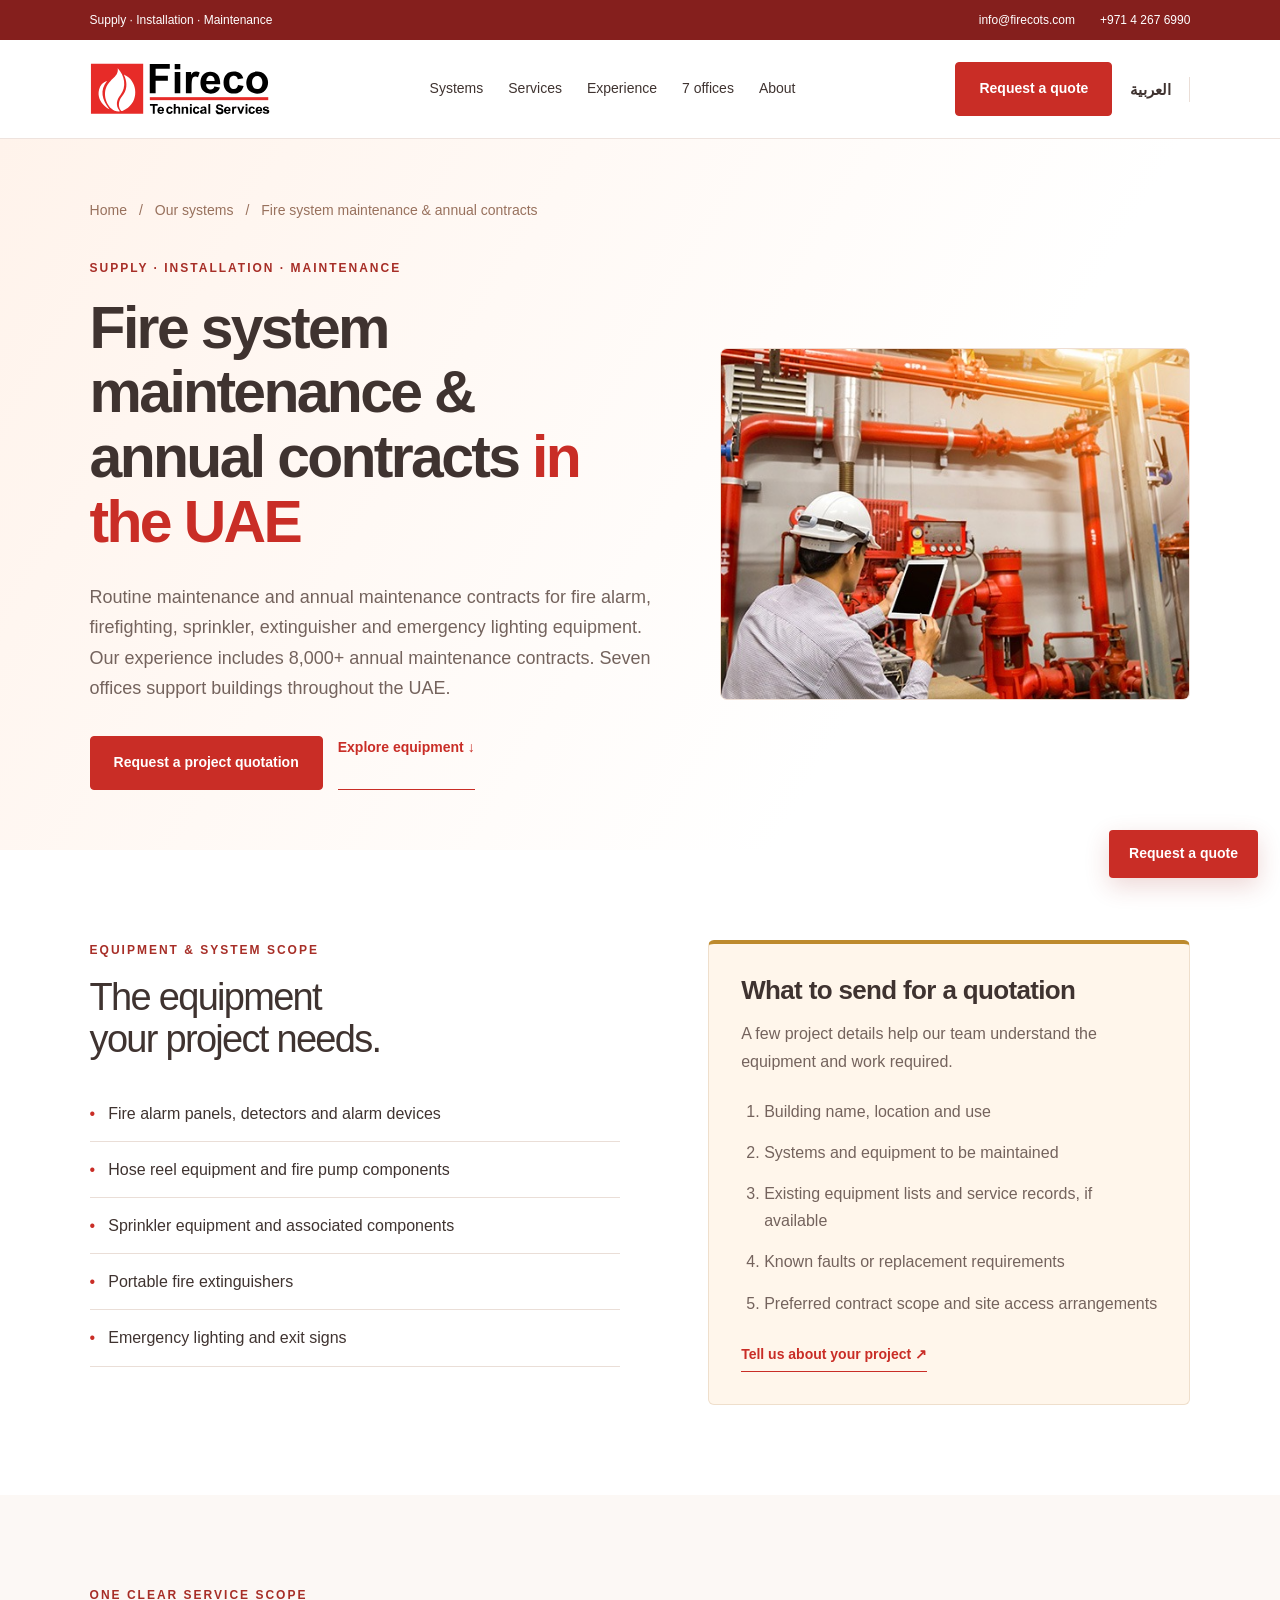
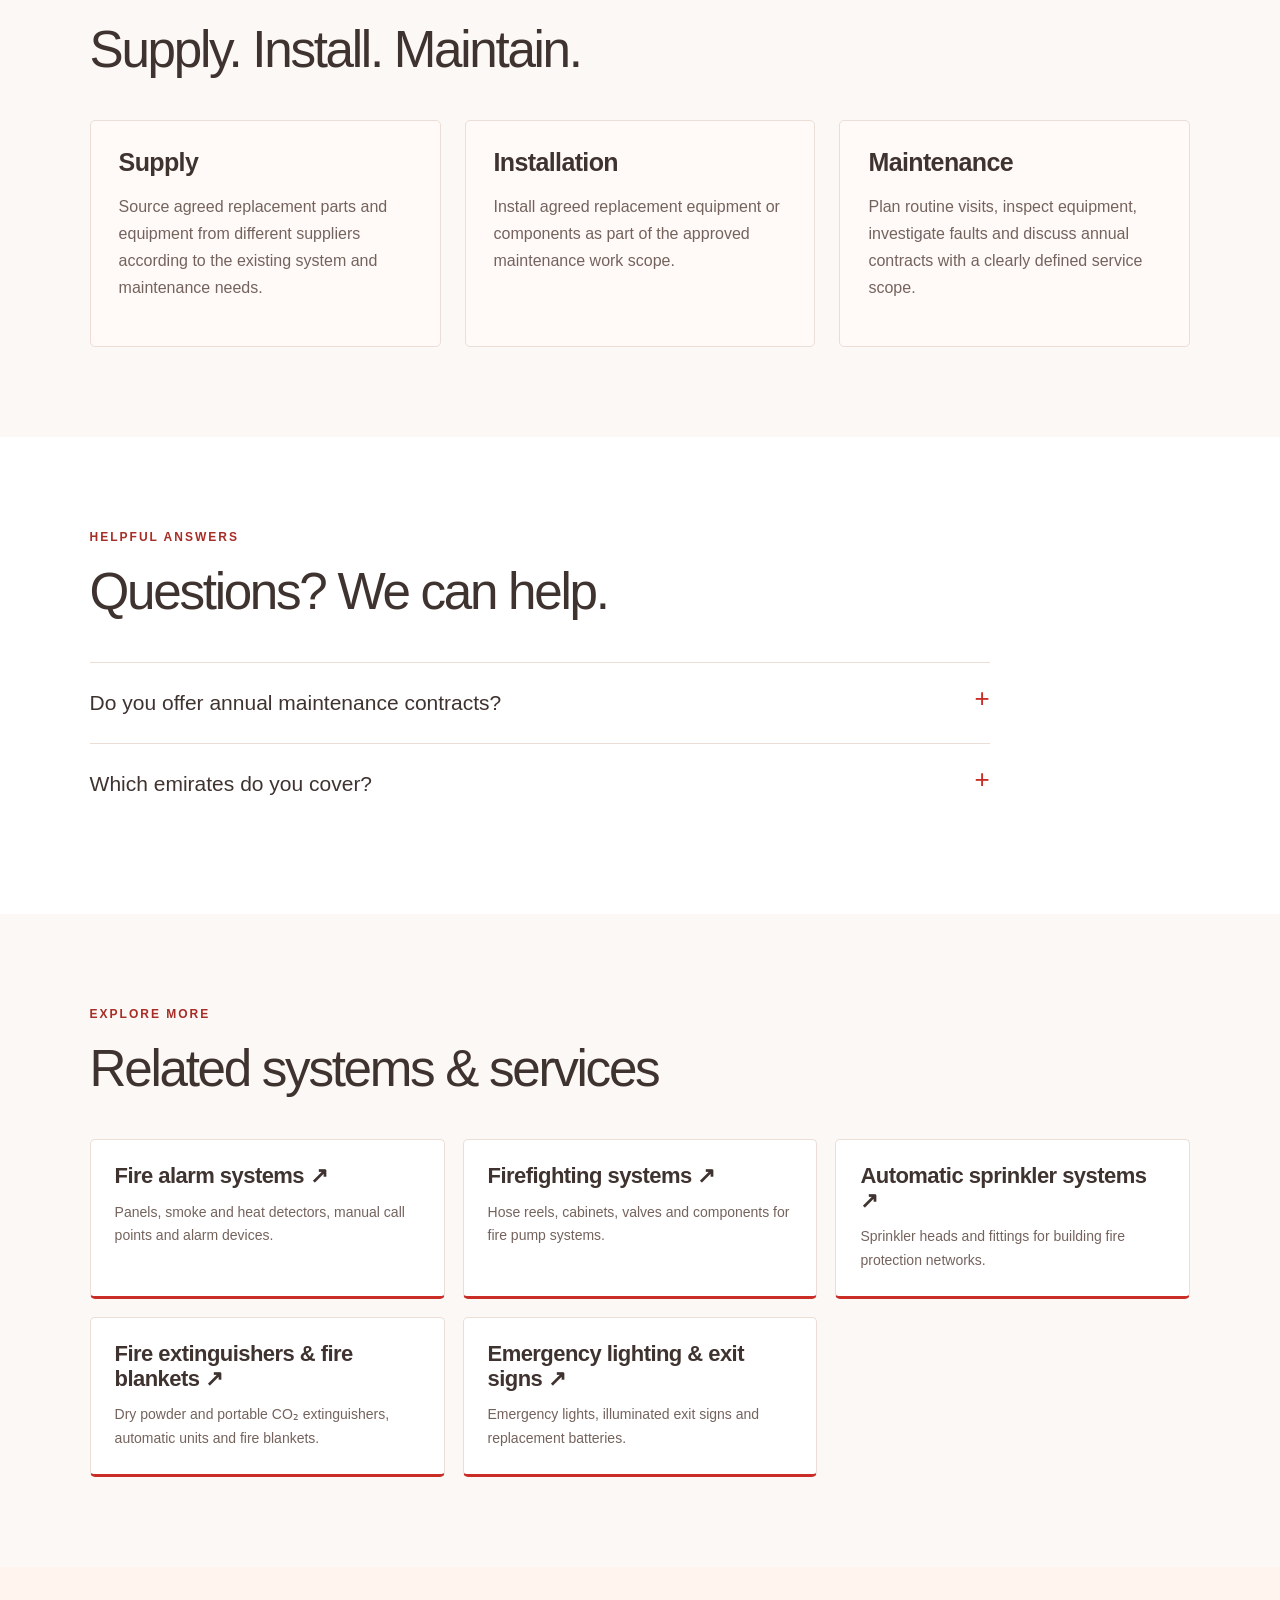
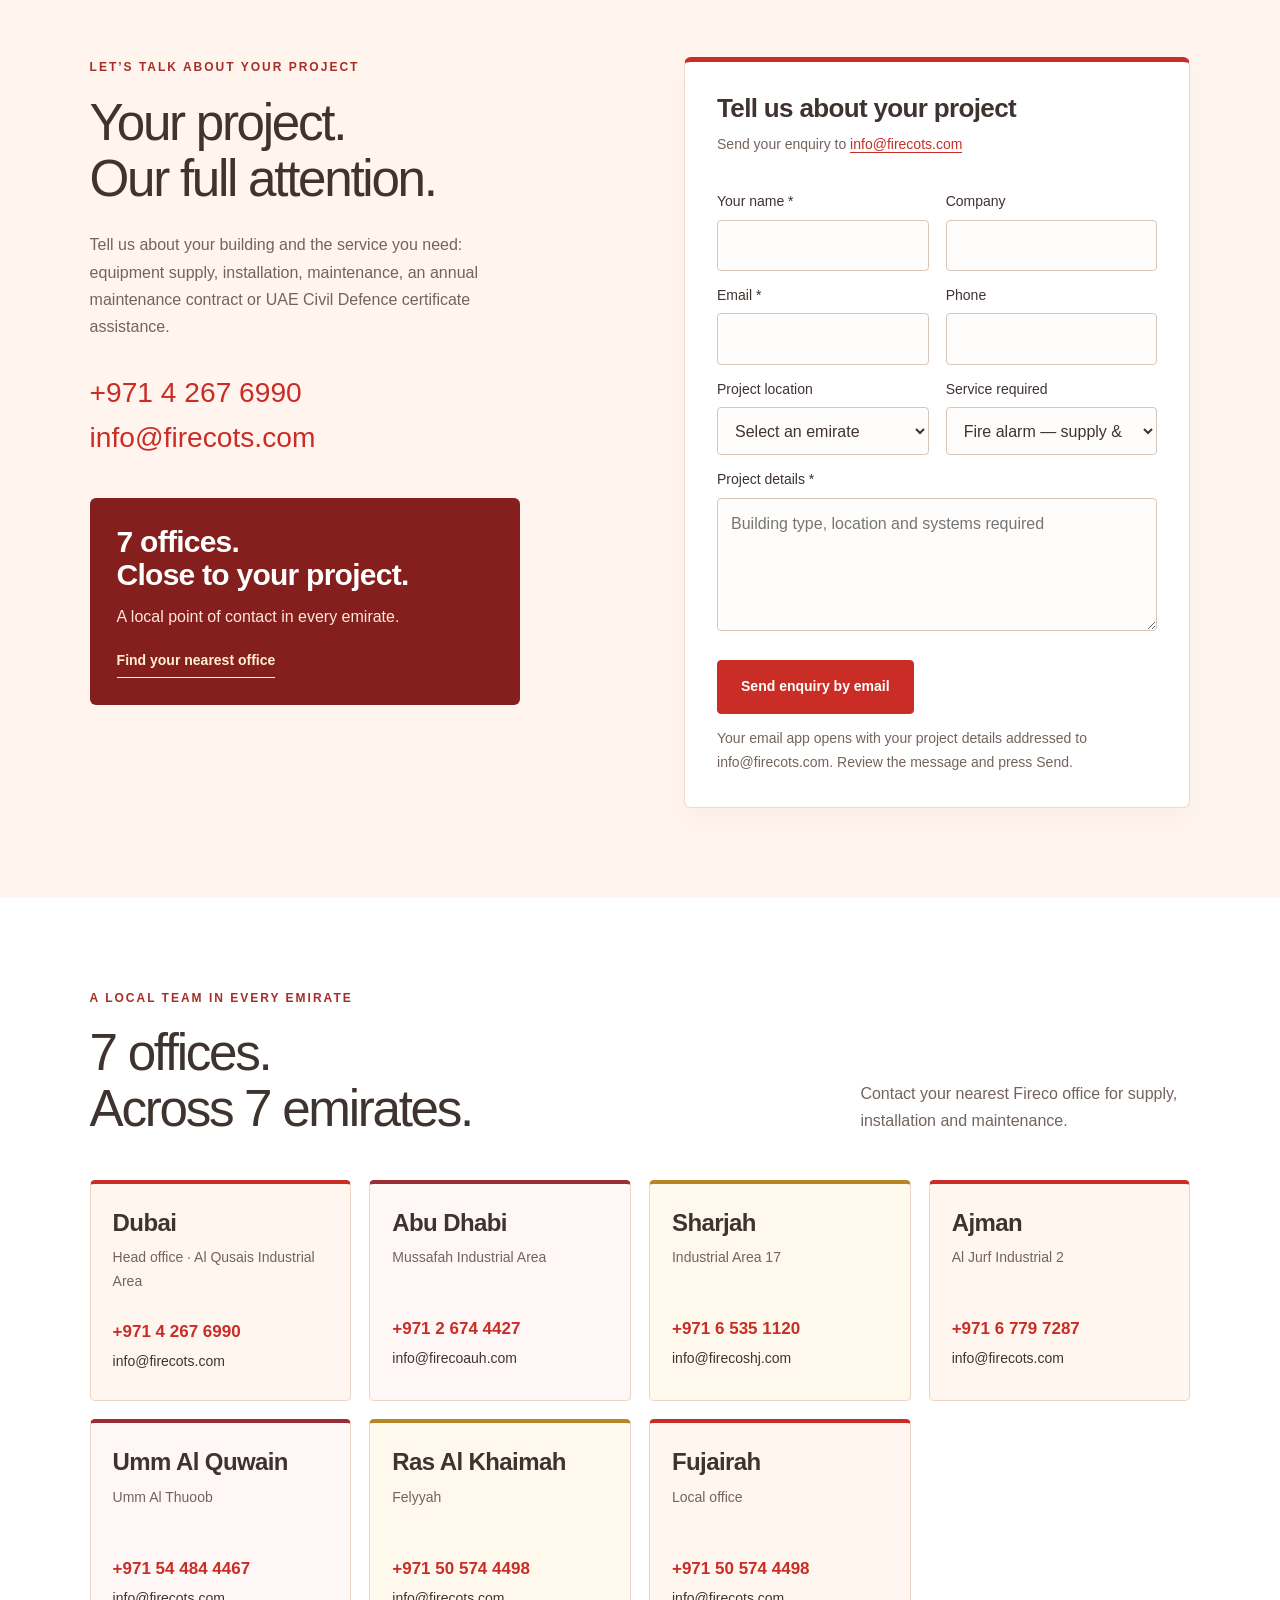
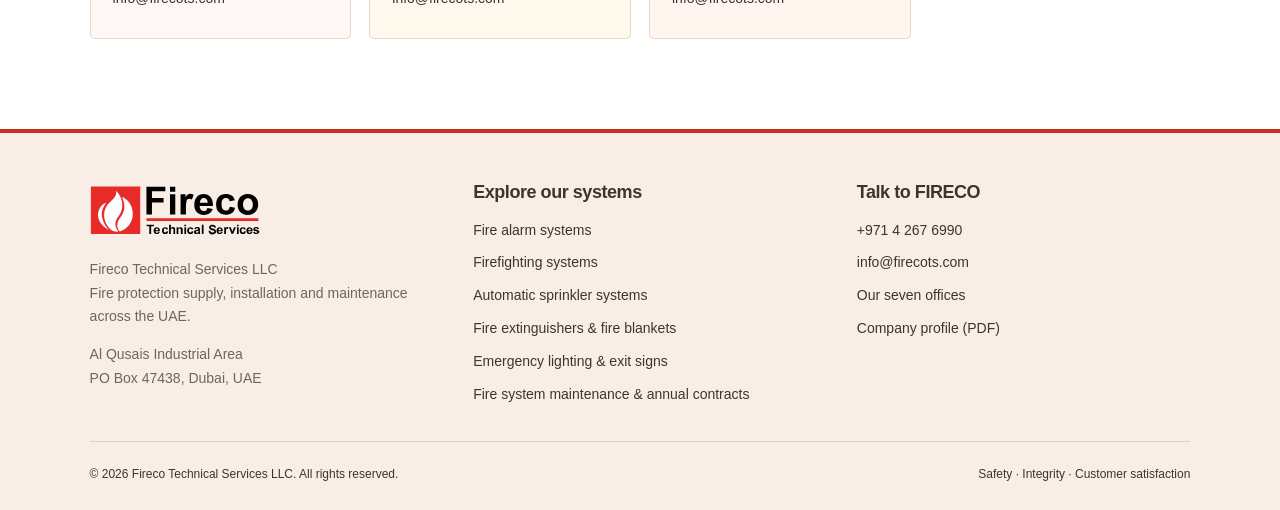
<file: maintenance.html>
<!doctype html>
<html lang="en" dir="ltr">
<head><meta charset="utf-8"><meta name="viewport" content="width=device-width,initial-scale=1">
<title>Fire system maintenance &amp; annual contracts UAE | Supply, Installation &amp; Maintenance | FIRECO</title><meta name="description" content="Routine maintenance and annual maintenance contracts for fire alarm, firefighting, sprinkler, extinguisher and emergency lighting equipment. Our experience includes 8,000+ annual maintenance contracts. Seven offices support buildings throughout the UAE."><meta name="theme-color" content="#c92d26">
<link rel="canonical" href="https://firecots.com/maintenance.html">
<link rel="alternate" hreflang="en" href="https://firecots.com/maintenance.html"><link rel="alternate" hreflang="ar" href="https://firecots.com/ar/maintenance.html"><link rel="alternate" hreflang="x-default" href="https://firecots.com/maintenance.html">
<meta property="og:type" content="website"><meta property="og:title" content="Fire system maintenance &amp; annual contracts UAE | Supply, Installation &amp; Maintenance | FIRECO"><meta property="og:description" content="Routine maintenance and annual maintenance contracts for fire alarm, firefighting, sprinkler, extinguisher and emergency lighting equipment. Our experience includes 8,000+ annual maintenance contracts. Seven offices support buildings throughout the UAE."><meta property="og:url" content="https://firecots.com/maintenance.html"><meta property="og:image" content="https://firecots.com/team.png"><meta property="og:locale" content="en_AE"><meta property="og:site_name" content="FIRECO">
<link rel="icon" type="image/svg+xml" href="fireco-logo.svg"><link rel="stylesheet" href="site.css"><script src="site.js" defer></script><script type="application/ld+json">{"@context": "https://schema.org", "@graph": [{"@type": "Organization", "@id": "https://firecots.com/#organization", "name": "Fireco Technical Services LLC", "alternateName": "FIRECO", "url": "https://firecots.com/", "logo": "https://firecots.com/fireco-logo.svg", "foundingDate": "2003", "email": "info@firecots.com", "telephone": "+97142676990", "areaServed": [{"@type": "AdministrativeArea", "name": "Dubai"}, {"@type": "AdministrativeArea", "name": "Abu Dhabi"}, {"@type": "AdministrativeArea", "name": "Sharjah"}, {"@type": "AdministrativeArea", "name": "Ajman"}, {"@type": "AdministrativeArea", "name": "Umm Al Quwain"}, {"@type": "AdministrativeArea", "name": "Ras Al Khaimah"}, {"@type": "AdministrativeArea", "name": "Fujairah"}], "contactPoint": {"@type": "ContactPoint", "telephone": "+97142676990", "email": "info@firecots.com", "contactType": "sales", "availableLanguage": ["English", "Arabic"]}}, {"@type": "WebSite", "@id": "https://firecots.com/#website", "url": "https://firecots.com/", "name": "FIRECO", "inLanguage": ["en", "ar"], "publisher": {"@id": "https://firecots.com/#organization"}}, {"@type": "Service", "name": "Fire system maintenance & annual contracts", "description": "Routine maintenance and annual maintenance contracts for fire alarm, firefighting, sprinkler, extinguisher and emergency lighting equipment. Our experience includes 8,000+ annual maintenance contracts. Seven offices support buildings throughout the UAE.", "serviceType": "Supply, installation and maintenance", "url": "https://firecots.com/maintenance.html", "provider": {"@id": "https://firecots.com/#organization"}, "areaServed": {"@type": "Country", "name": "United Arab Emirates"}}, {"@type": "BreadcrumbList", "itemListElement": [{"@type": "ListItem", "position": 1, "name": "Home", "item": "https://firecots.com/"}, {"@type": "ListItem", "position": 2, "name": "Fire system maintenance & annual contracts", "item": "https://firecots.com/maintenance.html"}]}]}</script></head>
<body><a class="skip-link" href="#main">Skip to content</a><div class="topbar"><div class="container"><span>Supply · Installation · Maintenance</span><div class="top-contact"><a href="mailto:info@firecots.com" dir="ltr">info@firecots.com</a><a href="tel:+97142676990" dir="ltr">+971 4 267 6990</a></div></div></div>
<header><div class="container header-inner"><a class="logo" href="index.html" aria-label="Fireco home"><img src="fireco-logo.svg" alt="Fireco Technical Services original logo" width="190" height="55"></a><nav id="main-nav" class="navlinks" aria-label="Main navigation"><a href="index.html#systems">Systems</a><a href="index.html#services">Services</a><a href="index.html#clients">Experience</a><a href="index.html#offices">7 offices</a><a href="index.html#about">About</a></nav><div class="nav-actions"><a class="button" href="#contact">Request a quote</a><a class="language" href="ar/maintenance.html" lang="ar" dir="rtl" aria-label="View this page in Arabic">العربية</a><button type="button" class="menu" aria-controls="main-nav" aria-expanded="false">Menu</button></div></div></header><main id="main"><section class="service-hero"><div class="container"><nav class="breadcrumbs" aria-label="Breadcrumb"><a href="index.html">Home</a><span aria-hidden="true">/</span><a href="index.html#systems">Our systems</a><span aria-hidden="true">/</span><span>Fire system maintenance &amp; annual contracts</span></nav><div class="service-hero-grid"><div><span class="eyebrow">SUPPLY · INSTALLATION · MAINTENANCE</span><h1>Fire system maintenance &amp; annual contracts<em> in the UAE</em></h1><p>Routine maintenance and annual maintenance contracts for fire alarm, firefighting, sprinkler, extinguisher and emergency lighting equipment. Our experience includes 8,000+ annual maintenance contracts. Seven offices support buildings throughout the UAE.</p><div class="hero-actions"><a class="button" href="#contact">Request a project quotation</a><a class="textlink" href="#equipment">Explore equipment ↓</a></div></div><div class="service-hero-media photo"><img src="team.png" alt="Fire system maintenance &amp; annual contracts" width="800" height="500" fetchpriority="high"></div></div></div></section><section class="section" id="equipment"><div class="container detail-grid"><div><span class="eyebrow">EQUIPMENT & SYSTEM SCOPE</span><h2>The equipment<br>your project needs.</h2><ul class="equipment-list"><li>Fire alarm panels, detectors and alarm devices</li><li>Hose reel equipment and fire pump components</li><li>Sprinkler equipment and associated components</li><li>Portable fire extinguishers</li><li>Emergency lighting and exit signs</li></ul></div><aside class="project-brief"><h3>What to send for a quotation</h3><p>A few project details help our team understand the equipment and work required.</p><ol><li>Building name, location and use</li><li>Systems and equipment to be maintained</li><li>Existing equipment lists and service records, if available</li><li>Known faults or replacement requirements</li><li>Preferred contract scope and site access arrangements</li></ol><a class="textlink" href="#contact">Tell us about your project ↗</a></aside></div></section><section class="section systems-section" id="services"><div class="container"><div class="section-heading"><div><span class="eyebrow">ONE CLEAR SERVICE SCOPE</span><h2>Supply. Install. Maintain.</h2></div></div><div class="service-actions"><article><h3>Supply</h3><p>Source agreed replacement parts and equipment from different suppliers according to the existing system and maintenance needs.</p></article><article><h3>Installation</h3><p>Install agreed replacement equipment or components as part of the approved maintenance work scope.</p></article><article><h3>Maintenance</h3><p>Plan routine visits, inspect equipment, investigate faults and discuss annual contracts with a clearly defined service scope.</p></article></div></div></section><section class="section"><div class="container"><div class="section-heading"><div><span class="eyebrow">HELPFUL ANSWERS</span><h2>Questions? We can help.</h2></div></div><div class="faq-list"><details><summary>Do you offer annual maintenance contracts?</summary><p>Yes. Send the building and system details so our team can propose a contract scope. Visit schedules, included work and replacement items are set out in the quotation.</p></details><details><summary>Which emirates do you cover?</summary><p>Our seven offices serve Dubai, Abu Dhabi, Sharjah, Ajman, Umm Al Quwain, Ras Al Khaimah and Fujairah. Contact the nearest office to discuss your building.</p></details></div></div></section><section class="section related"><div class="container"><div class="section-heading"><div><span class="eyebrow">EXPLORE MORE</span><h2>Related systems & services</h2></div></div><div class="related-grid"><a href="fire-alarm-systems.html"><h3>Fire alarm systems ↗</h3><p>Panels, smoke and heat detectors, manual call points and alarm devices.</p></a><a href="firefighting-systems.html"><h3>Firefighting systems ↗</h3><p>Hose reels, cabinets, valves and components for fire pump systems.</p></a><a href="sprinkler-systems.html"><h3>Automatic sprinkler systems ↗</h3><p>Sprinkler heads and fittings for building fire protection networks.</p></a><a href="fire-extinguishers.html"><h3>Fire extinguishers &amp; fire blankets ↗</h3><p>Dry powder and portable CO₂ extinguishers, automatic units and fire blankets.</p></a><a href="emergency-lighting.html"><h3>Emergency lighting &amp; exit signs ↗</h3><p>Emergency lights, illuminated exit signs and replacement batteries.</p></a></div></div></section><section id="contact" class="section contact-section"><div class="container contact-grid"><div class="contact-copy"><span class="eyebrow">LET’S TALK ABOUT YOUR PROJECT</span><h2>Your project.<br>Our full attention.</h2><p>Tell us about your building and the service you need: equipment supply, installation, maintenance, an annual maintenance contract or UAE Civil Defence certificate assistance.</p><div class="contact-links"><a href="tel:+97142676990" dir="ltr">+971 4 267 6990</a><a href="mailto:info@firecots.com" dir="ltr">info@firecots.com</a></div><div class="office-callout"><h3>7 offices.<br>Close to your project.</h3><p>A local point of contact in every emirate.</p><a class="textlink" href="#offices">Find your nearest office</a></div></div>
<form class="enquiry-form" id="enquiry"><h3>Tell us about your project</h3><p class="form-destination">Send your enquiry to <a href="mailto:info@firecots.com" dir="ltr">info@firecots.com</a></p><input type="hidden" name="system" value="Fire system maintenance &amp; annual contracts"><div class="form-row"><div class="field"><label for="name">Your name *</label><input id="name" name="name" type="text" required autocomplete=name maxlength="100"></div><div class="field"><label for="company">Company</label><input id="company" name="company" type="text"  autocomplete=organization maxlength="100"></div></div><div class="form-row"><div class="field"><label for="email">Email *</label><input id="email" name="email" type="email" required autocomplete=email maxlength="254"></div><div class="field"><label for="phone">Phone</label><input id="phone" name="phone" type="tel"  autocomplete=tel maxlength="100"></div></div><div class="form-row"><div class="field"><label for="location">Project location</label><select id="location" name="location"><option value="">Select an emirate</option><option>Dubai</option><option>Abu Dhabi</option><option>Sharjah</option><option>Ajman</option><option>Umm Al Quwain</option><option>Ras Al Khaimah</option><option>Fujairah</option></select></div><div class="field"><label for="need">Service required</label><select id="need" name="need"><option>Fire alarm — supply & installation</option><option>Fire alarm — maintenance</option><option>Firefighting — supply & installation</option><option>Firefighting — maintenance</option><option>Equipment supply</option><option>Annual maintenance contract (AMC)</option><option>UAE Civil Defence certificate assistance</option></select></div></div><div class="field"><label for="message">Project details *</label><textarea id="message" name="message" rows="4" required maxlength="1600" placeholder="Building type, location and systems required"></textarea></div><button class="button" type="submit">Send enquiry by email</button><p class="form-note" id="form-note">Your email app opens with your project details addressed to info@firecots.com. Review the message and press Send.</p></form></div></section><section id="offices" class="section"><div class="container"><div class="section-heading"><div><span class="eyebrow">A LOCAL TEAM IN EVERY EMIRATE</span><h2>7 offices.<br>Across 7 emirates.</h2></div><p>Contact your nearest Fireco office for supply, installation and maintenance.</p></div><div class="office-grid"><article class="office-card"><h3>Dubai</h3><p>Head office · Al Qusais Industrial Area</p><a href="tel:+97142676990" dir="ltr">+971 4 267 6990</a><a href="mailto:info@firecots.com" dir="ltr">info@firecots.com</a></article><article class="office-card"><h3>Abu Dhabi</h3><p>Mussafah Industrial Area</p><a href="tel:+97126744427" dir="ltr">+971 2 674 4427</a><a href="mailto:info@firecoauh.com" dir="ltr">info@firecoauh.com</a></article><article class="office-card"><h3>Sharjah</h3><p>Industrial Area 17</p><a href="tel:+97165351120" dir="ltr">+971 6 535 1120</a><a href="mailto:info@firecoshj.com" dir="ltr">info@firecoshj.com</a></article><article class="office-card"><h3>Ajman</h3><p>Al Jurf Industrial 2</p><a href="tel:+97167797287" dir="ltr">+971 6 779 7287</a><a href="mailto:info@firecots.com" dir="ltr">info@firecots.com</a></article><article class="office-card"><h3>Umm Al Quwain</h3><p>Umm Al Thuoob</p><a href="tel:+971544844467" dir="ltr">+971 54 484 4467</a><a href="mailto:info@firecots.com" dir="ltr">info@firecots.com</a></article><article class="office-card"><h3>Ras Al Khaimah</h3><p>Felyyah</p><a href="tel:+971505744498" dir="ltr">+971 50 574 4498</a><a href="mailto:info@firecots.com" dir="ltr">info@firecots.com</a></article><article class="office-card"><h3>Fujairah</h3><p>Local office</p><a href="tel:+971505744498" dir="ltr">+971 50 574 4498</a><a href="mailto:info@firecots.com" dir="ltr">info@firecots.com</a></article></div></div></section></main><footer><div class="container"><div class="footer-main"><div class="footer-brand"><a href="index.html"><img class="footer-logo" src="fireco-logo.svg" alt="FIRECO" width="190" height="55" loading="lazy"></a><p>Fireco Technical Services LLC<br>Fire protection supply, installation and maintenance across the UAE.</p><p>Al Qusais Industrial Area<br>PO Box 47438, Dubai, UAE</p></div><div><h3>Explore our systems</h3><div class="footer-links"><a href="fire-alarm-systems.html">Fire alarm systems</a><a href="firefighting-systems.html">Firefighting systems</a><a href="sprinkler-systems.html">Automatic sprinkler systems</a><a href="fire-extinguishers.html">Fire extinguishers &amp; fire blankets</a><a href="emergency-lighting.html">Emergency lighting &amp; exit signs</a><a href="maintenance.html">Fire system maintenance &amp; annual contracts</a></div></div><div><h3>Talk to FIRECO</h3><div class="footer-links"><a href="tel:+97142676990" dir="ltr">+971 4 267 6990</a><a href="mailto:info@firecots.com" dir="ltr">info@firecots.com</a><a href="#offices">Our seven offices</a><a href="FIRECO.pdf" target="_blank" rel="noopener">Company profile (PDF)</a></div></div></div><div class="footer-base"><span>© 2026 Fireco Technical Services LLC. All rights reserved.</span><span>Safety · Integrity · Customer satisfaction</span></div></div></footer><a class="stickyquote" href="#contact">Request a quote</a></body></html>
</file>
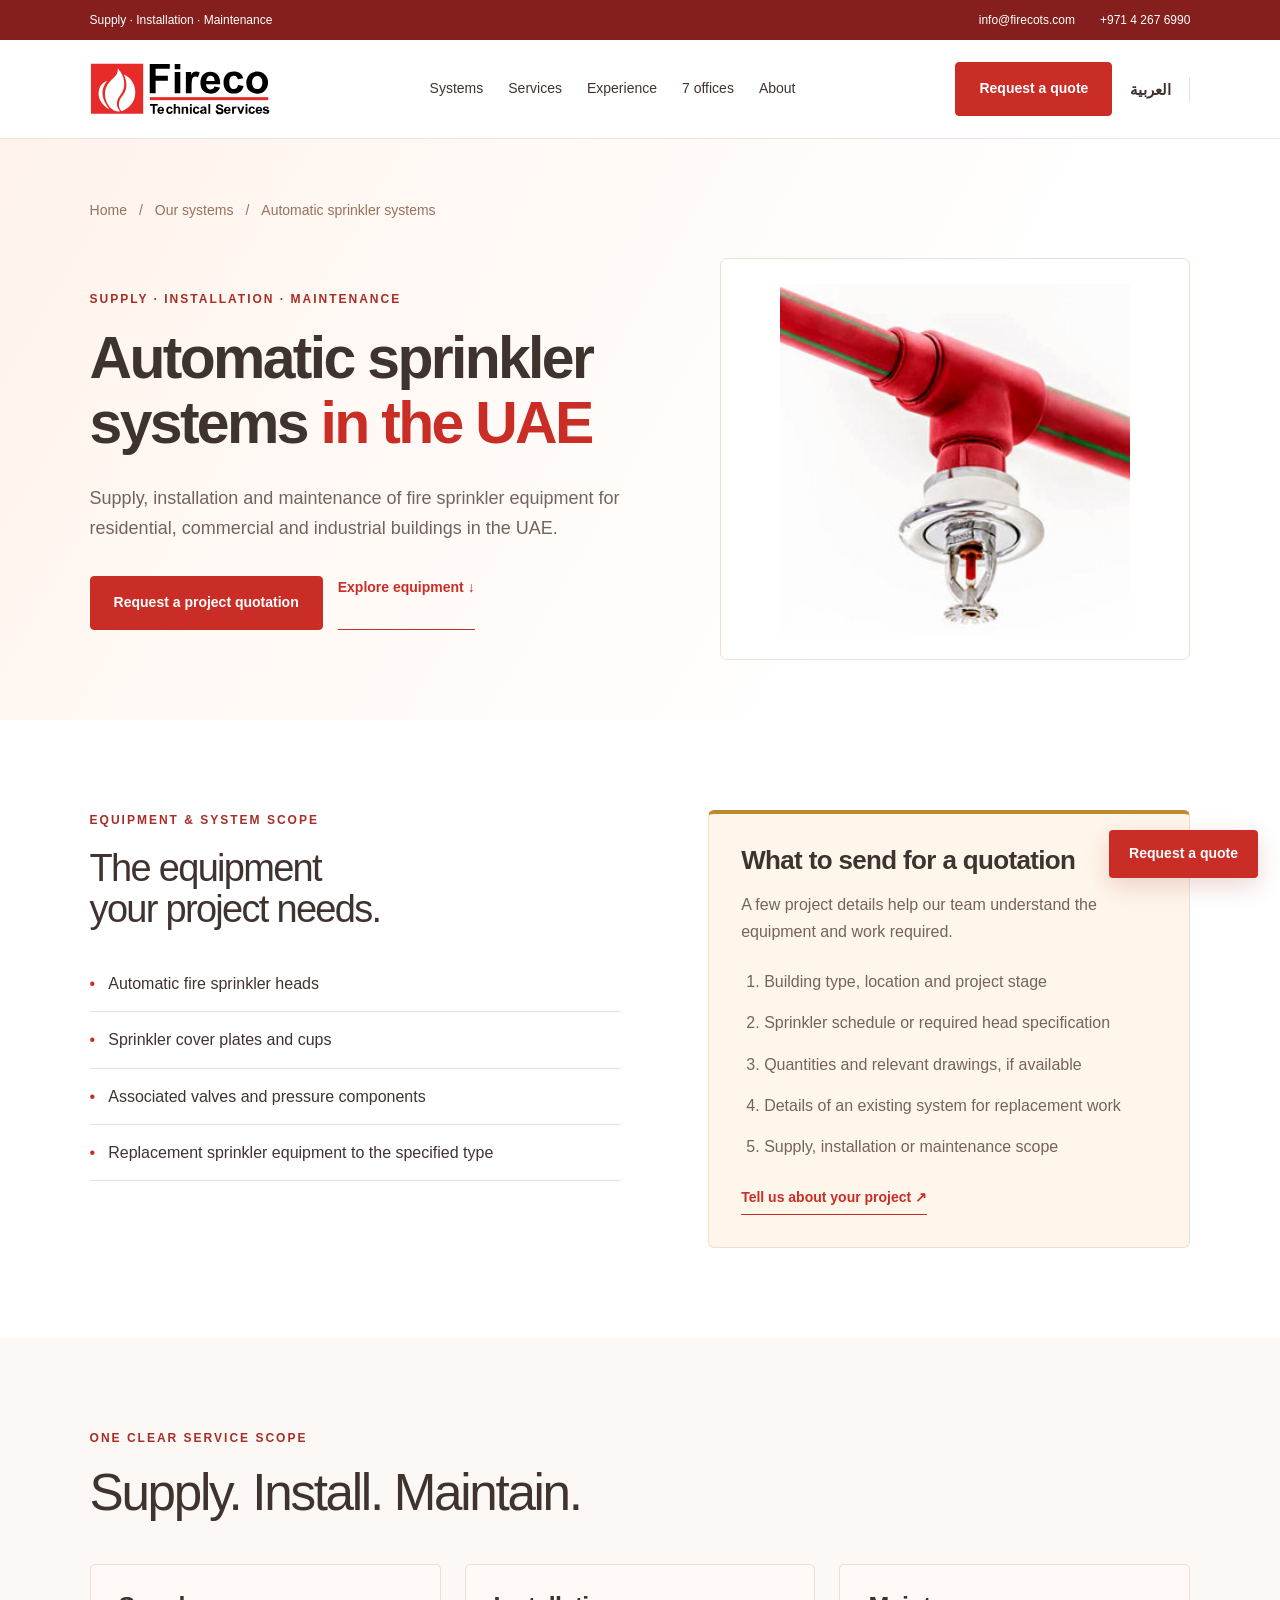
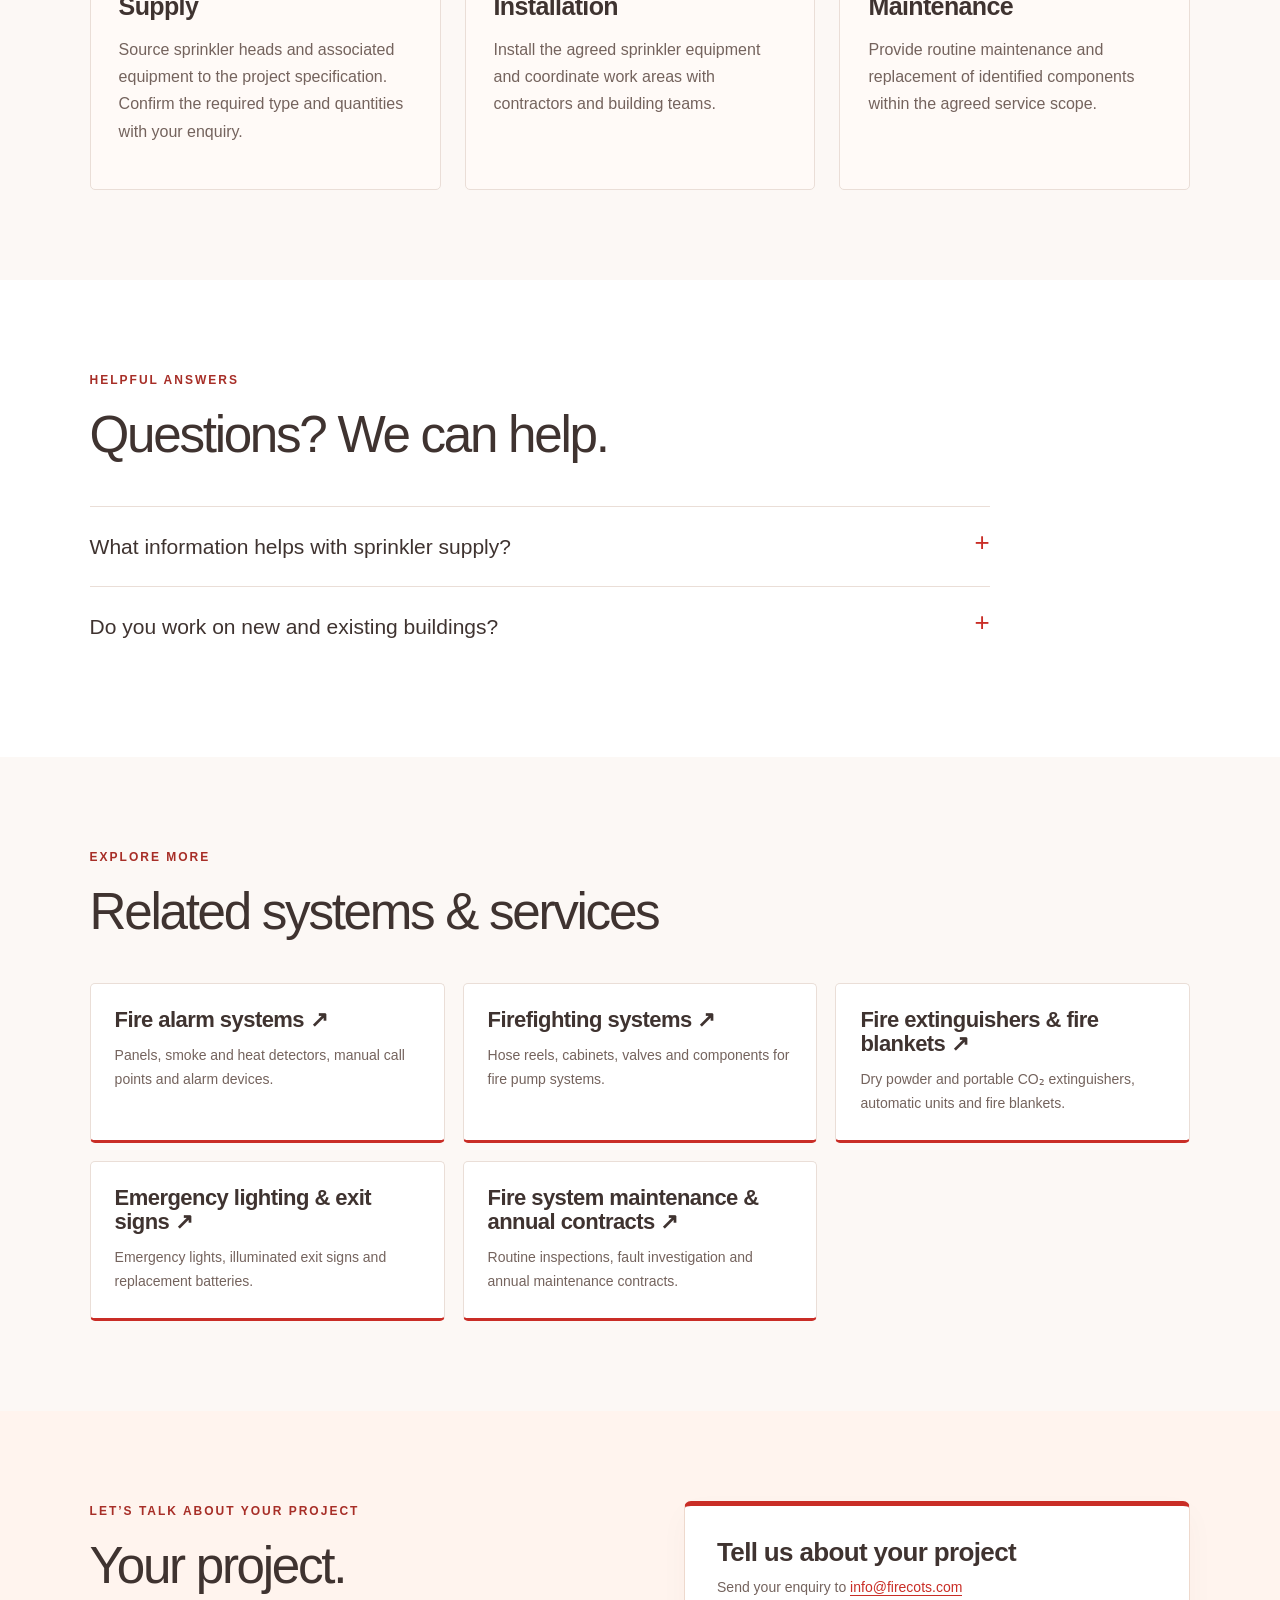
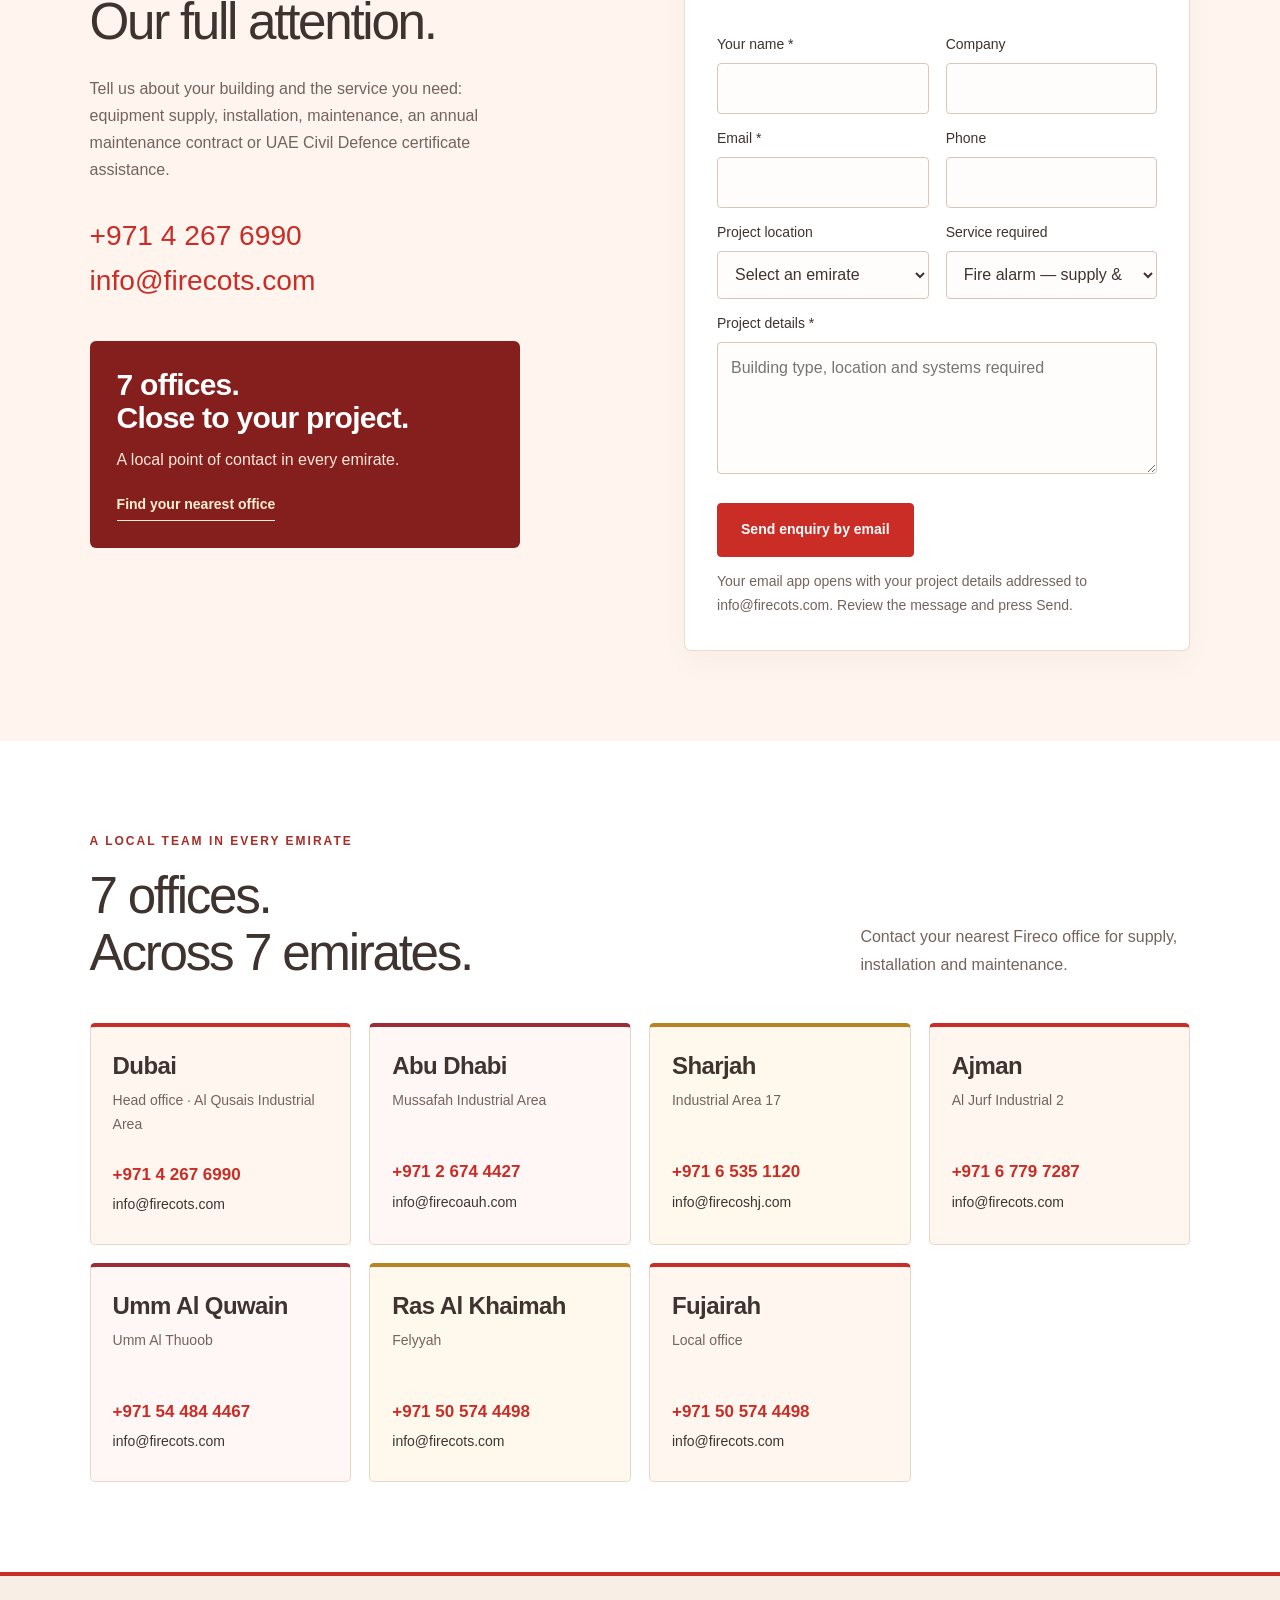
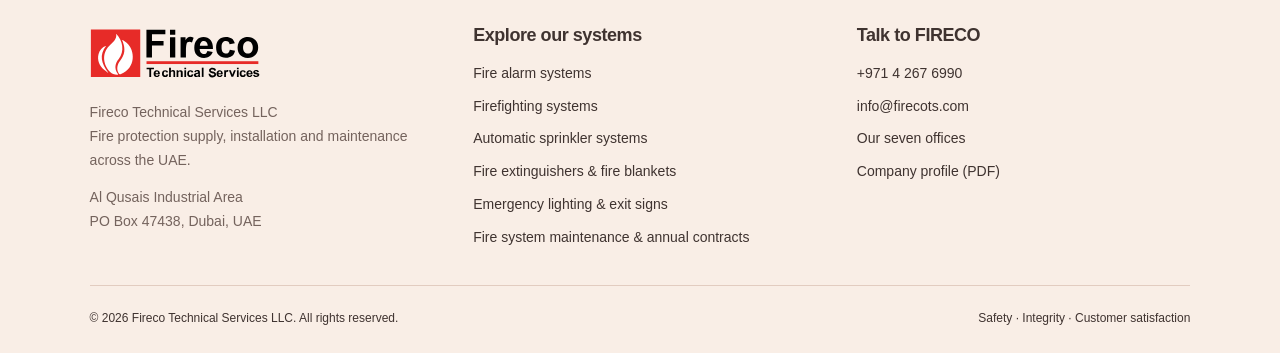
<file: sprinkler-systems.html>
<!doctype html>
<html lang="en" dir="ltr">
<head><meta charset="utf-8"><meta name="viewport" content="width=device-width,initial-scale=1">
<title>Automatic sprinkler systems UAE | Supply, Installation &amp; Maintenance | FIRECO</title><meta name="description" content="Supply, installation and maintenance of fire sprinkler equipment for residential, commercial and industrial buildings in the UAE."><meta name="theme-color" content="#c92d26">
<link rel="canonical" href="https://firecots.com/sprinkler-systems.html">
<link rel="alternate" hreflang="en" href="https://firecots.com/sprinkler-systems.html"><link rel="alternate" hreflang="ar" href="https://firecots.com/ar/sprinkler-systems.html"><link rel="alternate" hreflang="x-default" href="https://firecots.com/sprinkler-systems.html">
<meta property="og:type" content="website"><meta property="og:title" content="Automatic sprinkler systems UAE | Supply, Installation &amp; Maintenance | FIRECO"><meta property="og:description" content="Supply, installation and maintenance of fire sprinkler equipment for residential, commercial and industrial buildings in the UAE."><meta property="og:url" content="https://firecots.com/sprinkler-systems.html"><meta property="og:image" content="https://firecots.com/team.png"><meta property="og:locale" content="en_AE"><meta property="og:site_name" content="FIRECO">
<link rel="icon" type="image/svg+xml" href="fireco-logo.svg"><link rel="stylesheet" href="site.css"><script src="site.js" defer></script><script type="application/ld+json">{"@context": "https://schema.org", "@graph": [{"@type": "Organization", "@id": "https://firecots.com/#organization", "name": "Fireco Technical Services LLC", "alternateName": "FIRECO", "url": "https://firecots.com/", "logo": "https://firecots.com/fireco-logo.svg", "foundingDate": "2003", "email": "info@firecots.com", "telephone": "+97142676990", "areaServed": [{"@type": "AdministrativeArea", "name": "Dubai"}, {"@type": "AdministrativeArea", "name": "Abu Dhabi"}, {"@type": "AdministrativeArea", "name": "Sharjah"}, {"@type": "AdministrativeArea", "name": "Ajman"}, {"@type": "AdministrativeArea", "name": "Umm Al Quwain"}, {"@type": "AdministrativeArea", "name": "Ras Al Khaimah"}, {"@type": "AdministrativeArea", "name": "Fujairah"}], "contactPoint": {"@type": "ContactPoint", "telephone": "+97142676990", "email": "info@firecots.com", "contactType": "sales", "availableLanguage": ["English", "Arabic"]}}, {"@type": "WebSite", "@id": "https://firecots.com/#website", "url": "https://firecots.com/", "name": "FIRECO", "inLanguage": ["en", "ar"], "publisher": {"@id": "https://firecots.com/#organization"}}, {"@type": "Service", "name": "Automatic sprinkler systems", "description": "Supply, installation and maintenance of fire sprinkler equipment for residential, commercial and industrial buildings in the UAE.", "serviceType": "Supply, installation and maintenance", "url": "https://firecots.com/sprinkler-systems.html", "provider": {"@id": "https://firecots.com/#organization"}, "areaServed": {"@type": "Country", "name": "United Arab Emirates"}}, {"@type": "BreadcrumbList", "itemListElement": [{"@type": "ListItem", "position": 1, "name": "Home", "item": "https://firecots.com/"}, {"@type": "ListItem", "position": 2, "name": "Automatic sprinkler systems", "item": "https://firecots.com/sprinkler-systems.html"}]}]}</script></head>
<body><a class="skip-link" href="#main">Skip to content</a><div class="topbar"><div class="container"><span>Supply · Installation · Maintenance</span><div class="top-contact"><a href="mailto:info@firecots.com" dir="ltr">info@firecots.com</a><a href="tel:+97142676990" dir="ltr">+971 4 267 6990</a></div></div></div>
<header><div class="container header-inner"><a class="logo" href="index.html" aria-label="Fireco home"><img src="fireco-logo.svg" alt="Fireco Technical Services original logo" width="190" height="55"></a><nav id="main-nav" class="navlinks" aria-label="Main navigation"><a href="index.html#systems">Systems</a><a href="index.html#services">Services</a><a href="index.html#clients">Experience</a><a href="index.html#offices">7 offices</a><a href="index.html#about">About</a></nav><div class="nav-actions"><a class="button" href="#contact">Request a quote</a><a class="language" href="ar/sprinkler-systems.html" lang="ar" dir="rtl" aria-label="View this page in Arabic">العربية</a><button type="button" class="menu" aria-controls="main-nav" aria-expanded="false">Menu</button></div></div></header><main id="main"><section class="service-hero"><div class="container"><nav class="breadcrumbs" aria-label="Breadcrumb"><a href="index.html">Home</a><span aria-hidden="true">/</span><a href="index.html#systems">Our systems</a><span aria-hidden="true">/</span><span>Automatic sprinkler systems</span></nav><div class="service-hero-grid"><div><span class="eyebrow">SUPPLY · INSTALLATION · MAINTENANCE</span><h1>Automatic sprinkler systems<em> in the UAE</em></h1><p>Supply, installation and maintenance of fire sprinkler equipment for residential, commercial and industrial buildings in the UAE.</p><div class="hero-actions"><a class="button" href="#contact">Request a project quotation</a><a class="textlink" href="#equipment">Explore equipment ↓</a></div></div><div class="service-hero-media "><img src="sprinklers.jpg" alt="Automatic sprinkler systems" width="800" height="500" fetchpriority="high"></div></div></div></section><section class="section" id="equipment"><div class="container detail-grid"><div><span class="eyebrow">EQUIPMENT & SYSTEM SCOPE</span><h2>The equipment<br>your project needs.</h2><ul class="equipment-list"><li>Automatic fire sprinkler heads</li><li>Sprinkler cover plates and cups</li><li>Associated valves and pressure components</li><li>Replacement sprinkler equipment to the specified type</li></ul></div><aside class="project-brief"><h3>What to send for a quotation</h3><p>A few project details help our team understand the equipment and work required.</p><ol><li>Building type, location and project stage</li><li>Sprinkler schedule or required head specification</li><li>Quantities and relevant drawings, if available</li><li>Details of an existing system for replacement work</li><li>Supply, installation or maintenance scope</li></ol><a class="textlink" href="#contact">Tell us about your project ↗</a></aside></div></section><section class="section systems-section" id="services"><div class="container"><div class="section-heading"><div><span class="eyebrow">ONE CLEAR SERVICE SCOPE</span><h2>Supply. Install. Maintain.</h2></div></div><div class="service-actions"><article><h3>Supply</h3><p>Source sprinkler heads and associated equipment to the project specification. Confirm the required type and quantities with your enquiry.</p></article><article><h3>Installation</h3><p>Install the agreed sprinkler equipment and coordinate work areas with contractors and building teams.</p></article><article><h3>Maintenance</h3><p>Provide routine maintenance and replacement of identified components within the agreed service scope.</p></article></div></div></section><section class="section"><div class="container"><div class="section-heading"><div><span class="eyebrow">HELPFUL ANSWERS</span><h2>Questions? We can help.</h2></div></div><div class="faq-list"><details><summary>What information helps with sprinkler supply?</summary><p>Send the required sprinkler type, specification, quantities and project location. For replacements, include photographs or the existing equipment details.</p></details><details><summary>Do you work on new and existing buildings?</summary><p>We discuss supply, installation and maintenance requirements for both new projects and existing buildings. The quotation sets out the agreed equipment and work scope.</p></details></div></div></section><section class="section related"><div class="container"><div class="section-heading"><div><span class="eyebrow">EXPLORE MORE</span><h2>Related systems & services</h2></div></div><div class="related-grid"><a href="fire-alarm-systems.html"><h3>Fire alarm systems ↗</h3><p>Panels, smoke and heat detectors, manual call points and alarm devices.</p></a><a href="firefighting-systems.html"><h3>Firefighting systems ↗</h3><p>Hose reels, cabinets, valves and components for fire pump systems.</p></a><a href="fire-extinguishers.html"><h3>Fire extinguishers &amp; fire blankets ↗</h3><p>Dry powder and portable CO₂ extinguishers, automatic units and fire blankets.</p></a><a href="emergency-lighting.html"><h3>Emergency lighting &amp; exit signs ↗</h3><p>Emergency lights, illuminated exit signs and replacement batteries.</p></a><a href="maintenance.html"><h3>Fire system maintenance &amp; annual contracts ↗</h3><p>Routine inspections, fault investigation and annual maintenance contracts.</p></a></div></div></section><section id="contact" class="section contact-section"><div class="container contact-grid"><div class="contact-copy"><span class="eyebrow">LET’S TALK ABOUT YOUR PROJECT</span><h2>Your project.<br>Our full attention.</h2><p>Tell us about your building and the service you need: equipment supply, installation, maintenance, an annual maintenance contract or UAE Civil Defence certificate assistance.</p><div class="contact-links"><a href="tel:+97142676990" dir="ltr">+971 4 267 6990</a><a href="mailto:info@firecots.com" dir="ltr">info@firecots.com</a></div><div class="office-callout"><h3>7 offices.<br>Close to your project.</h3><p>A local point of contact in every emirate.</p><a class="textlink" href="#offices">Find your nearest office</a></div></div>
<form class="enquiry-form" id="enquiry"><h3>Tell us about your project</h3><p class="form-destination">Send your enquiry to <a href="mailto:info@firecots.com" dir="ltr">info@firecots.com</a></p><input type="hidden" name="system" value="Automatic sprinkler systems"><div class="form-row"><div class="field"><label for="name">Your name *</label><input id="name" name="name" type="text" required autocomplete=name maxlength="100"></div><div class="field"><label for="company">Company</label><input id="company" name="company" type="text"  autocomplete=organization maxlength="100"></div></div><div class="form-row"><div class="field"><label for="email">Email *</label><input id="email" name="email" type="email" required autocomplete=email maxlength="254"></div><div class="field"><label for="phone">Phone</label><input id="phone" name="phone" type="tel"  autocomplete=tel maxlength="100"></div></div><div class="form-row"><div class="field"><label for="location">Project location</label><select id="location" name="location"><option value="">Select an emirate</option><option>Dubai</option><option>Abu Dhabi</option><option>Sharjah</option><option>Ajman</option><option>Umm Al Quwain</option><option>Ras Al Khaimah</option><option>Fujairah</option></select></div><div class="field"><label for="need">Service required</label><select id="need" name="need"><option>Fire alarm — supply & installation</option><option>Fire alarm — maintenance</option><option>Firefighting — supply & installation</option><option>Firefighting — maintenance</option><option>Equipment supply</option><option>Annual maintenance contract (AMC)</option><option>UAE Civil Defence certificate assistance</option></select></div></div><div class="field"><label for="message">Project details *</label><textarea id="message" name="message" rows="4" required maxlength="1600" placeholder="Building type, location and systems required"></textarea></div><button class="button" type="submit">Send enquiry by email</button><p class="form-note" id="form-note">Your email app opens with your project details addressed to info@firecots.com. Review the message and press Send.</p></form></div></section><section id="offices" class="section"><div class="container"><div class="section-heading"><div><span class="eyebrow">A LOCAL TEAM IN EVERY EMIRATE</span><h2>7 offices.<br>Across 7 emirates.</h2></div><p>Contact your nearest Fireco office for supply, installation and maintenance.</p></div><div class="office-grid"><article class="office-card"><h3>Dubai</h3><p>Head office · Al Qusais Industrial Area</p><a href="tel:+97142676990" dir="ltr">+971 4 267 6990</a><a href="mailto:info@firecots.com" dir="ltr">info@firecots.com</a></article><article class="office-card"><h3>Abu Dhabi</h3><p>Mussafah Industrial Area</p><a href="tel:+97126744427" dir="ltr">+971 2 674 4427</a><a href="mailto:info@firecoauh.com" dir="ltr">info@firecoauh.com</a></article><article class="office-card"><h3>Sharjah</h3><p>Industrial Area 17</p><a href="tel:+97165351120" dir="ltr">+971 6 535 1120</a><a href="mailto:info@firecoshj.com" dir="ltr">info@firecoshj.com</a></article><article class="office-card"><h3>Ajman</h3><p>Al Jurf Industrial 2</p><a href="tel:+97167797287" dir="ltr">+971 6 779 7287</a><a href="mailto:info@firecots.com" dir="ltr">info@firecots.com</a></article><article class="office-card"><h3>Umm Al Quwain</h3><p>Umm Al Thuoob</p><a href="tel:+971544844467" dir="ltr">+971 54 484 4467</a><a href="mailto:info@firecots.com" dir="ltr">info@firecots.com</a></article><article class="office-card"><h3>Ras Al Khaimah</h3><p>Felyyah</p><a href="tel:+971505744498" dir="ltr">+971 50 574 4498</a><a href="mailto:info@firecots.com" dir="ltr">info@firecots.com</a></article><article class="office-card"><h3>Fujairah</h3><p>Local office</p><a href="tel:+971505744498" dir="ltr">+971 50 574 4498</a><a href="mailto:info@firecots.com" dir="ltr">info@firecots.com</a></article></div></div></section></main><footer><div class="container"><div class="footer-main"><div class="footer-brand"><a href="index.html"><img class="footer-logo" src="fireco-logo.svg" alt="FIRECO" width="190" height="55" loading="lazy"></a><p>Fireco Technical Services LLC<br>Fire protection supply, installation and maintenance across the UAE.</p><p>Al Qusais Industrial Area<br>PO Box 47438, Dubai, UAE</p></div><div><h3>Explore our systems</h3><div class="footer-links"><a href="fire-alarm-systems.html">Fire alarm systems</a><a href="firefighting-systems.html">Firefighting systems</a><a href="sprinkler-systems.html">Automatic sprinkler systems</a><a href="fire-extinguishers.html">Fire extinguishers &amp; fire blankets</a><a href="emergency-lighting.html">Emergency lighting &amp; exit signs</a><a href="maintenance.html">Fire system maintenance &amp; annual contracts</a></div></div><div><h3>Talk to FIRECO</h3><div class="footer-links"><a href="tel:+97142676990" dir="ltr">+971 4 267 6990</a><a href="mailto:info@firecots.com" dir="ltr">info@firecots.com</a><a href="#offices">Our seven offices</a><a href="FIRECO.pdf" target="_blank" rel="noopener">Company profile (PDF)</a></div></div></div><div class="footer-base"><span>© 2026 Fireco Technical Services LLC. All rights reserved.</span><span>Safety · Integrity · Customer satisfaction</span></div></div></footer><a class="stickyquote" href="#contact">Request a quote</a></body></html>
</file>
<file: site.css>
:root{--red:#c92d26;--red-dark:#851f1d;--wine:#5e201e;--ink:#3f3330;--muted:#74635d;--line:#eaded7;--cream:#fff8f2;--gold:#e9b95c;--radius:8px}*{box-sizing:border-box}html{scroll-behavior:smooth;scroll-padding-top:100px}body{margin:0;font:16px/1.7 Arial,Helvetica,sans-serif;color:var(--ink);background:#fff}a{color:inherit;text-decoration:none}button,input,select,textarea{font:inherit}button,a,summary,select{-webkit-tap-highlight-color:transparent}a:focus-visible,button:focus-visible,input:focus-visible,select:focus-visible,textarea:focus-visible,summary:focus-visible{outline:3px solid #b77514;outline-offset:5px}img{max-width:100%;display:block}h1,h2,h3,p,figure{margin-top:0}h1,h2,h3{line-height:1.1;letter-spacing:-.045em}h1{font-size:clamp(48px,5.5vw,82px);font-weight:600;margin-bottom:27px}h1 em{font-style:normal;color:var(--red)}h2{font-size:clamp(34px,4vw,58px);font-weight:500;margin-bottom:24px}h3{font-size:24px;letter-spacing:-.025em;margin-bottom:16px}p{color:var(--muted);max-width:640px}button{cursor:pointer}bdi,.ltr{direction:ltr;unicode-bidi:isolate}.eyebrow{display:block;font-size:12px;line-height:1.7;font-weight:700;letter-spacing:2px;color:#a72e27;margin-bottom:17px}.container{width:min(1240px,86%);margin-inline:auto}.section{padding-block:90px}.topbar{background:var(--red-dark);color:white;font-size:12px}.topbar .container{display:flex;justify-content:space-between;gap:20px;padding-block:10px}.topbar a{color:#fff}.top-contact{display:flex;gap:25px}header{position:relative;background:#fff;z-index:30;border-bottom:1px solid #eee3de}.header-inner{display:flex;align-items:center;justify-content:space-between;gap:30px;min-height:98px}.logo{width:180px;flex-shrink:0}.logo img{width:100%;height:60px;object-fit:contain}.navlinks{display:flex;gap:25px;align-items:center;font-size:14px}.navlinks>a:hover{color:var(--red)}.nav-actions{display:flex;gap:18px;align-items:center}.language{font-size:15px;border-inline-start:1px solid var(--line);padding-inline-start:18px;font-weight:600}.menu{display:none;background:white;border:1px solid var(--line);border-radius:4px;padding:8px 15px;color:var(--ink)}.button{display:inline-flex;align-items:center;justify-content:center;background:var(--red);color:#fff;padding:14px 23px;border:1px solid var(--red);border-radius:4px;font-size:14px;font-weight:700;transition:background .2s,transform .2s}.button:hover{background:#a8221d;transform:translateY(-2px)}.button.secondary{background:white;color:var(--red);border-color:#d9aba1}.button.secondary:hover{background:#fff3ed}.textlink{display:inline-block;color:var(--red);font-weight:600;font-size:14px;border-bottom:1px solid currentColor;padding-bottom:4px}.hero{position:relative;overflow:hidden;background:linear-gradient(115deg,#fff8f3,#fff 65%)}.hero .container{display:grid;grid-template-columns:1fr 1fr;gap:60px;align-items:center;padding-top:65px;padding-bottom:55px}.hero-copy{animation:rise .8s ease both}.hero-copy>p{font-size:18px;max-width:470px;line-height:1.7}.hero-actions{display:flex;gap:15px;flex-wrap:wrap;margin-top:32px}.hero-art{position:relative;padding-bottom:58px;min-width:0}.hero-photo{width:100%;height:490px;object-fit:cover;object-position:47% center;border-radius:5px 5px 62px 5px}.hero-art-caption{display:flex;gap:15px;justify-content:space-between;position:absolute;inset-inline:0;bottom:58px;background:#85211ee8;color:white;padding:17px 22px;font-size:12px;letter-spacing:1px;border-radius:0 0 55px 5px}.hero-stat{position:absolute;bottom:0;inset-inline-start:-20px;background:#f6cc7d;padding:23px 30px;border:5px solid white;border-radius:6px;display:flex;gap:20px;align-items:center;box-shadow:0 12px 25px #592e1c0a}.hero-stat strong{font-size:48px;line-height:1;font-weight:600;letter-spacing:-.045em;color:#5b3f14}.hero-stat span{font-size:14px;line-height:1.45;color:#63491d}.hero-small{position:absolute;inset-inline-end:0;bottom:0;width:115px;height:115px;border:7px solid white;border-radius:8px;background:#fff;object-fit:contain;box-shadow:0 8px 25px #592e1c12}.hero-meta{padding-block:20px;border-top:1px solid var(--line);display:flex;justify-content:space-between;gap:20px;font-size:12px;letter-spacing:1px}.trustband{background:var(--red);color:white}.trustband .container{display:grid;grid-template-columns:repeat(3,minmax(0,1fr));align-items:center}.trustitem{padding:30px 25px;border-inline-end:1px solid #ffffff40;display:flex;gap:18px;align-items:center;justify-content:center}.trustitem:last-child{border:0}.trustitem strong{font-size:39px;font-weight:500;line-height:1;letter-spacing:-.04em}.trustitem span{font-size:14px;line-height:1.45;max-width:140px}.section-heading{display:flex;align-items:end;justify-content:space-between;gap:60px;margin-bottom:42px}.section-heading p{max-width:330px;margin-bottom:3px}.section-heading h2{margin-bottom:0}.service-grid{display:grid;grid-template-columns:repeat(3,minmax(0,1fr));gap:24px}.service-card{padding:34px 30px;border:1px solid var(--line);border-top:4px solid var(--red);border-radius:6px;background:#fffaf6}.service-card:nth-child(2){background:#fff4f0;border-top-color:#a52a28}.service-card:nth-child(3){background:#fff7e8;border-top-color:#b78325}.service-number{font-size:14px;color:#9d6a59;display:block;margin-bottom:32px}.service-card h3{font-size:28px;margin-bottom:16px}.service-card p{margin-bottom:24px}.service-card a{font-size:14px;color:var(--red);border-bottom:1px solid;font-weight:600}.systems-section{background:#fcf8f5}.systems-grid{display:grid;grid-template-columns:repeat(3,minmax(0,1fr));gap:25px}.system-card{background:white;border:1px solid #eee3dd;border-radius:8px;overflow:hidden;transition:transform .25s,box-shadow .25s}.system-card:hover{transform:translateY(-6px);box-shadow:0 14px 30px #682f2612}.system-card .system-image{height:230px;padding:20px;border-bottom:1px solid #f3ece7;display:flex;align-items:center;justify-content:center}.system-image img{width:100%;height:100%;object-fit:contain}.system-image.photo{padding:0}.system-image.photo img{object-fit:cover}.system-copy{padding:26px}.system-copy .eyebrow{font-size:12px;letter-spacing:1px;margin-bottom:12px}.system-copy h3{font-size:23px;margin-bottom:13px}.system-copy p{font-size:16px;min-height:54px;margin-bottom:20px}.about-section{background:var(--wine);color:#fff}.about-grid{display:grid;grid-template-columns:1fr 1fr;gap:8%;align-items:center}.about-grid img{height:560px;width:100%;object-fit:cover;object-position:62% center;border-radius:6px}.about-section p{color:#f5deda}.about-section .eyebrow{color:#ffd590}.about-section .textlink{color:#fff0d1}.about-facts{display:flex;gap:35px;margin:35px 0}.about-facts strong{display:block;font-size:40px;font-weight:500;line-height:1;color:#ffd590}.about-facts span{font-size:14px;display:block;margin-top:10px}.audience-grid{display:grid;grid-template-columns:repeat(3,minmax(0,1fr));gap:30px;border-top:1px solid var(--line);padding-top:35px}.audience-grid h3{font-size:25px}.audience-grid p{margin-bottom:0}.delivery{background:#fff9ef}.steps{display:grid;grid-template-columns:repeat(4,minmax(0,1fr));gap:25px}.step{padding-top:25px;border-top:2px solid #d7b885}.step>span{font-size:14px;color:#a05b28}.step h3{font-size:22px;margin:24px 0 15px}.step p{font-size:16px;margin-bottom:0}.portfolio-header{display:flex;justify-content:space-between;gap:25px;align-items:end}.portfolio-header h3{margin-bottom:7px}.portfolio-header p{margin-bottom:0}.project-count{font-size:14px;white-space:nowrap}.filters{display:flex;flex-wrap:wrap;gap:10px;margin:30px 0}.filters button{padding:10px 18px;border:1px solid #e2c8bc;border-radius:4px;background:white;color:var(--ink);font-size:14px}.filters button[aria-pressed=true]{background:var(--red);border-color:var(--red);color:#fff}.projects{display:grid;grid-template-columns:repeat(3,minmax(0,1fr));gap:18px}.project{padding:27px;border:1px solid #eeddd5;border-inline-start:4px solid var(--red);border-radius:5px;background:#fff9f5;min-height:170px}.project:nth-child(3n+2){border-inline-start-color:#9e2c35;background:#fff6f6}.project:nth-child(3n){border-inline-start-color:#b8782b;background:#fffaf1}.project .eyebrow{font-size:12px;letter-spacing:1px;color:#986353;margin-bottom:15px}.project h3{font-size:21px;margin-bottom:15px;line-height:1.3;overflow-wrap:anywhere}.project p{font-size:14px;margin:0}.project[hidden]{display:none}.loadmore{display:block;margin:30px auto 0;padding:13px 25px;border:1px solid #d4a994;border-radius:4px;color:var(--red);font-size:14px;font-weight:600;background:#fff3eb}.loadmore[hidden]{display:none}.ratingband{background:linear-gradient(115deg,#c92d26,#992420);color:white}.rating-grid{display:grid;grid-template-columns:1fr 190px;gap:65px;align-items:center}.ratingband .eyebrow{color:#ffdfa4}.ratingband p{color:#fff0e9}.rating-badge{background:#ffdc91;color:#684319;border:4px solid #fff0c7;padding:28px;text-align:center;border-radius:9px}.rating-badge strong{font-size:80px;line-height:1;display:block;letter-spacing:-.05em}.rating-badge span{font-size:14px;display:block;margin-top:12px}.emirate-tags{display:flex;flex-wrap:wrap;gap:10px;margin-top:30px}.emirate-tags span{font-size:14px;border:1px solid #ffffff65;background:#ffffff12;padding:8px 14px;border-radius:4px}.faq-list{max-width:900px}.faq-list details{border-top:1px solid var(--line);padding:22px 0}.faq-list summary{font-size:21px;cursor:pointer;list-style:none;display:flex;justify-content:space-between;gap:25px}.faq-list summary::-webkit-details-marker{display:none}.faq-list summary::after{content:'+';color:var(--red);font-size:26px;line-height:1}.faq-list details[open] summary::after{content:'−'}.faq-list details p{margin:20px 0 0;max-width:850px}.contact-section{background:#fff4ee}.contact-grid{display:grid;grid-template-columns:1fr 1fr;gap:8%;align-items:start}.contact-copy .contact-links{margin-top:30px}.contact-links>a{display:block;color:var(--red);font-size:clamp(21px,2.2vw,31px);line-height:1.6}.contact-copy>p{max-width:440px}.office-callout{padding:27px;background:var(--red-dark);color:white;border-radius:6px;margin-top:38px;max-width:430px}.office-callout h3{font-size:30px;margin-bottom:12px}.office-callout p{color:#ffe6db}.office-callout a{color:#fff1cf}.enquiry-form{background:white;padding:32px;border:1px solid #eed9cd;border-top:5px solid var(--red);border-radius:7px;box-shadow:0 12px 30px #682f2608}.enquiry-form h3{font-size:26px;margin-bottom:10px}.form-destination{font-size:14px;margin-bottom:20px}.form-destination a{color:var(--red);border-bottom:1px solid}.form-row{display:grid;grid-template-columns:1fr 1fr;gap:17px}.field label{font-size:14px;display:block;margin:13px 0 6px}.field input,.field select,.field textarea{width:100%;padding:11px 13px;border:1px solid #d9c6bb;border-radius:4px;background:#fffdfb;color:var(--ink);min-height:48px}.field textarea{resize:vertical}.field input[type=email],.field input[type=tel]{direction:ltr;text-align:start}.enquiry-form button{margin-top:21px}.form-note{font-size:14px;margin:13px 0 0}.office-grid{display:grid;grid-template-columns:repeat(4,minmax(0,1fr));gap:18px}.office-card{padding:26px 22px;background:#fff6f0;border:1px solid #ead5c8;border-top:4px solid var(--red);border-radius:5px}.office-card:nth-child(3n+2){background:#fff7f6;border-top-color:#9c2c35}.office-card:nth-child(3n){background:#fff9ed;border-top-color:#b88424}.office-number{font-size:14px;color:#98715d}.office-card h3{font-size:24px;margin:18px 0 10px}.office-card p{font-size:14px;min-height:45px;margin-bottom:22px}.office-card>a{display:block;font-size:14px;line-height:1.9;overflow-wrap:anywhere}.office-card>a[href^="tel:"]{font-size:17px;font-weight:600;color:var(--red)}footer{background:#f9eee6;border-top:4px solid var(--red);padding-block:50px 25px}.footer-main{display:grid;grid-template-columns:1fr 1fr 1fr;gap:50px}.footer-main p{font-size:14px}.footer-main h3{font-size:18px}.footer-links{display:flex;flex-direction:column;gap:9px;font-size:14px}.footer-logo{width:170px;margin-bottom:20px}.footer-base{display:flex;justify-content:space-between;gap:20px;border-top:1px solid #e2ccc0;margin-top:35px;padding-top:22px;font-size:12px}.stickyquote{position:fixed;inset-inline-end:22px;bottom:22px;z-index:40;padding:12px 20px;border-radius:4px;color:white;background:var(--red);box-shadow:0 8px 25px #a12d2530;font-size:14px;font-weight:600}.service-hero{background:linear-gradient(120deg,#fff3eb,#fff 70%);padding-block:60px}.breadcrumbs{font-size:14px;color:#98715d;margin-bottom:35px;display:flex;gap:12px;align-items:center;flex-wrap:wrap}.service-hero-grid{display:grid;grid-template-columns:1.2fr 1fr;gap:65px;align-items:center}.service-hero h1{font-size:clamp(42px,4.6vw,65px)}.service-hero p{font-size:18px}.service-hero-media{background:#fff;border:1px solid #efded4;border-radius:7px;padding:25px}.service-hero-media img{width:100%;height:350px;object-fit:contain}.service-hero-media.photo{padding:0;overflow:hidden}.service-hero-media.photo img{object-fit:cover}.detail-grid{display:grid;grid-template-columns:1.1fr 1fr;gap:8%;align-items:start}.detail-grid h2{font-size:38px}.equipment-list{list-style:none;padding:0;margin:25px 0}.equipment-list li{padding:14px 0;border-bottom:1px solid var(--line);display:flex;gap:13px}.equipment-list li::before{content:'•';color:var(--red)}.project-brief{background:#fff6eb;border:1px solid #efdfcc;border-top:4px solid #bd8a2d;padding:32px;border-radius:6px}.project-brief h3{font-size:26px}.project-brief ol{padding-inline-start:23px;color:var(--muted)}.project-brief li{padding-block:7px}.service-actions{display:grid;grid-template-columns:repeat(3,minmax(0,1fr));gap:24px}.service-actions article{padding:28px;border:1px solid var(--line);border-radius:5px;background:#fffaf7}.service-actions h3{font-size:25px}.related{background:#fcf8f5}.related-grid{display:grid;grid-template-columns:repeat(3,minmax(0,1fr));gap:18px}.related-grid a{padding:24px;background:#fff;border:1px solid var(--line);border-bottom:3px solid var(--red);border-radius:5px}.related-grid h3{font-size:22px;margin-bottom:12px}.related-grid p{font-size:14px;margin:0}.reveal{opacity:0;transform:translateY(22px);transition:opacity .7s,transform .7s}.reveal.visible{opacity:1;transform:none}@keyframes rise{from{opacity:0;transform:translateY(22px)}to{opacity:1;transform:none}}html[lang=ar] body{font-family:Tahoma,'Segoe UI',Arial,sans-serif;line-height:1.9}html[lang=ar] h1,html[lang=ar] h2,html[lang=ar] h3,html[lang=ar] .eyebrow,html[lang=ar] .hero-meta,html[lang=ar] .hero-art-caption{letter-spacing:0}html[lang=ar] h1{font-size:clamp(39px,4.4vw,65px);line-height:1.35}html[lang=ar] h2{font-size:clamp(31px,3.5vw,49px);line-height:1.4}html[lang=ar] h3{line-height:1.5}html[lang=ar] .hero-copy>p{font-size:18px}html[lang=ar] .service-hero h1{font-size:clamp(36px,4vw,56px)}html[lang=ar] .project h3[lang=en]{letter-spacing:-.015em;font-family:Arial,sans-serif;text-align:start}html[lang=ar] .hero-photo{border-radius:5px 5px 5px 62px}html[lang=ar] .hero-art-caption{border-radius:0 0 5px 55px}
@media(max-width:1150px){.container{width:88%}.navlinks{gap:17px}.hero .container{gap:35px}.hero-stat{inset-inline-start:0;padding:20px}.hero-photo{height:460px}.office-grid{grid-template-columns:repeat(3,minmax(0,1fr))}.hero-small{width:100px;height:100px}.system-copy{padding:23px}.header-inner{gap:20px}.nav-actions{gap:12px}}
@media(max-width:1000px){.menu{display:block}.navlinks{display:none;position:absolute;top:98px;inset-inline:0;background:white;padding:25px 6%;flex-direction:column;align-items:start;box-shadow:0 12px 25px #682f2615}.navlinks.open{display:flex}.nav-actions .button{display:none}.hero h1{font-size:57px}.hero-stat strong{font-size:40px}.hero-photo{height:440px}.hero-stat{gap:13px;padding:20px 17px}.hero-small{width:90px;height:90px}.steps{grid-template-columns:repeat(2,minmax(0,1fr))}.system-copy h3{font-size:21px}.service-card{padding:30px 23px}.service-card h3{font-size:25px}.about-grid{gap:6%}.about-grid img{height:520px}.trustitem{padding:25px 15px;gap:14px}.trustitem strong{font-size:33px}.trustitem span{font-size:14px}html[lang=ar] .hero h1{font-size:45px}}
@media(max-width:760px){.container{width:88%}.topbar .container{font-size:12px}.top-contact>a:first-child{display:none}.header-inner{min-height:85px}.logo{width:155px}.logo img{height:55px}.navlinks{top:85px}.hero .container{grid-template-columns:1fr;padding-top:40px;gap:38px;padding-bottom:30px}.hero h1{font-size:clamp(47px,8.8vw,68px)}.hero-copy>p{max-width:600px}.hero-art{max-width:650px;width:100%;padding-bottom:55px}.hero-photo{height:380px}.hero-stat{padding:20px 25px;gap:18px}.hero-stat strong{font-size:44px}.hero-small{width:115px;height:115px}.hero-meta{flex-wrap:wrap;gap:12px}.trustband .container{grid-template-columns:1fr}.trustitem{justify-content:start;border-inline-end:0;border-bottom:1px solid #ffffff40;padding:22px 5px;gap:25px}.trustitem strong{min-width:75px}.trustitem span{max-width:none}.section{padding-block:65px}.section-heading{display:block}.section-heading p{max-width:600px;margin-top:24px}.service-grid{grid-template-columns:1fr}.service-card{padding:30px}.service-number{margin-bottom:22px}.systems-grid{grid-template-columns:repeat(2,minmax(0,1fr));gap:18px}.system-card .system-image{height:200px}.system-copy p{min-height:0}.about-grid,.contact-grid{grid-template-columns:1fr;gap:40px}.about-grid img{height:430px}.audience-grid{grid-template-columns:1fr;gap:30px}.audience-grid h3{margin-bottom:12px}.projects{grid-template-columns:repeat(2,minmax(0,1fr))}.portfolio-header{display:block}.project-count{margin-top:18px!important}.rating-grid{grid-template-columns:1fr 150px;gap:25px}.rating-badge{padding:25px 15px}.rating-badge strong{font-size:65px}.contact-copy>p{max-width:600px}.enquiry-form{max-width:650px}.office-grid{grid-template-columns:repeat(2,minmax(0,1fr))}.footer-main{grid-template-columns:1fr 1fr;gap:35px}.footer-brand{grid-column:1/-1}.footer-base{flex-direction:column;gap:12px}.service-hero-grid{grid-template-columns:1fr;gap:35px}.service-hero{padding-block:35px 50px}.service-hero-media{max-width:650px}.service-hero-media img{height:310px}.detail-grid{grid-template-columns:1fr;gap:35px}.service-actions{grid-template-columns:1fr}.related-grid{grid-template-columns:repeat(2,minmax(0,1fr))}html[lang=ar] .hero h1{font-size:clamp(39px,7vw,55px)}html[lang=ar] .service-hero h1{font-size:41px}}
@media(max-width:480px){.logo{width:135px}.nav-actions{gap:13px}.language{padding-inline-start:12px}.topbar .container>span{max-width:175px}.hero h1{font-size:47px}.hero-actions{gap:12px}.hero-actions .button{padding:13px 18px}.hero-photo{height:310px}.hero-stat{padding:17px 18px;gap:12px}.hero-stat strong{font-size:38px}.hero-stat span{font-size:12px}.hero-small{width:90px;height:90px}.hero-art-caption{padding:14px 17px;font-size:12px;letter-spacing:0}.hero-meta{font-size:12px}.systems-grid,.projects,.steps,.office-grid,.related-grid{grid-template-columns:1fr}.system-card .system-image{height:240px}.system-copy{padding:25px}.system-copy h3{font-size:23px}.about-grid img{height:350px}.about-facts{gap:25px}.about-facts strong{font-size:35px}.about-facts span{font-size:14px}.rating-grid{grid-template-columns:1fr}.rating-badge{max-width:180px}.form-row{grid-template-columns:1fr;gap:0}.enquiry-form{padding:26px 23px}.office-card p{min-height:0}.footer-main{gap:25px}.stickyquote{inset-inline-end:16px;bottom:16px;font-size:14px}.service-hero h1{font-size:43px}.project-brief{padding:25px}.detail-grid h2{font-size:34px}html[lang=ar] .hero h1{font-size:40px}html[lang=ar] .service-hero h1{font-size:36px}html[lang=ar] .about-facts{gap:20px}}
@media(prefers-reduced-motion:reduce){html{scroll-behavior:auto}*{animation:none!important;transition:none!important}.reveal{opacity:1;transform:none}.system-card:hover,.button:hover{transform:none}}
.skip-link{position:absolute;inset-inline-start:20px;top:-100px;z-index:100;background:#fff;color:#a52b25;border:2px solid #c92d26;padding:10px 18px;border-radius:4px}.skip-link:focus{top:12px}.hero-small{animation:gentle-rise 5s ease-in-out infinite}@keyframes gentle-rise{0%,100%{transform:translateY(0)}50%{transform:translateY(-7px)}}.enquiry-form .button{max-width:100%;white-space:normal}.project-count{white-space:normal}html[lang=ar] .project h3[lang=en]{text-align:right}@media(prefers-reduced-motion:reduce){.hero-small{animation:none}}
.service-grid{grid-template-columns:repeat(2,minmax(0,1fr))}.service-card:nth-child(4){background:#fff4f0;border-top-color:#a52a28}@media(max-width:760px){.service-grid{grid-template-columns:1fr}}
.trustband .container{grid-template-columns:repeat(4,minmax(0,1fr))}.trustitem{flex-direction:column;gap:12px;text-align:center;padding:28px 16px}.trustitem strong{font-size:36px}.trustitem span{max-width:190px}.step h3{margin-top:0}.office-card h3{margin-top:0}.loadmore{max-width:100%}@media(max-width:1000px){.trustband .container{grid-template-columns:repeat(2,minmax(0,1fr))}.trustitem{border-bottom:1px solid #ffffff40}}@media(max-width:480px){.trustitem{padding:24px 12px}.trustitem strong{font-size:32px}}
</file>
